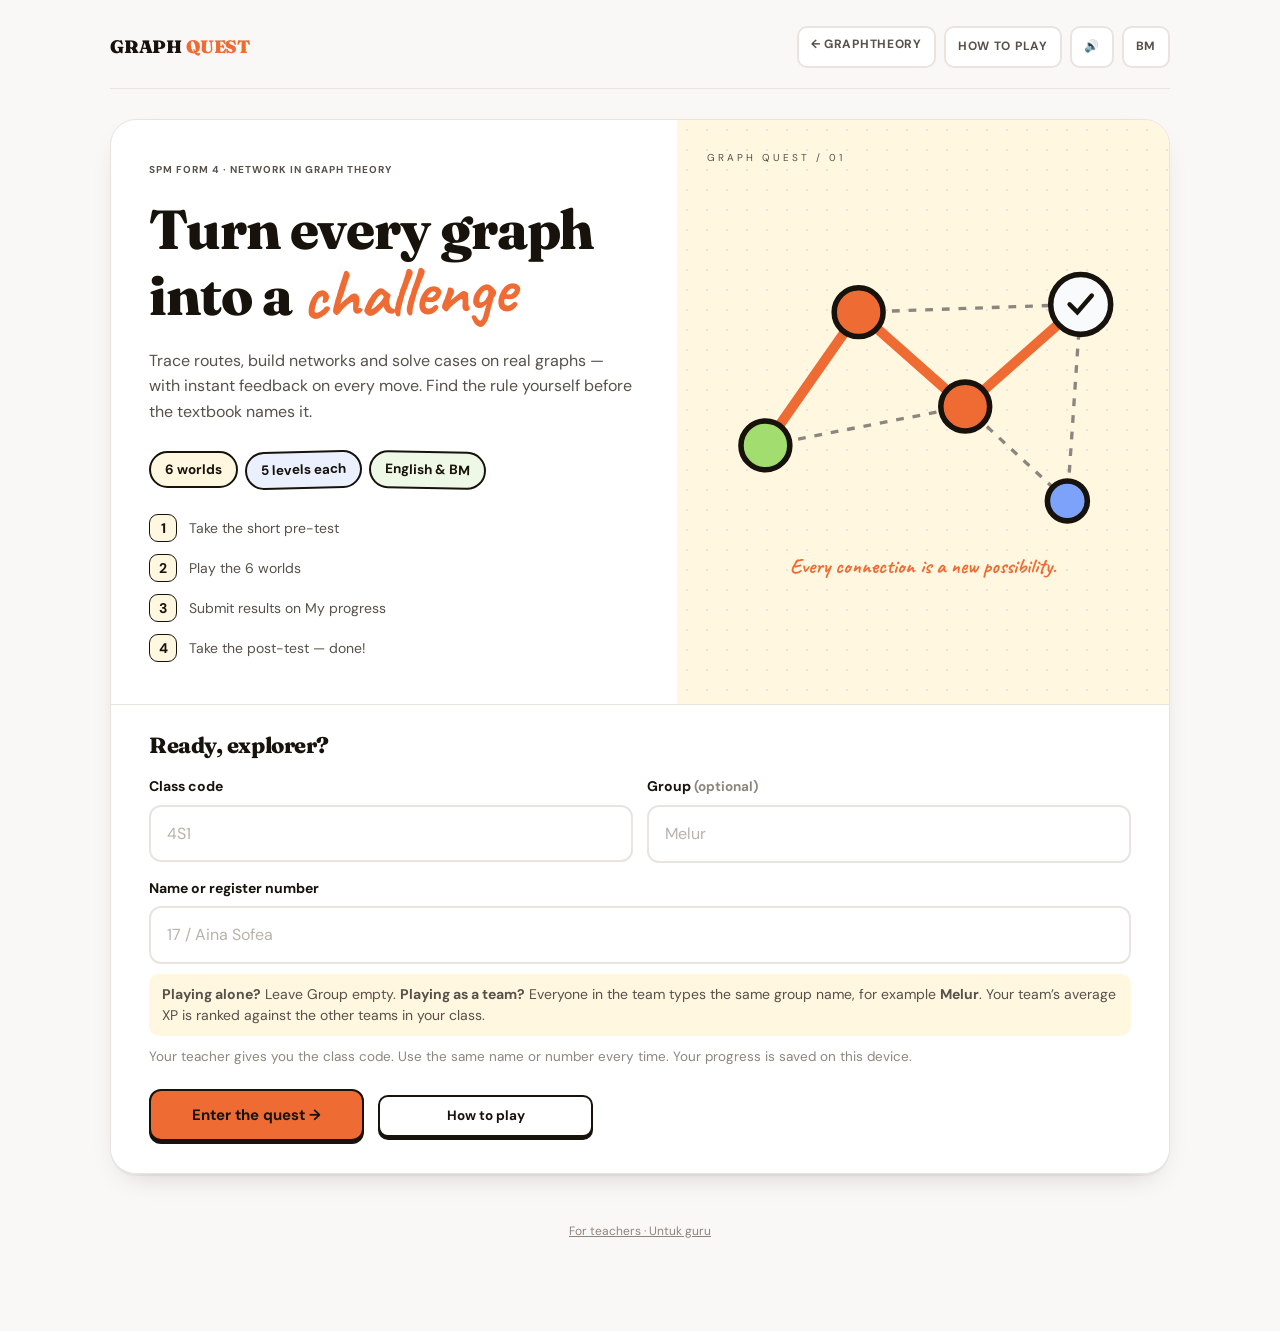
<file: graphquest/index.html>
<!DOCTYPE html>
<html lang="en">

<head>
  <meta charset="utf-8">
  <meta name="viewport" content="width=device-width, initial-scale=1">
  <meta name="copyright" content="© 2025–2026 GraphTheory. Licensed CC BY-NC-ND 4.0.">
  <title>GRAPH QUEST — Turn every graph into a challenge</title>
  <meta name="description"
    content="A graph theory game for SPM Form 4: Network in Graph Theory. Build routes, find shortest paths and discover the rules yourself. English and Bahasa Melayu.">
  <link rel="preconnect" href="https://fonts.googleapis.com">
  <link rel="preconnect" href="https://fonts.gstatic.com" crossorigin>
  <link
    href="https://fonts.googleapis.com/css2?family=Fraunces:opsz,wght@9..144,600..900&family=Caveat:wght@600;700&family=DM+Sans:opsz,wght@9..40,400..700&display=swap"
    rel="stylesheet">
  <style>
    :root {
      --bg: #faf7f7;
      --card: #ffffff;
      --ink: #17130c;
      --ink-soft: #57514a;
      --ink-faint: #8d867e;
      --line: #eae4e1;
      --orange: #ee6c34;
      --orange-soft: #fdeee7;
      --blue: #7ca3f9;
      --blue-soft: #eaf0fe;
      --green: #a2dd70;
      --green-soft: #eef8e6;
      --yellow: #ffd54a;
      --yellow-soft: #fff7e0;
      --terra: #df876e;
      --terra-soft: #fdeae5;
      --r-card: 24px;
      --r-btn: 12px;
      --maxw: 860px;
      --shadow: 0 2px 0 rgba(23, 19, 12, .04), 0 12px 32px -18px rgba(23, 19, 12, .28);
    }

    * {
      box-sizing: border-box;
    }

    html,
    body {
      margin: 0;
      padding: 0;
    }

    body {
      background: var(--bg);
      color: var(--ink);
      font: 16px/1.6 "DM Sans", -apple-system, BlinkMacSystemFont, "Segoe UI", sans-serif;
      -webkit-font-smoothing: antialiased;
    }

    .wrap {
      max-width: var(--maxw);
      margin: 0 auto;
      padding: 18px 20px 90px;
    }

    .card {
      background: var(--card);
      border: 1px solid var(--line);
      border-radius: var(--r-card);
      padding: 30px;
      box-shadow: var(--shadow);
    }

    h1,
    h2,
    h3 {
      font-family: "Fraunces", Georgia, serif;
      font-weight: 800;
      letter-spacing: -0.02em;
      line-height: 1.1;
      margin: 0 0 12px;
    }

    h1 {
      font-size: 38px;
    }

    h2 {
      font-size: 25px;
    }

    h3 {
      font-size: 18px;
      font-weight: 700;
    }

    .script {
      font-family: "Caveat", cursive;
      font-weight: 700;
      color: var(--orange);
      font-size: 1.28em;
      line-height: .9;
      display: inline-block;
      transform: rotate(-2deg);
    }

    p {
      margin: 0 0 14px;
      color: var(--ink-soft);
    }

    .muted {
      color: var(--ink-faint);
      font-size: 13.5px;
    }

    .kicker {
      font-size: 11.5px;
      font-weight: 700;
      letter-spacing: .1em;
      text-transform: uppercase;
      color: var(--ink-faint);
      margin-bottom: 8px;
    }

    b.ink {
      color: var(--ink);
    }

    /* ---- top bar ---- */
    .topbar {
      display: flex;
      justify-content: space-between;
      align-items: center;
      gap: 10px;
      margin-bottom: 18px;
    }

    .brand {
      font-family: "Fraunces", serif;
      font-weight: 900;
      font-size: 18px;
      letter-spacing: -.01em;
      text-decoration: none;
      color: var(--ink);
    }

    .brand i {
      font-style: normal;
      color: var(--orange);
    }

    .toplinks {
      display: flex;
      gap: 8px;
      align-items: center;
    }

    .tlink {
      font: inherit;
      font-size: 12px;
      font-weight: 700;
      letter-spacing: .06em;
      text-transform: uppercase;
      padding: 7px 12px;
      border: 2px solid var(--line);
      border-radius: 10px;
      background: #fff;
      color: var(--ink-soft);
      cursor: pointer;
      text-decoration: none;
    }

    .tlink:hover {
      border-color: var(--orange);
      color: var(--orange);
    }

    /* ---- buttons ---- */
    .btn {
      appearance: none;
      border: 2px solid var(--ink);
      border-radius: var(--r-btn);
      padding: 12px 22px;
      font: inherit;
      font-size: 15px;
      font-weight: 700;
      cursor: pointer;
      background: var(--orange);
      color: var(--ink);
      box-shadow: 0 3px 0 var(--ink);
      transition: transform .08s, box-shadow .08s, background .15s;
    }

    .btn:hover {
      background: #f4854f;
    }

    .btn:active {
      transform: translateY(3px);
      box-shadow: 0 0 0 var(--ink);
    }

    .btn[disabled] {
      background: #e8e3df;
      color: #7a736c;
      border-color: #cfc8c3;
      box-shadow: 0 3px 0 #cfc8c3;
      cursor: not-allowed;
      transform: none;
    }

    .btn.ghost {
      background: #fff;
    }

    .btn.ghost:hover {
      background: #fdf6f2;
    }

    .btn.sm {
      padding: 8px 14px;
      font-size: 13.5px;
      border-radius: 10px;
    }

    .btn.pulse {
      animation: pulse 1.2s ease-in-out infinite;
    }

    @keyframes pulse {
      50% {
        transform: translateY(-2px);
        box-shadow: 0 5px 0 var(--ink);
      }
    }

    .row {
      display: flex;
      gap: 10px;
      align-items: center;
      flex-wrap: wrap;
    }

    .spread {
      justify-content: space-between;
    }

    .hidden {
      display: none !important;
    }

    input[type=text] {
      width: 100%;
      padding: 14px 16px;
      border: 2px solid var(--line);
      border-radius: var(--r-btn);
      font: inherit;
      font-size: 16px;
      background: #fff;
      color: var(--ink);
    }

    input[type=text]:focus {
      outline: none;
      border-color: var(--orange);
    }

    input[type=text]::placeholder {
      color: #b9b2ab;
    }

    input.bad {
      border-color: var(--terra);
    }

    .fld-wide {
      grid-column: 1 / -1;
    }

    .team-note {
      font-size: 14px;
      line-height: 1.5;
      margin: 4px 0 10px;
      padding: 10px 13px;
      border-radius: 10px;
      background: var(--yellow-soft);
    }

    label.fld {
      display: block;
      font-size: 14px;
      font-weight: 700;
      margin: 0 0 7px;
    }

    .fields {
      display: grid;
      grid-template-columns: 1fr 1fr;
      gap: 14px;
      margin: 24px 0 8px;
    }

    /* ---- sticker chips ---- */
    .chips {
      display: flex;
      flex-wrap: wrap;
      gap: 9px;
      margin: 18px 0 4px;
    }

    .chip {
      font-size: 13.5px;
      font-weight: 700;
      padding: 6px 14px;
      border-radius: 99px;
      border: 2px solid var(--ink);
      background: var(--yellow-soft);
    }

    .chip:nth-child(2) {
      background: var(--blue-soft);
      transform: rotate(-1.5deg);
    }

    .chip:nth-child(3) {
      background: var(--green-soft);
      transform: rotate(1.2deg);
    }

    .pill {
      font-size: 11px;
      font-weight: 700;
      padding: 2px 10px;
      border-radius: 99px;
      border: 1.5px solid var(--ink);
      white-space: nowrap;
      display: inline-block;
    }

    .pill.done {
      background: var(--green);
    }

    .pill.part {
      background: var(--yellow);
    }

    .pill.new {
      background: #fff;
    }

    .pill.lock {
      background: #efeae7;
      color: var(--ink-faint);
      border-color: #d8d2ce;
    }

    .pill.alert {
      background: var(--terra);
      color: #fff;
    }

    .doodle {
      position: absolute;
      pointer-events: none;
    }

    /* ---- player strip ---- */
    .player {
      display: flex;
      flex-wrap: wrap;
      gap: 10px;
      align-items: stretch;
      margin: 6px 0 22px;
    }

    .kpi {
      flex: 1;
      min-width: 120px;
      border: 2px solid var(--ink);
      border-radius: 14px;
      padding: 10px 13px;
      background: var(--blue-soft);
      box-shadow: 0 3px 0 var(--ink);
    }

    .kpi b {
      display: block;
      font-family: "Fraunces", serif;
      font-size: 22px;
      font-weight: 800;
      letter-spacing: -0.02em;
      line-height: 1.15;
    }

    .kpi span {
      font-size: 11.5px;
      color: var(--ink-faint);
    }

    .kpi:nth-child(2) {
      background: var(--yellow-soft);
    }

    .kpi:nth-child(3) {
      background: var(--green-soft);
    }

    /* ---- world map ---- */
    .worlds {
      display: grid;
      grid-template-columns: repeat(auto-fit, minmax(245px, 1fr));
      gap: 16px;
    }

    .world {
      position: relative;
      border: 2px solid var(--ink);
      border-radius: 18px;
      padding: 18px 18px 16px;
      background: #fff;
      box-shadow: 0 4px 0 var(--ink);
    }

    .world.locked {
      border-color: #d8d2ce;
      box-shadow: 0 4px 0 #d8d2ce;
      background: #fcfaf9;
    }

    .world.locked h3,
    .world.locked .topic {
      color: var(--ink-faint);
    }

    .world .n {
      width: 32px;
      height: 32px;
      border-radius: 10px;
      border: 2px solid var(--ink);
      display: grid;
      place-items: center;
      font-weight: 700;
      font-size: 14px;
      margin-bottom: 10px;
      transform: rotate(-3deg);
    }

    .world.locked .n {
      border-color: #d8d2ce;
      background: #efeae7 !important;
      color: var(--ink-faint);
    }

    .world h3 {
      margin: 0 0 3px;
    }

    .world .topic {
      font-size: 13.5px;
      color: var(--ink-soft);
      margin-bottom: 12px;
    }

    .world .corner {
      position: absolute;
      top: 16px;
      right: 16px;
    }

    .world.open {
      background: var(--orange-soft);
    }

    .steps {
      display: flex;
      gap: 6px;
    }

    .step {
      flex: 1;
      text-align: center;
      font: inherit;
      font-size: 11px;
      font-weight: 700;
      padding: 7px 2px;
      border-radius: 10px;
      border: 2px solid var(--line);
      background: #fff;
      color: var(--ink-faint);
      line-height: 1.2;
      cursor: pointer;
    }

    .step b {
      display: block;
      font-size: 14px;
    }

    .step.done {
      background: var(--green);
      border-color: var(--ink);
      color: var(--ink);
    }

    .step.now {
      background: var(--orange);
      border-color: var(--ink);
      color: var(--ink);
      box-shadow: 0 3px 0 var(--ink);
    }

    .step[disabled] {
      cursor: not-allowed;
      opacity: .6;
    }

    /* ---- level ---- */
    .lvl-head {
      position: sticky;
      top: 0;
      z-index: 20;
      background: var(--bg);
      padding: 10px 0 12px;
      margin-bottom: 12px;
    }

    .lvl-meta {
      display: flex;
      justify-content: space-between;
      align-items: center;
      gap: 10px;
      margin-bottom: 10px;
      font-size: 13px;
      font-weight: 700;
      color: var(--ink-soft);
    }

    .lvl-meta .clock {
      font-variant-numeric: tabular-nums;
      color: var(--ink-faint);
      white-space: nowrap;
    }

    .lvl-meta .btn {
      white-space: nowrap;
    }

    .mission {
      margin-bottom: 14px;
    }

    .term {
      display: inline-block;
      font-size: 12.5px;
      font-weight: 700;
      padding: 3px 11px;
      border-radius: 99px;
      border: 2px solid var(--ink);
      background: var(--yellow-soft);
      margin: 2px 4px 2px 0;
    }

    .term i {
      font-style: normal;
      color: var(--ink-faint);
      font-weight: 500;
    }

    .banner {
      border: 2px solid var(--ink);
      border-radius: 14px;
      padding: 11px 14px;
      margin: 0 0 12px;
      background: var(--terra-soft);
      font-size: 14.5px;
      font-weight: 600;
      animation: drop .35s cubic-bezier(.2, .7, .3, 1.4);
    }

    @keyframes drop {
      from {
        transform: translateY(-8px);
        opacity: 0;
      }
    }

    .board {
      border: 2px solid var(--ink);
      border-radius: 18px;
      overflow: hidden;
      box-shadow: 0 4px 0 var(--ink);
      background: #fffdfb radial-gradient(#e9e2de 1.2px, transparent 1.3px) 0 0/22px 22px;
    }

    .board svg {
      display: block;
      width: 100%;
      height: auto;
      touch-action: manipulation;
      user-select: none;
      -webkit-user-select: none;
    }

    /* svg parts */
    .edge .hit {
      stroke: transparent;
      stroke-width: 40;
      stroke-linecap: round;
      cursor: pointer;
    }

    .edge .road {
      stroke: var(--ink);
      stroke-width: 3.5;
      stroke-linecap: round;
      transition: stroke .12s;
    }

    .edge:hover .road {
      stroke: var(--orange);
    }

    .edge .route-o {
      stroke: var(--ink);
      stroke-width: 13;
      stroke-linecap: round;
    }

    .edge .route {
      stroke: var(--orange);
      stroke-width: 8;
      stroke-linecap: round;
    }

    .edge.closed .road {
      stroke: var(--terra);
      stroke-dasharray: 9 9;
    }

    .edge.closed .hit {
      cursor: not-allowed;
    }

    .overlay {
      stroke: var(--blue);
      stroke-width: 7;
      stroke-linecap: round;
      stroke-dasharray: 1 14;
      fill: none;
      pointer-events: none;
    }

    .lbl rect {
      fill: #fff;
      stroke: var(--ink);
      stroke-width: 2;
    }

    .lbl.on rect {
      fill: var(--yellow);
    }

    .lbl.closed rect {
      fill: var(--terra-soft);
      stroke: var(--terra);
    }

    .lbl text {
      font: 700 13px "DM Sans", sans-serif;
      fill: var(--ink);
    }

    .lbl text .dim {
      fill: var(--ink-faint);
      font-weight: 500;
    }

    .lbl {
      cursor: pointer;
    }

    .town {
      cursor: pointer;
      outline: none;
    }

    .town .shadow {
      fill: var(--ink);
    }

    .town .dot {
      fill: #fff;
      stroke: var(--ink);
      stroke-width: 2.5;
      transition: fill .15s;
    }

    .town.visited .dot {
      fill: var(--yellow);
    }

    .town.start .dot {
      fill: var(--green);
    }

    .town.end .dot {
      fill: var(--terra);
    }

    .town:focus-visible .dot {
      stroke: var(--orange);
      stroke-width: 4;
    }

    .town .name {
      font: 700 13px "DM Sans", sans-serif;
      fill: var(--ink);
      paint-order: stroke;
      stroke: #fffdfb;
      stroke-width: 5px;
      stroke-linejoin: round;
    }

    .town .tag {
      font: 700 9.5px "DM Sans", sans-serif;
      fill: var(--ink);
      letter-spacing: .06em;
    }

    .ring {
      fill: none;
      stroke: var(--orange);
      stroke-width: 3;
      animation: ring 1.4s ease-out infinite;
      transform-box: fill-box;
      transform-origin: center;
    }

    @keyframes ring {
      from {
        transform: scale(1);
        opacity: .9;
      }

      to {
        transform: scale(1.7);
        opacity: 0;
      }
    }

    .star {
      fill: none;
      stroke: var(--yellow);
      stroke-width: 5;
      stroke-dasharray: 4 5;
    }

    .lorry {
      font-size: 24px;
      pointer-events: none;
    }

    .shake {
      animation: shake .38s;
      transform-box: fill-box;
      transform-origin: center;
    }

    @keyframes shake {

      20%,
      60% {
        transform: translateX(-5px);
      }

      40%,
      80% {
        transform: translateX(5px);
      }
    }

    .readout {
      display: flex;
      justify-content: space-between;
      align-items: center;
      gap: 14px;
      margin: 16px 2px 4px;
    }

    .readout .trail {
      font-size: 14px;
      color: var(--ink-soft);
      line-height: 1.45;
    }

    .readout .total {
      font-family: "Fraunces", serif;
      font-size: 30px;
      font-weight: 800;
      letter-spacing: -0.03em;
      white-space: nowrap;
      font-variant-numeric: tabular-nums;
    }

    .readout .total small {
      font-family: "DM Sans", sans-serif;
      font-size: 13px;
      font-weight: 600;
      color: var(--ink-faint);
    }

    .say {
      min-height: 24px;
      font-size: 14px;
      color: var(--ink-soft);
      margin: 2px 2px 12px;
    }

    .say.warn {
      color: #a4462a;
      font-weight: 600;
    }

    .controls {
      display: flex;
      gap: 9px;
      flex-wrap: wrap;
      align-items: center;
    }

    .controls .grow {
      flex: 1;
    }

    .note {
      border: 2px solid var(--ink);
      border-radius: 16px;
      padding: 17px 19px;
      margin: 16px 0 0;
      background: var(--blue-soft);
    }

    .note.ok {
      background: var(--green-soft);
    }

    .note.warn {
      background: var(--yellow-soft);
    }

    .note.hot {
      background: var(--terra-soft);
    }

    .note h3 {
      margin-bottom: 6px;
      font-size: 17px;
    }

    .note p:last-child {
      margin-bottom: 0;
    }

    .opts {
      display: grid;
      gap: 9px;
      margin-top: 12px;
    }

    .opt {
      appearance: none;
      text-align: left;
      font: inherit;
      font-size: 15px;
      font-weight: 600;
      padding: 12px 15px;
      border: 2px solid var(--ink);
      border-radius: 12px;
      background: #fff;
      color: var(--ink);
      cursor: pointer;
      box-shadow: 0 3px 0 var(--ink);
      transition: transform .08s, box-shadow .08s;
    }

    .opt:hover:not([disabled]) {
      background: var(--orange-soft);
    }

    .opt:active:not([disabled]) {
      transform: translateY(3px);
      box-shadow: 0 0 0 var(--ink);
    }

    .opt[disabled] {
      cursor: default;
      opacity: .55;
    }

    .opt.right {
      background: var(--green);
      opacity: 1;
    }

    .opt.wrong {
      background: var(--terra-soft);
      opacity: 1;
    }

    table {
      width: 100%;
      border-collapse: collapse;
      margin: 10px 0 4px;
      font-size: 14px;
    }

    th,
    td {
      text-align: left;
      padding: 8px 10px;
      border-bottom: 1px solid var(--line);
      vertical-align: top;
    }

    th {
      font-size: 11px;
      letter-spacing: .06em;
      text-transform: uppercase;
      color: var(--ink-faint);
      font-weight: 700;
    }

    td.num,
    th.num {
      text-align: right;
      font-variant-numeric: tabular-nums;
    }

    tr.best td {
      background: var(--green-soft);
      font-weight: 700;
    }

    .xp-row {
      display: flex;
      justify-content: space-between;
      gap: 10px;
      padding: 8px 0;
      border-bottom: 1px solid var(--line);
      font-size: 14.5px;
    }

    .xp-row:last-child {
      border-bottom: 0;
    }

    .xp-row b {
      font-variant-numeric: tabular-nums;
    }

    .xp-row.zero {
      color: var(--ink-faint);
    }

    .xp-total {
      display: flex;
      justify-content: space-between;
      align-items: baseline;
      margin-top: 10px;
      padding-top: 12px;
      border-top: 2px dashed var(--line);
    }

    .xp-total b {
      font-family: "Fraunces", serif;
      font-size: 30px;
      font-weight: 800;
    }

    /* ---- discover ---- */
    .badge {
      display: inline-block;
      background: var(--green);
      border: 2px solid var(--ink);
      font-size: 12.5px;
      font-weight: 700;
      padding: 5px 14px;
      border-radius: 99px;
      margin-bottom: 14px;
      transform: rotate(-2deg);
    }

    .terms {
      display: grid;
      grid-template-columns: repeat(auto-fit, minmax(220px, 1fr));
      gap: 12px;
      margin-top: 14px;
    }

    .tcard {
      border: 2px solid var(--ink);
      border-radius: 14px;
      padding: 13px 15px;
      background: #fff;
      box-shadow: 0 3px 0 var(--ink);
    }

    .tcard b {
      display: block;
      font-family: "Fraunces", serif;
      font-size: 19px;
      font-weight: 800;
      letter-spacing: -.01em;
    }

    .tcard i {
      display: block;
      font-style: normal;
      font-size: 12.5px;
      color: var(--ink-faint);
      font-weight: 700;
      margin-bottom: 6px;
    }

    .tcard span {
      font-size: 14px;
      color: var(--ink-soft);
    }

    .tcard:nth-child(2) {
      background: var(--yellow-soft);
    }

    .tcard:nth-child(3) {
      background: var(--green-soft);
    }

    /* ---- progress ---- */
    .m-bar {
      height: 16px;
      border: 2px solid var(--ink);
      border-radius: 99px;
      background: #fff;
      overflow: hidden;
      margin: 6px 0 3px;
    }

    .m-bar i {
      display: block;
      height: 100%;
      background: var(--orange);
    }

    .m-bar i.warn {
      background: var(--terra);
    }

    .lrow {
      display: flex;
      justify-content: space-between;
      align-items: center;
      gap: 10px;
      padding: 10px 0;
      border-bottom: 1px solid var(--line);
      font-size: 14px;
    }

    .lrow:last-child {
      border-bottom: 0;
    }

    .lrow .trail {
      font-variant-numeric: tabular-nums;
      color: var(--ink-soft);
      letter-spacing: .04em;
    }

    .badges {
      display: grid;
      grid-template-columns: repeat(auto-fill, minmax(170px, 1fr));
      gap: 10px;
      margin-top: 10px;
    }

    .bdg {
      border: 2px solid var(--ink);
      border-radius: 14px;
      padding: 11px 13px;
      background: var(--yellow-soft);
      font-size: 13px;
    }

    .bdg b {
      display: block;
      font-size: 14px;
    }

    .bdg span {
      color: var(--ink-soft);
    }

    .bdg.off {
      border-color: #d8d2ce;
      background: #fcfaf9;
      color: var(--ink-faint);
    }

    .bdg.off b,
    .bdg.off span {
      color: var(--ink-faint);
    }

    .sec-title {
      font-family: "Fraunces", serif;
      font-size: 21px;
      font-weight: 800;
      letter-spacing: -0.02em;
      margin: 32px 0 6px;
      padding-bottom: 10px;
      border-bottom: 2px dashed var(--line);
    }

    .toast {
      position: fixed;
      left: 50%;
      bottom: 22px;
      transform: translateX(-50%) rotate(-1.5deg);
      z-index: 50;
      background: var(--yellow);
      border: 2px solid var(--ink);
      border-radius: 14px;
      padding: 11px 18px;
      font-weight: 700;
      box-shadow: 0 4px 0 var(--ink);
      max-width: calc(100% - 32px);
      animation: drop .35s cubic-bezier(.2, .7, .3, 1.4);
    }

    /* ---- World 1, World 4, Boss (play.js) ---- */
    .edge.off .road {
      stroke: #cdc5c0;
      stroke-dasharray: 7 7;
    }

    .edge.off:hover .road {
      stroke: var(--orange);
    }

    .lbl.off rect {
      fill: #faf7f5;
      stroke: #cdc5c0;
    }

    .lbl.off text {
      fill: var(--ink-soft);
    }

    .lbl.on rect {
      fill: var(--yellow);
    }

    .edge.bad .route {
      stroke: var(--terra);
    }

    .lbl.bad rect {
      fill: var(--terra-soft);
      stroke: var(--terra);
    }

    .edge.ovl .road {
      stroke: var(--blue);
      stroke-width: 7;
      stroke-dasharray: 1 13;
    }

    .arrow {
      fill: var(--ink);
      pointer-events: none;
    }

    .edge.on .arrow {
      fill: var(--ink);
    }

    .town.flag .dot {
      fill: var(--yellow);
    }

    .town.picked .dot {
      fill: var(--orange);
    }

    .town.hintn .dot {
      stroke: var(--yellow);
      stroke-width: 6;
    }

    .town .tag {
      font-size: 12px;
    }

    .tools {
      display: grid;
      grid-template-columns: repeat(auto-fit, minmax(180px, 1fr));
      gap: 10px;
      margin-top: 10px;
    }

    .tool {
      appearance: none;
      text-align: left;
      font: inherit;
      border: 2px solid var(--ink);
      border-radius: 14px;
      background: #fff;
      padding: 11px 13px;
      box-shadow: 0 3px 0 var(--ink);
      cursor: pointer;
      display: grid;
      grid-template-columns: auto 1fr;
      column-gap: 10px;
      align-items: center;
    }

    .tool:hover {
      background: var(--orange-soft);
    }

    .tool:active {
      transform: translateY(3px);
      box-shadow: 0 0 0 var(--ink);
    }

    .tool .ti {
      font-size: 24px;
      grid-row: span 2;
    }

    .tool b {
      font-size: 14.5px;
      color: var(--ink);
    }

    .tool span:last-child {
      font-size: 12.5px;
      color: var(--ink-soft);
    }

    .bosscard.open {
      background: var(--yellow-soft);
    }

    .bosscard .steps {
      grid-template-columns: repeat(4, 1fr);
    }

    /* ---- World 5, World 6, class board ---- */
    .edge.used .road {
      stroke: var(--orange);
      stroke-width: 6;
      stroke-dasharray: 11 7;
    }

    .lbl.used rect {
      fill: var(--orange-soft);
    }

    .edge.clash .road {
      stroke: var(--terra);
      stroke-width: 6;
    }

    .town.s1 .dot {
      fill: #ee6c34;
    }

    .town.s2 .dot {
      fill: #7ca3f9;
    }

    .town.s3 .dot {
      fill: #a2dd70;
    }

    .town.s4 .dot {
      fill: #ffd54a;
    }

    .palette {
      display: flex;
      gap: 8px;
      flex-wrap: wrap;
    }

    .slot {
      appearance: none;
      font: inherit;
      border: 2px solid var(--ink);
      border-radius: 12px;
      padding: 6px 12px;
      cursor: pointer;
      display: grid;
      text-align: left;
      line-height: 1.2;
    }

    .slot b {
      font-size: 16px;
    }

    .slot span {
      font-size: 11.5px;
    }

    .slot.s1 {
      background: #ee6c34;
    }

    .slot.s2 {
      background: #7ca3f9;
    }

    .slot.s3 {
      background: #a2dd70;
    }

    .slot.s4 {
      background: #ffd54a;
    }

    .slot.on {
      box-shadow: 0 4px 0 var(--ink);
      transform: translateY(-3px);
      outline: 3px solid var(--ink);
      outline-offset: 2px;
    }

    .grid2b {
      display: grid;
      grid-template-columns: 1fr 1fr;
      gap: 14px;
    }

    .lrow.me {
      background: var(--yellow-soft);
      border-radius: 8px;
      padding-left: 6px;
      padding-right: 6px;
    }

    @media (max-width: 600px) {
      .grid2b {
        grid-template-columns: 1fr;
      }
    }

    /* ---- Pre-test / post-test / survey ---- */
    .testcard {
      background: var(--green-soft);
      grid-column: 1 / -1;
    }

    .trow {
      display: flex;
      justify-content: space-between;
      align-items: center;
      gap: 10px;
      padding: 9px 0;
      border-top: 1px solid var(--line);
      font-weight: 700;
      font-size: 14.5px;
    }

    .tprog {
      position: sticky;
      top: 0;
      z-index: 20;
      background: var(--bg);
      padding: 12px 0 14px;
      font-size: 13.5px;
      color: var(--ink-soft);
    }

    .tprog .progress {
      height: 12px;
      background: #fff;
      border: 2px solid var(--ink);
      border-radius: 99px;
      overflow: hidden;
      margin-top: 6px;
    }

    .tprog .progress>i {
      display: block;
      height: 100%;
      background: var(--orange);
      transition: width .35s;
    }

    .qn {
      flex: 0 0 auto;
      width: 32px;
      height: 32px;
      border-radius: 9px;
      border: 2px solid var(--ink);
      background: var(--yellow);
      font-weight: 700;
      display: grid;
      place-items: center;
      transform: rotate(-3deg);
    }

    .tdiag {
      margin: 14px 0 4px;
      border: 2px solid var(--line);
      border-radius: 14px;
      background: #fffdfb;
    }

    .tdiag svg {
      display: block;
      width: 100%;
      max-width: 460px;
      height: auto;
      margin: 0 auto;
    }

    input.tnum {
      width: 110px;
      padding: 12px 14px;
      border: 2px solid var(--line);
      border-radius: 12px;
      font: inherit;
      font-size: 22px;
      font-weight: 700;
      text-align: center;
    }

    input.tnum:focus {
      outline: none;
      border-color: var(--orange);
    }

    .opt.chosen {
      background: var(--orange);
    }

    .lk {
      padding: 12px 0;
      border-bottom: 1px solid var(--line);
    }

    .lk p {
      margin: 0 0 8px;
      color: var(--ink);
      font-weight: 500;
    }

    .lk-key {
      display: flex;
      justify-content: space-between;
      font-family: "Caveat", cursive;
      font-size: 18px;
      color: var(--ink-faint);
      border-bottom: 2px dashed var(--line);
      padding-bottom: 8px;
    }

    .scale {
      display: flex;
      gap: 7px;
    }

    .scale button {
      flex: 1;
      height: 46px;
      border: 2px solid var(--line);
      background: #fff;
      border-radius: 11px;
      font: inherit;
      font-size: 15px;
      font-weight: 700;
      color: var(--ink-faint);
      cursor: pointer;
    }

    .scale button:hover {
      border-color: var(--orange);
      color: var(--orange);
    }

    .scale button.on {
      background: var(--orange);
      border-color: var(--ink);
      color: var(--ink);
      box-shadow: 0 3px 0 var(--ink);
    }

    textarea {
      width: 100%;
      padding: 12px 14px;
      border: 2px solid var(--line);
      border-radius: 12px;
      font: inherit;
      font-size: 15px;
      resize: vertical;
    }

    textarea:focus {
      outline: none;
      border-color: var(--orange);
    }

    /* ---- World 2: Graph Detective ---- */
    .ask {
      background: var(--yellow-soft);
      margin: 16px 0 6px;
    }

    .tpad {
      display: grid;
      grid-template-columns: repeat(3, 1fr);
      gap: 8px;
      max-width: 260px;
      margin-top: 12px;
    }

    .tpad button {
      height: 46px;
      border: 2px solid var(--ink);
      background: #fff;
      border-radius: 12px;
      font: inherit;
      font-size: 20px;
      font-weight: 700;
      color: var(--ink);
      cursor: pointer;
      touch-action: manipulation;
    }

    .tpad button:active {
      background: var(--orange);
    }

    .got-badge {
      display: inline-block;
      padding: 8px 14px;
      border: 2px solid var(--ink);
      border-radius: 99px;
      background: var(--yellow);
    }

    .pad {
      display: flex;
      gap: 8px;
      flex-wrap: wrap;
      margin-top: 12px;
    }

    .pad button {
      width: 50px;
      height: 50px;
      border: 2px solid var(--line);
      background: #fff;
      border-radius: 12px;
      font: inherit;
      font-size: 18px;
      font-weight: 700;
      color: var(--ink-soft);
      cursor: pointer;
      transition: all .12s;
    }

    .pad button:hover {
      border-color: var(--orange);
      color: var(--orange);
      transform: translateY(-2px);
    }

    .pad button:active {
      background: var(--orange);
      border-color: var(--ink);
      color: var(--ink);
    }

    ol.clues {
      margin: 10px 0 0;
      padding-left: 22px;
      color: var(--ink);
      font-size: 15.5px;
    }

    ol.clues li {
      margin-bottom: 4px;
    }

    svg path {
      fill: none;
    }

    .edge.hl .road {
      stroke: var(--orange);
      stroke-width: 7;
    }

    .edge.found .road {
      stroke: #3f7a1f;
      stroke-width: 6;
    }

    .town.dim {
      opacity: .28;
    }

    .town.found .dot {
      fill: var(--green);
    }

    .town.ask .dot {
      fill: var(--yellow);
    }

    .deg rect {
      fill: var(--yellow);
      stroke: var(--ink);
      stroke-width: 1.5;
    }

    .deg text {
      font: 700 11.5px "DM Sans", sans-serif;
      fill: var(--ink);
    }

    /* World 2: the clue that ruled out the last place tapped */
    ol.clues li.fail {
      color: var(--orange);
      font-weight: 700;
    }

    /* World 2, Level 3: small loop / twin-corridor explainer */
    .intro2 {
      border-bottom: 1px dashed var(--line, #ccc);
      padding-bottom: 10px;
      margin-bottom: 10px;
      font-size: 14.5px;
    }

    svg.mini {
      width: 100%;
      max-width: 360px;
      display: block;
      margin: 6px 0 0;
    }

    .mini-road {
      stroke: var(--ink);
      stroke-width: 3;
      fill: none;
    }

    .mini-dot {
      fill: var(--yellow);
      stroke: var(--ink);
      stroke-width: 2;
    }

    .mini-lab {
      font: 600 12px "DM Sans", sans-serif;
      fill: var(--ink);
    }

    .mini-plus {
      font: 800 15px "DM Sans", sans-serif;
      fill: var(--orange);
    }

    .disc-grid {
      display: grid;
      grid-template-columns: 1.4fr 1fr;
      gap: 18px;
      align-items: start;
      margin-top: 8px;
    }

    .degtab td,
    .degtab th {
      padding: 7px 10px;
    }

    .degtab tr.sum td {
      font-weight: 700;
      border-top: 2px dashed var(--line);
    }

    input.cell {
      width: 52px;
      padding: 7px 8px;
      text-align: center;
      border: 2px solid var(--line);
      border-radius: 10px;
      font: inherit;
      font-size: 16px;
      font-weight: 700;
      color: var(--ink);
      background: #fff;
    }

    input.cell:focus {
      outline: none;
      border-color: var(--orange);
    }

    input.cell.ok {
      background: var(--green-soft);
      border-color: #3f7a1f;
    }

    input.cell.bad {
      border-color: var(--terra);
      background: var(--terra-soft);
    }

    @media (max-width:600px) {
      .disc-grid {
        grid-template-columns: 1fr;
      }

      .wrap {
        padding: 12px 14px 64px;
      }

      .card {
        padding: 22px 17px;
        border-radius: 20px;
      }

      h1 {
        font-size: 30px;
      }

      h2 {
        font-size: 21px;
      }

      .fields {
        grid-template-columns: 1fr;
      }

      .readout .total {
        font-size: 25px;
      }

      .controls .btn.sm {
        padding: 8px 11px;
      }
    }

    @media (prefers-reduced-motion:reduce) {
      * {
        animation-duration: .01ms !important;
        animation-iteration-count: 1 !important;
        transition-duration: .01ms !important;
      }
    }
  </style>
  <link rel="stylesheet" href="interface.css">
</head>

<body>
  <div class="wrap">

    <div class="topbar">
      <a class="brand" href="./">GRAPH <i>QUEST</i></a>
      <div class="toplinks">
        <a class="tlink" href="../" id="lnk-tool">← GraphTheory</a>
        <button class="tlink hidden" id="nav-map"></button>
        <button class="tlink hidden" id="nav-progress"></button>
        <button class="tlink" id="nav-help"></button>
        <button class="tlink" id="btn-sound"></button>
        <button class="tlink" id="btn-lang">BM</button>
      </div>
    </div>

    <!-- ============ ENTRY ============ -->
    <section id="screen-entry" class="card hidden" style="position:relative;overflow:hidden;">
      <div class="entry-copy">
      <div class="kicker" id="entry-kicker"></div>
      <h1 id="entry-title"></h1>
      <p id="entry-lede" style="font-size:17px;"></p>
      <div class="chips">
        <span class="chip" id="chip-1"></span><span class="chip" id="chip-2"></span><span class="chip"
          id="chip-3"></span>
      </div>
      <ol class="entry-guide" id="entry-guide"></ol>
      </div>
      <div class="quest-art" aria-hidden="true">
        <span class="art-label">GRAPH QUEST / 01</span>
        <svg viewBox="0 0 400 270" fill="none">
          <path d="M58 185L142 65L238 150L342 58M58 185L238 150L330 235M142 65L342 58L330 235" stroke="#8d867e" stroke-width="3" stroke-dasharray="7 8"/>
          <path d="M58 185L142 65L238 150L342 58" stroke="#ee6c34" stroke-width="9" stroke-linejoin="round"/>
          <g stroke="#17130c" stroke-width="5">
            <circle cx="58" cy="185" r="22" fill="#a2dd70"/><circle cx="142" cy="65" r="22" fill="#ee6c34"/>
            <circle cx="238" cy="150" r="22" fill="#ee6c34"/><circle cx="342" cy="58" r="27" fill="#f8fafc"/>
            <circle cx="330" cy="235" r="18" fill="#7ca3f9"/>
          </g>
          <path d="M332 58l7 7 13-15" stroke="#17130c" stroke-width="4" stroke-linecap="round"/>
        </svg>
        <div class="art-caption" id="art-caption"></div>
      </div>
      <div class="entry-join">
      <h2 id="join-title"></h2>
      <div class="fields">
        <div>
          <label class="fld" for="in-class" id="lbl-class"></label>
          <input type="text" id="in-class" placeholder="4S1" autocomplete="off" spellcheck="false" maxlength="20">
        </div>
        <div>
          <label class="fld" for="in-group" id="lbl-group"></label>
          <input type="text" id="in-group" placeholder="Melur" autocomplete="off" spellcheck="false" maxlength="20">
        </div>
        <div class="fld-wide">
          <label class="fld" for="in-reg" id="lbl-reg"></label>
          <input type="text" id="in-reg" placeholder="17 / Aina Sofea" autocomplete="off" spellcheck="false" maxlength="40">
        </div>
      </div>
      <p class="team-note" id="entry-team"></p>
      <p class="muted" id="entry-privacy" style="margin-bottom:22px;"></p>
      <p id="entry-error" class="entry-error" role="alert"></p>
      <button class="btn" id="btn-enter"></button>
      <button class="btn ghost sm" id="btn-entry-help" style="margin-left:10px;"></button>
      </div>
    </section>

    <!-- ============ MAP ============ -->
    <section id="screen-map" class="hidden">
      <div class="kicker" id="map-kicker"></div>
      <h1 id="map-title"></h1>
      <div class="player" id="player"></div>
      <div id="test-banner"></div>
      <div id="next-mission" class="next-mission"></div>
      <div class="map-section"><h2 id="worlds-title"></h2><span id="worlds-caption"></span></div>
      <p id="map-guide" class="map-guide"></p>
      <div id="map-reward" role="status" aria-live="polite"></div>
      <div class="worlds" id="worlds"></div>
      <div class="row" style="margin-top:24px;">
        <button class="btn ghost sm" id="btn-progress"></button>
        <button class="btn ghost sm" id="btn-switch"></button>
      </div>
    </section>

    <!-- ============ HOW TO PLAY ============ -->
    <section id="screen-guide" class="hidden"></section>

    <!-- ============ LEVEL ============ -->
    <section id="screen-level" class="hidden">
      <div class="lvl-head">
        <div class="lvl-meta">
          <button class="btn ghost sm" id="btn-map"></button>
          <span id="lvl-where"></span>
          <span class="clock" id="lvl-clock"></span>
        </div>
        <div class="steps" id="lvl-steps"></div>
      </div>

      <div class="mission">
        <h2 id="lvl-title"></h2>
        <p id="lvl-story" style="margin-bottom:8px;"></p>
        <div id="lvl-terms"></div>
      </div>

      <div id="lvl-banner"></div>
      <div class="board"><svg id="svg" viewBox="0 0 640 400" role="group"></svg></div>

      <div class="dock">
      <div class="readout">
        <div class="trail" id="lvl-trail"></div>
        <div class="total" id="lvl-total"></div>
      </div>
      <div class="say" id="say" role="status" aria-live="polite"></div>

      <div class="controls" id="controls">
        <button class="btn ghost sm" id="btn-undo"></button>
        <button class="btn ghost sm" id="btn-reset"></button>
        <button class="btn ghost sm" id="btn-hint"></button>
        <button class="btn ghost sm" id="btn-learn"></button>
        <span class="grow"></span>
        <button class="btn" id="btn-send" disabled></button>
      </div>
      </div>

      <div id="aid"></div>
      <div id="panel"></div>
    </section>

    <!-- ============ DISCOVER ============ -->
    <!-- ============ CASE (World 2) ============ -->
    <section id="screen-case" class="hidden">
      <div class="lvl-head">
        <div class="lvl-meta">
          <button class="btn ghost sm" id="c-map"></button>
          <span id="c-where"></span>
          <span class="clock" id="c-clock"></span>
        </div>
        <div class="steps" id="c-steps"></div>
      </div>
      <div class="mission">
        <h2 id="c-title"></h2>
        <p id="c-story" style="margin-bottom:8px;"></p>
        <div id="c-terms"></div>
      </div>
      <div class="note ask" id="c-ask"></div>
      <div class="board"><svg id="svg2" viewBox="0 0 640 400" role="group"></svg></div>
      <div class="dock">
      <div class="say" id="c-say" role="status" aria-live="polite"></div>
      <div class="controls">
        <button class="btn ghost sm" id="c-hint"></button>
        <button class="btn ghost sm" id="c-learn"></button>
      </div>
      </div>
      <div id="c-aid"></div>
      <div id="c-panel"></div>
    </section>

    <section id="screen-discover" class="card hidden"></section>

    <!-- ============ PLAY (World 1, World 4, Boss — play.js) ============ -->
    <section id="screen-play" class="hidden"></section>

    <!-- ============ PRE / POST TEST (tests.js) ============ -->
    <section id="screen-test" class="hidden"></section>

    <!-- ============ PROGRESS ============ -->
    <section id="screen-progress" class="hidden"></section>

    <footer style="text-align:center;font-size:12px;color:var(--ink-faint);margin-top:48px;">
      <span class="page-counter" data-page-counter hidden></span>
      <div style="margin-top:8px;"><a href="teacher.html" style="color:inherit;">For teachers · Untuk guru</a></div>
    </footer>
  </div>

  <script src="../counter.js" defer></script>
  <script src="graph.js"></script>
  <script src="adventure.js"></script>
  <script src="sound.js"></script>
  <script src="play.js"></script>
  <script src="lives.js"></script>
  <script src="world1.js"></script>
  <script src="world2.js"></script>
  <script src="world4.js"></script>
  <script src="world5.js"></script>
  <script src="world6.js"></script>
  <script src="boss.js"></script>
  <script src="tests.js"></script>
  <script>
    /* ============================================================
       1. CONFIG  —  paste your Apps Script Web App URL here
       ============================================================ */
    const ENDPOINT = 'https://script.google.com/macros/s/AKfycbzfqG4lKu-Q8FJ5xT8I46_xaXgT-WDPqHfpdvq5FzxpoC17XGZtQ18ToXBkObBTwayX/exec';

    const E = GraphEngine;
    const STORE = 'graphquest.v1';
    const LANG_KEY = 'graphtheory-lang';          // shared with the GraphTheory tool

    /* ============================================================
       2. LANGUAGE
       Every string exists in both. Graph terms follow the
       GraphTheory tool: bucu, sisi, darjah, pemberat, laluan terpendek.
       ============================================================ */
    let LANG = 'en';
    try { const s = localStorage.getItem(LANG_KEY); if (s === 'bm' || s === 'en') LANG = s; } catch (e) { }
    const T = (en, bm) => LANG === 'bm' ? bm : en;

    /* ============================================================
       3. CONTENT — World 3, Shortest Path Race
       Every level was run through the solver: one best route each.
       ============================================================ */
    const n = (id, name, x, y) => ({ id, name, x, y });
    const ed = (a, b, w, m) => m == null ? { a, b, w } : { a, b, w, m };

    const LEVELS = [
      {
        title: ['4 towns', '4 pekan'], target: 45,
        story: ['Flood in Temerloh! A relief lorry must carry supplies to the relief centre (PPS) at Chenor. Every road shows its distance — its <b class="ink">weight</b>. Tap roads to build the shortest route.',
          'Banjir di Temerloh! Sebuah lori bantuan mesti membawa bekalan ke Pusat Pemindahan Sementara (PPS) di Chenor. Setiap jalan menunjukkan jaraknya, iaitu <b class="ink">pemberat</b>nya. Ketik jalan untuk membina laluan terpendek.'],
        terms: true,
        g: {
          nodes: [n('S', 'Temerloh', 80, 200), n('A', 'Mentakab', 300, 90), n('B', 'Kuala Krau', 300, 310), n('T', 'PPS Chenor', 550, 200)],
          edges: [ed('S', 'A', 8), ed('S', 'B', 14), ed('A', 'T', 22), ed('B', 'T', 9), ed('A', 'B', 7)]
        }
      },

      {
        title: ['6 towns', '6 pekan'], target: 75,
        story: ['The water is rising towards Jerantut. Six towns, many roads. Find the shortest road distance to the PPS.',
          'Air semakin naik ke arah Jerantut. Terdapat enam pekan dan banyak jalan. Cari jarak jalan terpendek ke PPS.'],
        g: {
          nodes: [n('S', 'Temerloh', 70, 210), n('M', 'Mentakab', 220, 90), n('K', 'Kuala Krau', 220, 330),
          n('L', 'Lanchang', 390, 110), n('D', 'Kerdau', 390, 300), n('T', 'PPS Jerantut', 560, 200)],
          edges: [ed('S', 'M', 6), ed('S', 'K', 12), ed('M', 'L', 10), ed('K', 'D', 7), ed('L', 'T', 15),
          ed('D', 'T', 11), ed('L', 'D', 5), ed('S', 'L', 29)]
        }
      },

      {
        title: ['Road closed!', 'Jalan ditutup!'], target: 90, close: 6,
        story: ['Heading for the PPS at Maran. Listen for the news — roads can flood while the lorry is on its way.',
          'Lori sedang menuju ke PPS di Maran. Dengar berita kerana jalan boleh dinaiki air semasa lori dalam perjalanan.'],
        g: {
          nodes: [n('S', 'Temerloh', 70, 200), n('A', 'Sanggang', 210, 70), n('B', 'Kuala Krau', 210, 330),
          n('C', 'Chenor', 360, 200), n('D', 'Kerdau', 480, 80), n('T', 'PPS Maran', 590, 270)],
          edges: [ed('S', 'A', 9), ed('S', 'B', 11), ed('A', 'C', 8), ed('B', 'C', 7), ed('A', 'D', 20),
          ed('C', 'D', 9), ed('C', 'T', 14), ed('D', 'T', 12), ed('B', 'T', 26)]
        }
      },

      {
        title: ['Fastest, not shortest', 'Paling pantas, bukan terpendek'], target: 90, key: 'm',
        story: ['The PPS at Triang needs medicine urgently. Each road now shows <b class="ink">km and minutes</b>. The highway is longer but faster. This time find the <b class="ink">fastest</b> route — add up the minutes.',
          'PPS di Triang memerlukan ubat dengan segera. Setiap jalan kini menunjukkan <b class="ink">km dan minit</b>. Lebuh raya lebih jauh tetapi lebih laju. Kali ini, cari laluan <b class="ink">paling pantas</b> dengan menjumlahkan minit.'],
        g: {
          nodes: [n('S', 'Temerloh', 70, 200), n('A', 'Mentakab', 220, 80), n('B', 'Lanchang', 220, 320),
          n('C', 'Kerdau', 400, 80), n('D', 'Bera', 400, 320), n('T', 'PPS Triang', 570, 200)],
          edges: [ed('S', 'A', 10, 15), ed('A', 'C', 18, 30), ed('C', 'T', 14, 22), ed('S', 'B', 16, 14),
          ed('B', 'D', 22, 16), ed('D', 'T', 15, 13), ed('A', 'B', 12, 14), ed('C', 'D', 10, 12)]
        }
      },

      {
        title: ['Random challenge', 'Cabaran rawak'], target: 120, random: true,
        story: ['A new map every time you play. Shortest route to the PPS — no two games the same.',
          'Anda akan mendapat peta baharu setiap kali bermain. Cari laluan terpendek ke PPS. Tiada dua permainan yang sama.']
      }
    ];

    const TOWN_POOL = ['Mentakab', 'Lanchang', 'Kerdau', 'Kuala Krau', 'Sanggang', 'Chenor', 'Bera', 'Triang', 'Jengka', 'Kemayan', 'Karak', 'Mengkarak', 'Jenderak', 'Paya Pulai'];
    const DEST_POOL = ['Maran', 'Jerantut', 'Chenor', 'Triang', 'Bera'];

    const WORLDS = [
      { n: 1, c: '--blue', name: ['Graph Maze', 'Labirin Graf'], topic: ['Paths and connectivity', 'Lorong dan keterkaitan'] },
      { n: 2, c: '--yellow', name: ['Graph Detective', 'Detektif Graf'], topic: ['Degree and types of graph', 'Darjah dan jenis graf'] },
      { n: 3, c: '--orange', name: ['Shortest Path Race', 'Perlumbaan Laluan Terpendek'], topic: ['Weighted graphs', 'Graf berpemberat'], open: true },
      { n: 4, c: '--green', name: ['Build the Network', 'Bina Rangkaian'], topic: ['Trees and minimum total weight', 'Pokok dan jumlah pemberat minimum'] },
      { n: 5, c: '--terra', name: ['Euler Escape', 'Lolos Euler'], topic: ['Bonus · Euler trails', 'Bonus · Surih Euler'], bonus: true },
      { n: 6, c: '--blue', name: ['Colour Master', 'Pakar Warna'], topic: ['Bonus · Graph colouring', 'Bonus · Pewarnaan graf'], bonus: true }
    ];

    const RANKS = [['Novice', 'Pemula'], ['Graph Explorer', 'Penjelajah Graf'], ['Path Finder', 'Pencari Laluan'],
    ['Network Builder', 'Pembina Rangkaian'], ['Graph Master', 'Pakar Graf'], ['Graph Legend', 'Lagenda Graf']];

    const BADGES = [
      { k: 'test_ready', name: ['Ready to Explore', 'Sedia Meneroka'], how: ['Finish the pre-test', 'Selesaikan ujian pra'] },
      { k: 'first_connection', name: ['First Connection', 'Sambungan Pertama'], how: ['Finish your first level', 'Tamatkan tahap pertama anda'] },
      { k: 'sharp_detective', name: ['Sharp Detective', 'Detektif Tajam'], how: ['5 cases without hints · World 2', '5 kes tanpa petunjuk · Dunia 2'] },
      { k: 'road_master', name: ['Road Master', 'Raja Jalan'], how: ['5 best routes in a row', '5 laluan terbaik berturut-turut'] },
      { k: 'budget_engineer', name: ['Budget Engineer', 'Jurutera Bajet'], how: ['3 networks at minimum cost · World 4', '3 rangkaian kos minimum · Dunia 4'] },
      { k: 'euler_explorer', name: ['Euler Explorer', 'Penjelajah Euler'], how: ['Predict 5 escapes · World 5', 'Ramal 5 lolos · Dunia 5'] },
      { k: 'exam_planner', name: ['Exam Planner', 'Perancang Peperiksaan'], how: ['3 timetables, fewest slots · World 6', '3 jadual, slot paling sedikit · Dunia 6'] },
      { k: 'graph_legend', name: ['Graph Legend', 'Lagenda Graf'], how: ['Clear the Boss Level', 'Tamatkan Tahap Bos'] },
      { k: 'team_player', name: ['Team Player', 'Pemain Pasukan'], how: ['Finish a class team challenge', 'Tamatkan cabaran pasukan kelas'] },
      { k: 'test_done', name: ['Quest Complete', 'Pengembaraan Tamat'], how: ['Finish the post-test', 'Selesaikan ujian pasca'] }
    ];
    const tt = pair => T(pair[0], pair[1]);

    /* ============================================================
       4. SAVED PROGRESS  (this device only)
       ============================================================ */
    function blank() { return { classCode: '', group: '', reg: '', best: {}, done: {}, streak: 0, badges: [], discovered: {}, attempts: [], sent: 0, tests: [], testsSent: 0 }; }
    let st = blank();
    try { const raw = localStorage.getItem(STORE); if (raw) st = Object.assign(blank(), JSON.parse(raw)); } catch (e) { }
    function save() { try { localStorage.setItem(STORE, JSON.stringify(st)); } catch (e) { } }

    /* A student is class code + name or register number (e.g. 4S1-17, 4S1-AINA SOFEA).
       Only the part of the class code before a dash is used, as before, so
       students who joined earlier keep the same code. The group (kumpulan) is
       sent alongside and decides the team; it can change without a new code. */
    const studentCode = () => st.classCode.split('-')[0] + '-' + st.reg;
    const whoOf = code => code.slice(code.indexOf('-') + 1);
    const esc = v => String(v).replace(/[&<>"']/g, c => ({ '&': '&amp;', '<': '&lt;', '>': '&gt;', '"': '&quot;', "'": '&#39;' })[c]);
    const tidy = v => String(v || '').trim().replace(/\s+/g, ' ').toUpperCase();
    const NAME_OK = /^[\p{L}\p{N}][\p{L}\p{N} .'@\/-]{0,39}$/u;
    /* The playable worlds. Each has its levels and a start(i). World 3 lives in
       this file; World 2 comes from world2.js. A world missing here shows as
       "Coming soon" on the map. */
    const WORLD = { 3: { levels: LEVELS, start: i => startLevel(i) } };
    if (window.W1) WORLD[1] = W1;
    if (window.W2) WORLD[2] = W2;
    if (window.W4) WORLD[4] = W4;
    if (window.W5) WORLD[5] = W5;
    if (window.W6) WORLD[6] = W6;
    const BONUS_AFTER = 10;                          // bonus worlds open after this many core levels
    const coreCleared = () => [1, 2, 3, 4].reduce((a, w) => a + [1, 2, 3, 4, 5].filter(l => st.done[w + '-' + l]).length, 0);
    if (window.BOSS) WORLD[7] = BOSS;               // the Boss Level is stored as world 7
    /* Hearts refill when a level is opened (lives.js; does nothing unless lives are on). */
    if (window.LIVES) Object.keys(WORLD).forEach(w => {
      const start = WORLD[w].start;
      WORLD[w] = Object.assign({}, WORLD[w], { start: i => { LIVES.begin(+w, i + 1); start(i); } });
    });
    const levelsOf = w => WORLD[w].levels;

    const lvKey = (w, i) => w + '-' + (i + 1);
    function totalXP() {
      let x = Object.values(st.best).reduce((a, b) => a + b, 0);
      x += 20 * Object.keys(st.discovered).filter(k => st.discovered[k]).length;
      return x;
    }
    const rankOf = xp => Math.min(Math.floor(xp / 500), RANKS.length - 1);
    if (st.rankSeen == null) st.rankSeen = rankOf(totalXP());
    const mastery = w => levelsOf(w).reduce((a, _, i) => a + (st.best[lvKey(w, i)] || 0), 0) / levelsOf(w).length;
    const unlocked = (w, i) => i === 0 || !!st.done[lvKey(w, i - 1)];

    /* ============================================================
       5. SCREENS
       ============================================================ */
    const $ = id => document.getElementById(id);
    const SCREENS = ['entry', 'map', 'guide', 'level', 'case', 'play', 'discover', 'progress', 'test'];
    let current = 'entry';
    function show(name) {
      if (name !== 'guide' && typeof stopTour === 'function') stopTour();
      current = name;
      SCREENS.forEach(s => $('screen-' + s).classList.toggle('hidden', s !== name));
      updateNavigation();
      if (window.LIVES) LIVES.render();
      window.scrollTo({ top: 0, behavior: 'instant' });
      requestAnimationFrame(() => {
        const heading = $('screen-' + name).querySelector('h1, h2');
        if (current === name && heading) { heading.tabIndex = -1; heading.focus({ preventScroll: true }); }
      });
    }

    function updateNavigation() {
      const visible = st.classCode && !['entry', 'test'].includes(current);
      $('nav-map').classList.toggle('hidden', !visible);
      $('nav-progress').classList.toggle('hidden', !visible);
      $('nav-map').textContent = T('Map', 'Peta');
      $('nav-progress').textContent = T('My progress', 'Kemajuan saya');
      $('nav-help').classList.toggle('hidden', current === 'test');
      $('nav-help').textContent = T('How to play', 'Cara bermain');
      $('nav-help').setAttribute('aria-label', T('How to play', 'Cara bermain'));
      $('nav-help').setAttribute('aria-current', current === 'guide' ? 'page' : 'false');
      $('nav-map').setAttribute('aria-current', current === 'map' ? 'page' : 'false');
      $('nav-progress').setAttribute('aria-current', current === 'progress' ? 'page' : 'false');
    }
    $('nav-map').addEventListener('click', () => { renderMap(); show('map'); });
    $('nav-progress').addEventListener('click', () => { renderProgress(); show('progress'); });
    $('nav-help').addEventListener('click', () => openGuide(false));

    function toast(msg) {
      const t = document.createElement('div');
      t.className = 'toast'; t.textContent = msg;
      document.body.appendChild(t);
      setTimeout(() => t.remove(), 2800);
    }

    /* ---------- language toggle ---------- */
    function applyLang() {
      document.documentElement.lang = LANG === 'bm' ? 'ms' : 'en';
      $('btn-lang').textContent = LANG === 'bm' ? 'EN' : 'BM';
      $('btn-lang').setAttribute('aria-label', T('Tukar ke Bahasa Melayu', 'Switch to English'));
      $('lnk-tool').textContent = '← GraphTheory';
      soundButton();
      updateNavigation();
      ({ entry: renderEntry, map: renderMap, level: renderLevelAll, case: () => W2.render(), play: () => PLAY.rerender(), discover: renderDiscover, progress: renderProgress, test: () => GQT.render(), guide: renderGuide })[current]();
    }
    function soundButton() {
      $('btn-sound').textContent = SFX.on ? '🔊' : '🔇';
      $('btn-sound').setAttribute('aria-pressed', String(SFX.on));
      $('btn-sound').setAttribute('aria-label', SFX.on ? T('Sound on — tap to mute', 'Bunyi hidup — ketik untuk senyap') : T('Sound off — tap to turn on', 'Bunyi mati — ketik untuk hidupkan'));
      $('btn-sound').title = $('btn-sound').getAttribute('aria-label');
    }
    $('btn-sound').addEventListener('click', () => { SFX.toggle(); soundButton(); if (!SFX.on && window.speechSynthesis) speechSynthesis.cancel(); });

    $('btn-lang').addEventListener('click', () => {
      const entryValues = current === 'entry' ? [$('in-class').value, $('in-group').value, $('in-reg').value] : null;
      LANG = LANG === 'bm' ? 'en' : 'bm';
      try { localStorage.setItem(LANG_KEY, LANG); } catch (e) { }
      applyLang();
      if (entryValues) { $('in-class').value = entryValues[0]; $('in-group').value = entryValues[1]; $('in-reg').value = entryValues[2]; }
    });

    /* ============================================================
       6. ENTRY
       ============================================================ */
    function renderEntry() {
      $('entry-kicker').textContent = T('SPM Form 4 · Network in Graph Theory', 'SPM Tingkatan 4 · Rangkaian dalam Teori Graf');
      $('entry-title').innerHTML = T('Turn every graph into a <span class="script">challenge</span>',
        'Jadikan setiap graf satu <span class="script">cabaran</span>');
      $('entry-lede').textContent = T('Trace routes, build networks and solve cases on real graphs — with instant feedback on every move. Find the rule yourself before the textbook names it.',
        'Jejak laluan, bina rangkaian dan selesaikan kes pada graf sebenar — dengan maklum balas segera bagi setiap langkah. Temui sendiri peraturannya sebelum buku teks menamakannya.');
      $('chip-1').textContent = T('6 worlds', '6 dunia');
      $('chip-2').textContent = T('5 levels each', '5 tahap setiap satu');
      $('chip-3').textContent = T('English & BM', 'BM & English');
      $('lbl-class').textContent = T('Class code', 'Kod kelas');
      $('lbl-group').innerHTML = T('Group <span class="muted">(optional)</span>', 'Kumpulan <span class="muted">(pilihan)</span>');
      $('entry-team').innerHTML = T('<b>Playing alone?</b> Leave Group empty. <b>Playing as a team?</b> Everyone in the team types the same group name, for example <b>Melur</b>. Your team’s average XP is ranked against the other teams in your class.',
        '<b>Bermain seorang?</b> Biarkan Kumpulan kosong. <b>Bermain secara berpasukan?</b> Setiap ahli pasukan menaip nama kumpulan yang sama, contohnya <b>Melur</b>. Purata XP pasukan anda akan disusun dengan pasukan lain dalam kelas anda.');
      $('lbl-reg').textContent = T('Name or register number', 'Nama atau nombor giliran');
      $('entry-privacy').textContent = T('Your teacher gives you the class code. Use the same name or number every time. Your progress is saved on this device.',
        'Guru anda akan memberi kod kelas. Gunakan nama atau nombor yang sama setiap kali. Kemajuan anda disimpan pada peranti ini.');
      $('btn-enter').textContent = T('Enter the quest →', 'Mulakan pengembaraan →');
      $('btn-entry-help').textContent = T('How to play', 'Cara bermain');
      $('entry-guide').innerHTML = [
        T('Take the short pre-test', 'Jawab ujian pra yang ringkas'), T('Play the 6 worlds', 'Main 6 dunia'),
        T('Submit results on My progress', 'Hantar keputusan di Kemajuan saya'), T('Take the post-test — done!', 'Jawab ujian pasca — selesai!')
      ].map((text, i) => '<li><b>' + (i + 1) + '</b><span>' + text + '</span></li>').join('');
      $('join-title').textContent = T('Ready, explorer?', 'Sedia, penjelajah?');
      $('art-caption').textContent = T('Every connection is a new possibility.', 'Setiap sambungan membuka peluang baharu.');
      $('entry-error').textContent = '';

      $('in-class').value = st.classCode; $('in-group').value = st.group || ''; $('in-reg').value = st.reg;
    }
    $('btn-enter').addEventListener('click', () => {
      const cc = $('in-class').value.trim().toUpperCase().replace(/\s+/g, '');
      const gp = tidy($('in-group').value);
      const raw = tidy($('in-reg').value);
      const rg = /^\d{1,3}$/.test(raw) ? String(+raw) : raw;           // 017 → 17; a name stays a name
      const okC = /^[A-Z0-9]+(-[A-Z0-9]+)*$/.test(cc);
      const okG = gp === '' || (NAME_OK.test(gp) && gp.length <= 20);    // empty = playing alone
      const okR = rg !== '0' && NAME_OK.test(rg);
      [['in-class', okC], ['in-group', okG], ['in-reg', okR]].forEach(([id, ok]) => {
        $(id).classList.toggle('bad', !ok); $(id).setAttribute('aria-invalid', String(!ok));
      });
      $('entry-error').textContent = !okC ? T('Enter your class code, for example 4S1.', 'Masukkan kod kelas, contohnya 4S1.')
        : !okG ? T('A group name uses letters and numbers, for example 1 or Melur. Leave it empty to play alone.', 'Nama kumpulan menggunakan huruf dan nombor, contohnya 1 atau Melur. Biarkan kosong jika bermain seorang.')
          : !okR ? T('Enter your name or register number.', 'Masukkan nama atau nombor giliran anda.') : '';
      if (!okC) return $('in-class').focus();
      if (!okG) return $('in-group').focus();
      if (!okR) return $('in-reg').focus();
      const next = cc.split('-')[0] + '-' + rg;
      // a new class or a new name is a new student; changing only the group keeps the progress
      if (st.classCode && studentCode() !== next) {
        if (!confirm(T('This device has progress for ' + studentCode() + '. Start fresh as ' + next + '?',
          'Peranti ini ada kemajuan untuk ' + studentCode() + '. Mula baharu sebagai ' + next + '?'))) return;
        st = blank(); mapMilestones = null;
      }
      st.classCode = cc; st.group = gp; st.groupAsked = true; st.reg = rg; save();
      enterQuest();
    });
    $('btn-entry-help').addEventListener('click', () => openGuide(false));

    /* A new player goes: join → pre-test (skippable) → How to play → map.
       The pre-test comes first so the guide can't give anything away.
       ?test=pre / ?test=post links still open the test straight away. */
    function enterQuest() {
      if (window.LIVES) LIVES.syncClass(ENDPOINT);     // does this class play with lives?
      if (GQT.fromUrl()) return;
      const toMap = () => { renderMap(); show('map'); };
      const afterPre = () => (st.guideSeen ? toMap() : openGuide(true));
      if (GQT.needPre()) return GQT.start('pre', afterPre);
      afterPre();
    }
    ['in-class', 'in-group', 'in-reg'].forEach(id => {
      $(id).setAttribute('aria-describedby', 'entry-error');
      $(id).addEventListener('input', e => { e.target.classList.remove('bad'); e.target.removeAttribute('aria-invalid'); $('entry-error').textContent = ''; });
      $(id).addEventListener('keydown', e => { if (e.key === 'Enter') $('btn-enter').click(); });
    });

    /* ============================================================
       6b. HOW TO PLAY — shown once after the pre-test, then from the top bar
       ============================================================ */
    let guideFirst = false, guideBack = 'map';
    function openGuide(first) {
      guideFirst = !!first;
      guideBack = current === 'guide' ? guideBack : current;
      st.guideSeen = true; save();
      renderGuide(); show('guide');
    }
    /* The quest path: the whole journey on one trail, with "you are here". */
    const GUIDE_ICON = { 1: '🧭', 2: '🔍', 3: '🏁', 4: '🌐', 5: '🚪', 6: '🎨' };
    const BADGE_ICON = { first_connection: '🔗', sharp_detective: '🕵️', road_master: '🛣️', budget_engineer: '💰', euler_explorer: '🗺️', exam_planner: '📅', graph_legend: '👑', team_player: '🤝', test_ready: '🚀', test_done: '🏁' };
    function questStops() {
      const tests = st.tests || [], cleared = Object.keys(st.done).filter(k => st.done[k]).length;
      const postDone = tests.some(r => r.test === 'post'), need = GQT.POST_AFTER_LEVELS;
      const stops = [
        { icon: '🚩', done: !!st.classCode, h: T('Start', 'Mula'),
          say: T('Type the class code from your teacher and your name or register number. Playing as a team? Add your group too.', 'Taip kod kelas daripada guru dan nama atau nombor giliran anda. Bermain secara berpasukan? Isi juga kumpulan anda.') },
        { icon: '📝', done: tests.some(r => r.test === 'pre') || cleared > 0, h: T('Pre-test', 'Ujian pra'),
          say: T('Answer 10 quick questions on your own. It is not for your grade — it shows what you know before playing.', 'Jawab 10 soalan pantas secara sendiri. Ujian ini tidak dikira untuk gred. Ia menunjukkan apa yang anda tahu sebelum bermain.') },
        { icon: '🎮', done: cleared >= need, h: T('Play the 6 worlds', 'Main 6 dunia'), worlds: true,
          say: T('Four core worlds with 5 levels each, then two bonus worlds and the Boss Level. Clear at least ' + need + ' levels. Earn XP and badges as you go.', 'Empat dunia teras dengan 5 tahap setiap satu, kemudian dua dunia bonus dan Tahap Bos. Selesaikan sekurang-kurangnya ' + need + ' tahap. Kumpul XP dan lencana sepanjang perjalanan.') },
        { icon: '📤', done: st.sent > 0, h: T('Submit at My progress', 'Hantar di Kemajuan saya'),
          say: T('Open My progress at the top and press Submit results. Your work goes to your teacher. This doesn’t end the game — you can keep playing and submit again.', 'Buka Kemajuan saya di atas dan tekan Hantar keputusan. Kerja anda dihantar kepada guru. Ini tidak menamatkan permainan. Anda boleh terus bermain dan menghantar keputusan lagi.') },
        { icon: '✏️', done: postDone, h: T('Post-test', 'Ujian pasca'),
          say: T('Take it only when you have finished playing — one try. It waits at the top of the map. Answer 10 questions again, on your own.', 'Jawab ujian ini hanya apabila anda sudah selesai bermain. Anda hanya ada satu cubaan. Ujian ini menunggu di bahagian atas peta. Jawab 10 soalan sekali lagi secara sendiri.') },
        { icon: '🏆', done: postDone, h: T('Finish!', 'Tamat!'),
          say: T('See your score before and after. You can keep playing to earn more badges.', 'Lihat markah anda sebelum dan selepas. Anda boleh terus bermain untuk mengumpul lebih banyak lencana.') }
      ];
      const here = stops.findIndex(x => !x.done);
      return { stops, here };
    }
    function questPathHtml() {
      const { stops, here } = questStops();
      const worlds = '<div class="qp-worlds">' + WORLDS.map(w => {
        const n = (WORLD[w.n] ? levelsOf(w.n) : []).filter((L, i) => st.done[lvKey(w.n, i)]).length;
        return '<span class="qp-world' + (w.bonus ? ' bonus' : '') + '" style="--world-color:var(' + w.c + ')" title="' + tt(w.topic) + '"><i aria-hidden="true">' + GUIDE_ICON[w.n] + '</i>' +
          '<b>' + w.n + '</b> ' + tt(w.name) + (st.classCode ? ' <small>' + n + '/5</small>' : '') + '</span>';
      }).join('') + '<span class="qp-world boss"><i aria-hidden="true">👾</i>' + T('Boss Level', 'Tahap Bos') + '</span></div>';
      return '<ol class="quest-path" id="quest-path">' + stops.map((x, i) =>
        '<li class="qp-stop' + (x.done ? ' done' : '') + (st.classCode && i === here ? ' here' : '') + '" data-i="' + i + '">' +
        '<span class="qp-dot" aria-hidden="true">' + (x.done ? '✓' : x.icon) + '</span>' +
        '<div class="qp-body"><div class="qp-step">' + T('Step ', 'Langkah ') + (i + 1) + (st.classCode && i === here ? ' · <b>' + T('You are here', 'Anda di sini') + '</b>' : '') + '</div>' +
        '<h3>' + x.icon + ' ' + x.h + '</h3><p>' + x.say + '</p>' + (x.worlds ? worlds : '') + '</div></li>').join('') + '</ol>';
    }
    let tourTimer = null;
    function stopTour() {
      clearTimeout(tourTimer); tourTimer = null;
      if (window.speechSynthesis) speechSynthesis.cancel();
      document.querySelectorAll('.qp-stop.lit').forEach(el => el.classList.remove('lit'));
      const b = $('guide-tour'); if (b) b.textContent = '▶ ' + T('Play the tour', 'Main lawatan');
    }
    function playTour() {
      if (tourTimer) return stopTour();
      const { stops } = questStops(), els = document.querySelectorAll('.qp-stop');
      $('guide-tour').textContent = '■ ' + T('Stop the tour', 'Henti lawatan');
      const step = i => {
        els.forEach(el => el.classList.remove('lit'));
        if (i >= els.length) return stopTour();
        const el = els[i]; el.classList.add('lit');
        el.scrollIntoView({ block: 'center', behavior: matchMedia('(prefers-reduced-motion: reduce)').matches ? 'auto' : 'smooth' });
        let wait = 3200;
        SFX.play('step', i);
        if (st.guideSpeak && SFX.on) {
          if (window.speechSynthesis && window.SpeechSynthesisUtterance) {
            speechSynthesis.cancel();
            const u = new SpeechSynthesisUtterance(stops[i].h + '. ' + stops[i].say);
            u.lang = LANG === 'bm' ? 'ms-MY' : 'en-GB'; u.rate = 0.95;
            wait = 1000 + stops[i].say.length * 65;
            speechSynthesis.speak(u);
          }
        }
        tourTimer = setTimeout(() => step(i + 1), wait);
      };
      tourTimer = setTimeout(() => step(0), 10);
    }
    const speakLabel = () => '🗣️ ' + (st.guideSpeak ? T('Read aloud: on', 'Baca kuat: hidup') : T('Read aloud: off', 'Baca kuat: mati'));
    function badgeGalleryHtml() {
      return '<div class="badge-gallery">' + BADGES.map(b => {
        const got = st.badges.includes(b.k);
        return '<div class="bg-item' + (got ? ' got' : '') + '"><span class="bg-icon" aria-hidden="true">' + BADGE_ICON[b.k] + '</span>' +
          '<div><b>' + tt(b.name) + '</b><small>' + tt(b.how) + '</small>' + (got ? '<em>' + T('Earned!', 'Diperoleh!') + '</em>' : '') + '</div></div>';
      }).join('') + '</div>';
    }

    function renderGuide() {
      stopTour();
      const card = (n, h, body) => '<div class="guide-card"><div class="qn">' + n + '</div><div><h3>' + h + '</h3>' + body + '</div></div>';
      const li = items => '<ul>' + items.map(x => '<li>' + x + '</li>').join('') + '</ul>';
      $('screen-guide').innerHTML =
        '<div class="kicker">' + T('Player guide', 'Panduan pemain') + '</div>' +
        '<h1>' + T('How to <span class="script">play</span>', 'Cara <span class="script">bermain</span>') + '</h1>' +
        '<p class="guide-lede">' + T('Graph Quest turns the SPM Form 4 chapter <i>Network in Graph Theory</i> into six worlds of puzzles. Here is everything you need.',
          'Graph Quest menjadikan bab SPM Tingkatan 4 <i>Rangkaian dalam Teori Graf</i> kepada enam dunia teka-teki. Ini semua yang anda perlu tahu.') + '</p>' +
        '<h2 class="guide-h2">' + T('Your quest, step by step', 'Pengembaraan anda, langkah demi langkah') + '</h2>' +
        '<div class="row guide-tools"><button class="btn sm" id="guide-tour">▶ ' + T('Play the tour', 'Main lawatan') + '</button>' +
        '<button class="btn sm ghost" id="guide-speak" aria-pressed="' + !!st.guideSpeak + '">' + speakLabel() + '</button></div>' +
        questPathHtml() +
        '<h2 class="guide-h2">' + T('Badges to collect', 'Lencana untuk dikumpul') + ' <small>' + st.badges.length + ' / ' + BADGES.length + '</small></h2>' +
        '<p class="muted">' + T('A badge pops up the moment you earn it. All of them stay on My progress.', 'Lencana muncul sebaik sahaja anda memperolehnya. Semuanya kekal di Kemajuan saya.') + '</p>' +
        badgeGalleryHtml() +
        '<h2 class="guide-h2">' + T('The details', 'Butiran') + '</h2>' +
        '<div class="guide-grid">' +
        card(1, T('The map', 'Peta'), li([
          T('Four <b>core worlds</b>, 5 levels each. Play them in any order.', 'Empat <b>dunia teras</b>, 5 tahap setiap satu. Main mengikut apa-apa susunan.'),
          T('<b>Your next mission</b> at the top always points to a good next level.', '<b>Misi seterusnya</b> di bahagian atas sentiasa menunjukkan tahap yang sesuai.'),
          T('Two <b>bonus worlds</b> open after 10 core levels; the <b>Boss Level</b> after all 20.', 'Dua <b>dunia bonus</b> dibuka selepas 10 tahap teras; <b>Tahap Bos</b> selepas kesemua 20.')
        ])) +
        card(2, T('Playing a level', 'Bermain satu tahap'), li([
          T('Read the mission, then <b>tap the places and lines</b> on the map.', 'Baca misi, kemudian <b>ketik tempat dan garisan</b> pada peta.'),
          T('Every wrong move is explained. <b>Mistakes cost nothing</b> — try again, your best score counts.', 'Setiap langkah salah diterangkan. <b>Kesilapan tidak merugikan</b> — cuba lagi, markah terbaik anda yang dikira.'),
          T('Stuck? <b>Hint</b> gives a nudge (you lose the no-hint bonus). <b>Learn</b> shows the working (−10 XP).', 'Tersekat? <b>Petunjuk</b> memberi bantuan (bonus tanpa petunjuk hilang). <b>Belajar</b> menunjukkan jalan kerja (−10 XP).'),
          T('After solving, a short <b>quick check</b> asks about the idea behind it.', 'Selepas selesai, <b>semakan pantas</b> bertanya tentang idea di sebaliknya.')
        ])) +
        card(3, T('XP, ranks and badges', 'XP, pangkat dan lencana'), li([
          T('Up to <b>100 XP</b> a level: 60 for solving, 20 for the quick check, 10 for no hints, 10 for speed.', 'Sehingga <b>100 XP</b> setiap tahap: 60 kerana selesai, 20 untuk semakan pantas, 10 tanpa petunjuk, 10 untuk kelajuan.'),
          T('A new <b>rank</b> every 500 XP, from Novice to Graph Legend.', '<b>Pangkat</b> baharu setiap 500 XP, dari Pemula hingga Lagenda Graf.'),
          T('Earn <b>' + BADGES.length + ' badges</b>. See them on My progress.', 'Kumpul <b>' + BADGES.length + ' lencana</b>. Lihat di Kemajuan saya.')
        ])) +
        card(4, T('Discover the rule', 'Temui peraturan'), li([
          T('Finish a world’s 5 levels and <b>Discover</b> opens.', 'Tamatkan 5 tahap sesuatu dunia dan <b>Temui</b> dibuka.'),
          T('Pick the rule you noticed while playing — only then do you see its textbook name (+20 XP).', 'Pilih peraturan yang anda perasan semasa bermain — barulah anda lihat nama dalam buku teks (+20 XP).')
        ])) +
        card(5, T('The two tests', 'Dua ujian'), li([
          T('<b>Pre-test</b>: 10 questions before your first level. It isn’t marked for your grade.', '<b>Ujian pra</b>: 10 soalan sebelum tahap pertama. Tidak dikira untuk gred anda.'),
          T('<b>Post-test</b>: opens after you clear 5 levels and press Submit results. Take it only when you have <b>finished playing</b> — it waits at the top of the map.', '<b>Ujian pasca</b>: dibuka selepas anda selesaikan 5 tahap dan tekan Hantar keputusan. Jawab hanya apabila anda sudah <b>selesai bermain</b> — ia menunggu di bahagian atas peta.'),
          T('Answer on your own — one try, no hints. At the end you see <i>before → after</i>.', 'Jawab sendiri — satu cubaan, tiada petunjuk. Di akhir anda lihat <i>sebelum → selepas</i>.')
        ])) +
        card(6, T('Send results, climb the board', 'Hantar keputusan, naik papan'), li([
          T('Progress is saved <b>on this device</b> — use the same phone or laptop each time.', 'Kemajuan disimpan <b>pada peranti ini</b> — guna telefon atau komputer riba yang sama setiap kali.'),
          T('On <b>My progress</b>, press <b>Submit results</b> to send your work to your teacher. Submit as often as you like — it never ends your game.', 'Di <b>Kemajuan saya</b>, tekan <b>Hantar keputusan</b> untuk menghantar kerja anda kepada guru. Hantar seberapa kerap yang anda mahu — ia tidak menamatkan permainan.'),
          T('The <b>class board</b> shows this week’s teams and players. Your team wins together — help each other.', '<b>Papan kelas</b> menunjukkan pasukan dan pemain minggu ini. Pasukan anda menang bersama — saling membantu.')
        ])) +
        '</div>' +
        '<p class="muted" style="margin-top:18px;">' + T('Tip: the BM / EN button at the top switches language at any time.', 'Tip: butang BM / EN di atas menukar bahasa pada bila-bila masa.') + '</p>' +
        '<div class="row" style="margin-top:14px;"><button class="btn" id="guide-go">' +
        (!st.classCode ? T('← Back', '← Kembali') : guideFirst ? T('Start playing →', 'Mula bermain →') : T('Back', 'Kembali')) + '</button></div>';
      $('guide-tour').addEventListener('click', playTour);
      $('guide-speak').addEventListener('click', () => {
        st.guideSpeak = !st.guideSpeak; save();
        if (!st.guideSpeak && window.speechSynthesis) speechSynthesis.cancel();
        const b = $('guide-speak'); b.setAttribute('aria-pressed', String(st.guideSpeak));
        b.textContent = speakLabel();
      });
      $('guide-go').addEventListener('click', () => {
        stopTour();
        if (!st.classCode) { renderEntry(); return show('entry'); }
        if (guideFirst || !['map', 'progress'].includes(guideBack)) { renderMap(); return show('map'); }
        if (guideBack === 'progress') { renderProgress(); return show('progress'); }
        renderMap(); show('map');
      });
    }

    /* ============================================================
       7. WORLD MAP
       ============================================================ */
    let mapMilestones = null;
    function renderMap() {
      const xp = totalXP(), r = rankOf(xp);
      $('map-kicker').textContent = T('Graph Quest · ', 'Graph Quest · ') + studentCode();
      $('map-title').innerHTML = T('Pick a <span class="script">world</span>', 'Pilih satu <span class="script">dunia</span>');
      $('player').innerHTML =
        '<div class="kpi"><b>' + xp + ' XP</b><span>' + T('total', 'jumlah') + '</span></div>' +
        '<div class="kpi"><b>' + tt(RANKS[r]) + '</b><span>' +
        (r < RANKS.length - 1 ? T((500 - xp % 500) + ' XP to next rank', (500 - xp % 500) + ' XP ke pangkat seterusnya') : T('top rank', 'pangkat tertinggi')) + '</span></div>' +
        '<div class="kpi"><b>' + st.badges.length + ' / ' + BADGES.length + '</b><span>' + T('badges', 'lencana') + '</span></div>';

      $('test-banner').innerHTML = GQT.banner() || submitBanner();
      $('worlds-title').textContent = T('Your adventure map', 'Peta pengembaraan anda');
      $('map-guide').textContent = T('Follow the trail, or choose any core world. Each location holds five challenges.', 'Ikuti jejak, atau pilih mana-mana dunia teras. Setiap lokasi mempunyai lima cabaran.');
      $('worlds-caption').textContent = T('Explore · Solve · Discover', 'Teroka · Selesaikan · Temui');
      const coreWorlds = WORLDS.filter(w => WORLD[w.n] && !w.bonus);
      const last = [...st.attempts].reverse().find(a => coreWorlds.some(w => w.n === a.world));
      const unfinished = w => levelsOf(w.n).some((_, i) => !st.done[lvKey(w.n, i)]);
      const nextWorld = coreWorlds.find(w => last && w.n === last.world && unfinished(w)) || coreWorlds.find(unfinished);
      const nextLevel = nextWorld ? levelsOf(nextWorld.n).findIndex((_, i) => !st.done[lvKey(nextWorld.n, i)]) : -1;
      $('next-mission').innerHTML = '<div><div class="kicker">' + T('YOUR NEXT MISSION', 'MISI SETERUSNYA') + '</div><h2>' +
        (nextWorld ? tt(nextWorld.name) : T('Core worlds complete!', 'Dunia teras selesai!')) + '</h2><p>' +
        (nextWorld ? T('Level ', 'Tahap ') + (nextLevel + 1) + ' · ' + tt(levelsOf(nextWorld.n)[nextLevel].title) : T('Explore the bonus worlds below or replay to improve your score.', 'Teroka dunia bonus di bawah atau main semula untuk menambah markah.')) +
        '</p></div>' + (nextWorld ? '<button class="btn" id="btn-next-mission">' + T(st.attempts.length ? 'Continue quest →' : 'Start playing →', st.attempts.length ? 'Teruskan →' : 'Mula bermain →') + '</button>' : '') +
        '<div class="quest-progress"><span>' + T('Core levels cleared', 'Tahap teras selesai') + ' <b>' + coreCleared() + '/20</b></span><progress max="20" value="' + coreCleared() + '" aria-label="' + T('Core levels cleared', 'Tahap teras selesai') + '"></progress></div>';
      if (nextWorld) $('btn-next-mission').addEventListener('click', () => {
        if (!GQT.gate(() => WORLD[nextWorld.n].start(nextLevel))) WORLD[nextWorld.n].start(nextLevel);
      });
      const milestones = WORLDS.filter(w => WORLD[w.n] && levelsOf(w.n).every((_, i) => st.done[lvKey(w.n, i)])).map(w => 'world-' + w.n);
      if (coreCleared() >= BONUS_AFTER) milestones.push('bonus');
      if (coreCleared() === 20) milestones.push('boss');
      const gained = mapMilestones && milestones.filter(m => !mapMilestones.includes(m));
      $('map-reward').innerHTML = gained && gained.length ? '<div class="map-celebration"><span aria-hidden="true">✦</span> ' +
        (gained.includes('boss') ? T('Boss destination unlocked! Your final challenge awaits.', 'Destinasi Bos dibuka! Cabaran terakhir menanti anda.') : gained.includes('bonus') ? T('New paths unlocked! Explore both bonus worlds.', 'Laluan baharu dibuka! Teroka kedua-dua dunia bonus.') : T('World cleared! Your adventure flag is up.', 'Dunia selesai! Bendera pengembaraan anda dikibarkan.')) + '</div>' : '';
      mapMilestones = milestones;
      const worldCards = WORLDS.map(w => {
        const head = worldLandmark(w.n) + '<div class="n" style="background:var(' + w.c + ')">' + w.n + '</div>' +
          '<h3>' + tt(w.name) + '</h3><div class="topic">' + tt(w.topic) + '</div>';
        if (!WORLD[w.n]) {
          return '<div class="world locked" style="--world-color:var(' + w.c + ')">' + head +
            '<span class="corner pill lock">' + T('Coming soon', 'Akan datang') + '</span></div>';
        }
        if (w.bonus && coreCleared() < BONUS_AFTER) {
          return '<div class="world locked" style="--world-color:var(' + w.c + ')">' + head +
            '<span class="corner pill lock">' + T('Clear ' + BONUS_AFTER + ' core levels · ', 'Selesaikan ' + BONUS_AFTER + ' tahap teras · ') + coreCleared() + ' / ' + BONUS_AFTER + '</span></div>';
        }
        const LV = levelsOf(w.n), k = i => lvKey(w.n, i);
        const doneN = LV.filter((_, i) => st.done[k(i)]).length;
        const next = LV.findIndex((_, i) => !st.done[k(i)]);
        const steps = LV.map((_, i) => {
          const cls = st.done[k(i)] ? 'done' : (i === next ? 'now' : '');
          const dis = unlocked(w.n, i) ? '' : ' disabled';
          return '<button class="step ' + cls + '" data-world="' + w.n + '" data-level="' + i + '"' + dis + ' aria-label="' + T('Level ', 'Tahap ') + (i + 1) + '">' +
            '<b>' + (st.done[k(i)] ? '✓' : i + 1) + '</b>' + (st.best[k(i)] ? st.best[k(i)] : '·') + '</button>';
        }).join('');
        const pill = doneN === LV.length ? '<span class="corner pill done">' + T('Cleared', 'Selesai') + '</span>'
          : '<span class="corner pill part">' + doneN + ' / ' + LV.length + '</span>';
        const disc = doneN === LV.length
          ? '<button class="btn sm' + (st.discovered[w.n] ? ' ghost' : ' pulse') + '" data-discover="' + w.n + '" style="margin-top:12px;">' +
          (st.discovered[w.n] ? T('Discover ✓', 'Temui ✓') : T('Discover the rule', 'Temui peraturannya')) + '</button>' : '';
        return '<div class="world open' + (nextWorld && nextWorld.n === w.n ? ' recommended' : '') + (doneN === LV.length ? ' cleared' : '') + '" style="--world-color:var(' + w.c + ')">' + head + (doneN === LV.length ? '<span class="world-flag" aria-hidden="true">⚑</span>' : '') + pill + '<div class="steps">' + steps + '</div>' + disc + '</div>';
      });
      $('worlds').innerHTML = '<div class="core-trail">' + worldCards.slice(0, 4).map((card, i) => '<div class="trail-stop"><span class="trail-marker" aria-hidden="true">' + (i + 1) + '</span>' + card + '</div>').join('') + '</div>' +
        '<section class="bonus-trail" aria-labelledby="bonus-heading"><h3 id="bonus-heading">' + T('The bonus trails', 'Jejak bonus') + '</h3><p>' + T('Two extra adventures · unlock after 10 core levels', 'Dua pengembaraan tambahan · dibuka selepas 10 tahap teras') + '</p><div class="bonus-worlds">' + worldCards.slice(4).join('') + '</div></section>' +
        (window.BOSS ? '<section class="boss-destination" aria-label="' + T('Final destination', 'Destinasi terakhir') + '"><div class="kicker">' + T('FINAL DESTINATION', 'DESTINASI TERAKHIR') + '</div>' + BOSS.card().replace('<div class="n"', worldLandmark(7) + '<div class="n"') + '</section>' : '') + GQT.card();

      $('btn-progress').textContent = T('My progress', 'Kemajuan saya');
      $('btn-switch').textContent = T('Not ' + studentCode() + '? Change', 'Bukan ' + studentCode() + '? Tukar');
    }
    $('test-banner').addEventListener('click', e => {
      const b = e.target.closest('[data-test]');
      if (b) GQT.start(b.dataset.test);
      if (e.target.closest('[data-submit]')) submitNow();
    });

    /* ---------- reminders to submit results ----------
       Students only send their work from My progress, so remind them at the
       moments that matter: the level that unlocks the post-test, the end of a
       world, and all 20 core levels. The map keeps a banner while anything
       from 5 cleared levels on is unsent. */
    const unsentCount = () => st.attempts.length - st.sent + unsentTests().length;
    const clearedCount = () => Object.keys(st.done).filter(k => st.done[k]).length;
    function submitWhy() {
      const post = (st.tests || []).some(r => r.test === 'post');
      if (!post && !st.sent) return T('Send your results to your teacher. It doesn’t end your game — keep playing and submit again any time.', 'Hantar keputusan anda kepada guru. Ia tidak menamatkan permainan — teruskan bermain dan hantar lagi bila-bila masa.');
      if (coreCleared() === 20) return T('You cleared all 20 core levels! Send your results so your teacher sees them.', 'Anda selesaikan kesemua 20 tahap teras! Hantar keputusan supaya guru anda melihatnya.');
      return T('You have new results. Send them so your teacher sees your latest work.', 'Anda ada keputusan baharu. Hantar supaya guru anda melihat kerja terkini anda.');
    }
    function submitBanner() {
      const n = unsentCount();
      if (!n || clearedCount() < GQT.POST_AFTER_LEVELS) return '';
      return '<div class="test-banner submit"><div><div class="kicker">' + T('DON’T FORGET', 'JANGAN LUPA') + '</div><h2>📤 ' +
        T('Submit your results', 'Hantar keputusan anda') + '</h2><p>' + submitWhy() + ' <b>' +
        T(n + (n === 1 ? ' result' : ' results') + ' waiting.', n + ' keputusan menunggu.') + '</b></p></div>' +
        '<button class="btn pulse" data-submit>' + T('Submit now →', 'Hantar sekarang →') + '</button></div>';
    }
    function submitNote(w, i) {
      if (!unsentCount()) return '';
      const c = clearedCount(), last = i === levelsOf(w).length - 1;
      if (!(c === GQT.POST_AFTER_LEVELS || last || coreCleared() === 20)) return '';
      return '<div class="submit-note"><p>📤 ' + submitWhy() + '</p><button class="btn sm" data-go="submit">' + T('Submit now', 'Hantar sekarang') + '</button></div>';
    }
    function submitNow() { renderProgress(); show('progress'); sendResults(); }
    $('worlds').addEventListener('click', e => {
      const b = e.target.closest('[data-level]');
      if (b && !b.disabled) {
        const w = +b.dataset.world, i = +b.dataset.level;
        if (GQT.gate(() => WORLD[w].start(i))) return;   // the pre-test comes first, once
        return WORLD[w].start(i);
      }
      const bb = e.target.closest('[data-boss]');
      if (bb && !bb.disabled) return BOSS.start(+bb.dataset.boss);
      const tb = e.target.closest('[data-test]');
      if (tb) return GQT.start(tb.dataset.test);
      const d = e.target.closest('[data-discover]');
      if (d) openDiscover(+d.dataset.discover);
    });
    $('btn-progress').addEventListener('click', () => { renderProgress(); show('progress'); });
    $('btn-switch').addEventListener('click', () => { renderEntry(); show('entry'); });

    /* ============================================================
       8. LEVEL — state
       ============================================================ */
    let run = null, clockTimer = null;

    function shuffled(arr, R) { const a = arr.slice(); for (let i = a.length - 1; i > 0; i--) { const j = Math.floor(R() * (i + 1));[a[i], a[j]] = [a[j], a[i]]; } return a; }

    function startLevel(i) {
      const L = LEVELS[i];
      let g;
      if (L.random) {
        const seed = (Date.now() ^ (Math.random() * 1e9)) >>> 0, R = E.rng(seed);
        const names = ['Temerloh'].concat(shuffled(TOWN_POOL, R).slice(0, 5), ['PPS ' + DEST_POOL[Math.floor(R() * DEST_POOL.length)]]);
        g = E.generate(seed, { n: 7, names });
      } else {
        g = JSON.parse(JSON.stringify(L.g));
      }
      run = {
        i, L, g, s: 'S', t: 'T', key: L.key || 'w', closed: new Set(), closeFired: false,
        route: { nodes: ['S'], edges: [] }, t0: Date.now(), hints: 0, learn: 0,
        locked: false, overlay: null, hintNode: null, phase: 'play', lastCheck: null
      };
      $('aid').innerHTML = ''; $('panel').innerHTML = '';
      show('level'); renderLevelAll();     // show first: the map measures its width
      clearInterval(clockTimer);
      clockTimer = setInterval(tickClock, 1000);
    }

    const node = id => run.g.nodes.find(v => v.id === id);
    const endOf = () => run.route.nodes[run.route.nodes.length - 1];
    const secs = () => Math.round((Date.now() - run.t0) / 1000);
    const unit = () => run.key === 'm' ? 'min' : 'km';
    function tickClock() {
      if (current !== 'level' || !run) return;
      if (run.phase === 'play') $('lvl-clock').textContent = '⏱ ' + secs() + ' / ' + run.L.target + ' s';
    }
    let resizeTimer = null;
    window.addEventListener('resize', () => {
      clearTimeout(resizeTimer);
      resizeTimer = setTimeout(() => {
        if (current === 'level' && run && ($('svg').parentElement.clientWidth < 560) !== portrait) drawGraph();
      }, 150);
    });

    /* ============================================================
       9. LEVEL — drawing
       ============================================================ */
    function renderLevelAll() {
      const i = run.i, L = run.L;
      $('btn-map').textContent = T('← Map', '← Peta');
      $('lvl-where').textContent = T('World 3 · Level ', 'Dunia 3 · Tahap ') + (i + 1) + T(' of ', ' daripada ') + LEVELS.length;
      $('lvl-steps').innerHTML = LEVELS.map((_, k) => {
        const cls = k === i ? 'now' : (st.done[lvKey(3, k)] ? 'done' : '');
        return '<div class="step ' + cls + '" style="cursor:default"><b>' + (st.done[lvKey(3, k)] && k !== i ? '✓' : k + 1) + '</b></div>';
      }).join('');
      $('lvl-title').innerHTML = T('Level ', 'Tahap ') + (i + 1) + ' · <span class="script">' + tt(L.title) + '</span>';
      $('lvl-story').innerHTML = tt(L.story);
      $('lvl-terms').innerHTML = L.terms
        ? '<span class="term">' + T('weight', 'pemberat') + ' <i>· ' + T('pemberat', 'weight') + '</i></span>' +
        '<span class="term">' + T('vertex', 'bucu') + ' <i>· ' + T('bucu', 'vertex') + '</i></span>' +
        '<span class="term">' + T('edge', 'sisi') + ' <i>· ' + T('sisi', 'edge') + '</i></span>'
        : '';
      $('btn-undo').textContent = T('Undo', 'Buat asal');
      $('btn-reset').textContent = T('Start again', 'Mula semula');
      $('btn-hint').textContent = T('Hint', 'Petunjuk');
      $('btn-learn').textContent = T('Learn', 'Belajar');
      $('btn-send').textContent = T('Send the lorry', 'Hantar lori');
      $('svg').setAttribute('aria-label', T('Map of towns and roads', 'Peta pekan dan jalan'));
      renderBanner(); drawGraph(); renderReadout(); renderAid(); renderPanel(); tickClock();
    }

    function labelFor(e) {
      if (run.key === 'm') return { w: 92, html: '<tspan class="dim">' + e.w + ' km · </tspan>' + e.m + ' min' };
      return { w: 50, html: e.w + ' km' };
    }

    /* On a phone the map turns on its side (start at the top, PPS at the bottom)
       so towns and roads stay big enough to tap. */
    let portrait = false;
    const P = v => portrait ? { id: v.id, name: v.name, x: v.y, y: v.x } : v;

    function drawGraph() {
      const g = run.g, r = run.route, on = new Set(r.edges), visited = new Set(r.nodes), end = endOf();
      const focused = document.activeElement && document.activeElement.dataset ? document.activeElement.dataset.node : null;
      portrait = $('svg').parentElement.clientWidth < 560;
      $('svg').setAttribute('viewBox', portrait ? '0 0 400 640' : '0 0 640 400');
      let roads = '', over = '', labels = '', towns = '';

      g.edges.forEach((e, i) => {
        const A = P(node(e.a)), B = P(node(e.b)), closed = run.closed.has(i);
        const xy = 'x1="' + A.x + '" y1="' + A.y + '" x2="' + B.x + '" y2="' + B.y + '"';
        roads += '<g class="edge' + (closed ? ' closed' : '') + '" data-edge="' + i + '" id="e' + i + '">' +
          '<line class="hit" ' + xy + '/><line class="road" ' + xy + '/>' +
          (on.has(i) ? '<line class="route-o" ' + xy + '/><line class="route" ' + xy + '/>' : '') + '</g>';
        const mx = (A.x + B.x) / 2, my = (A.y + B.y) / 2, lb = labelFor(e);
        const w = closed ? 70 : lb.w;
        labels += '<g class="lbl' + (on.has(i) ? ' on' : '') + (closed ? ' closed' : '') + '" data-edge="' + i + '" id="l' + i + '">' +
          '<rect x="' + (mx - w / 2) + '" y="' + (my - 13) + '" width="' + w + '" height="26" rx="9"/>' +
          '<text x="' + mx + '" y="' + (my + 4.5) + '" text-anchor="middle">' + (closed ? T('✗ closed', '✗ ditutup') : lb.html) + '</text></g>';
      });

      if (run.overlay) run.overlay.edges.forEach(i => {
        const A = P(node(g.edges[i].a)), B = P(node(g.edges[i].b));
        over += '<line class="overlay" x1="' + A.x + '" y1="' + A.y + '" x2="' + B.x + '" y2="' + B.y + '"/>';
      });

      g.nodes.map(P).forEach(v => {
        const cls = v.id === run.s ? 'start' : v.id === run.t ? 'end' : visited.has(v.id) ? 'visited' : '';
        const tag = v.id === run.s ? T('START', 'MULA') : v.id === run.t ? 'PPS' : '';
        towns += '<g class="town ' + cls + '" data-node="' + v.id + '" id="n' + v.id + '" tabindex="0" role="button" aria-label="' + v.name + '">' +
          (run.hintNode === v.id ? '<circle class="star" cx="' + v.x + '" cy="' + v.y + '" r="30"/>' : '') +
          (v.id === end && run.phase === 'play' ? '<circle class="ring" cx="' + v.x + '" cy="' + v.y + '" r="20"/>' : '') +
          '<circle class="hitn" cx="' + v.x + '" cy="' + v.y + '" r="34" fill="transparent"/>' +
          '<circle class="shadow" cx="' + v.x + '" cy="' + (v.y + 3) + '" r="19"/>' +
          '<circle class="dot" cx="' + v.x + '" cy="' + v.y + '" r="19"/>' +
          (tag ? '<text class="tag" x="' + v.x + '" y="' + (v.y + 3.5) + '" text-anchor="middle">' + (tag === 'PPS' ? 'PPS' : '▶') + '</text>' : '') +
          '<text class="name" x="' + v.x + '" y="' + (v.y + 39) + '" text-anchor="middle">' + v.name + '</text></g>';
      });

      const E0 = P(node(end));
      const lorry = '<text class="lorry" x="' + E0.x + '" y="' + (E0.y - 25) + '" text-anchor="middle">🚚</text>';
      $('svg').innerHTML = roads + over + labels + towns + lorry;
      if (focused && $('n' + focused)) $('n' + focused).focus();
    }

    function renderReadout() {
      const r = run.route;
      $('lvl-trail').textContent = r.nodes.map(id => node(id).name).join(' → ');
      const km = E.total(run.g, r.edges, 'w');
      $('lvl-total').innerHTML = run.key === 'm'
        ? E.total(run.g, r.edges, 'm') + '<small> min · ' + km + ' km</small>'
        : km + '<small> km</small>';
      const arrived = endOf() === run.t;
      $('btn-send').disabled = !arrived || run.phase !== 'play';
      $('btn-send').classList.toggle('pulse', arrived && run.phase === 'play');
      $('btn-undo').disabled = !r.edges.length || run.phase !== 'play';
      $('btn-reset').disabled = !r.edges.length || run.phase !== 'play';
      $('btn-hint').disabled = run.phase !== 'play';
      $('btn-learn').disabled = run.phase !== 'play';
    }

    function renderBanner() {
      if (!run.closeFired) { $('lvl-banner').innerHTML = ''; return; }
      const e = run.g.edges[run.L.close];
      $('lvl-banner').innerHTML = '<div class="banner">📻 ' + T(
        'News flash: the ' + node(e.a).name + ' – ' + node(e.b).name + ' road is flooded and closed! Find another way.',
        'Berita terkini: jalan ' + node(e.a).name + ' – ' + node(e.b).name + ' dinaiki air dan ditutup! Cari jalan lain.') + '</div>';
    }

    function say(msg, warn) { if (warn && msg) SFX.play('wrong'); $('say').textContent = msg || ''; $('say').classList.toggle('warn', !!warn); }
    function shake(id) {
      const el = $(id); if (!el) return;
      el.classList.remove('shake'); void el.getBBox(); el.classList.add('shake');
      el.addEventListener('animationend', () => el.classList.remove('shake'), { once: true });
    }

    /* ============================================================
       10. LEVEL — play
       ============================================================ */
    function fireClosure() {
      if (run.L.close == null || run.closeFired) return;
      run.closeFired = true;
      run.closed.add(run.L.close);
      const k = run.route.edges.indexOf(run.L.close);
      if (k >= 0) { run.route.edges.length = k; run.route.nodes.length = k + 1; }
      renderBanner();
    }

    function tapEdge(i) {
      if (run.phase !== 'play') return;
      const e = run.g.edges[i], r = run.route, end = endOf();
      if (r.edges.length && r.edges[r.edges.length - 1] === i) return undo();
      if (run.closed.has(i)) { shake('e' + i); return say(T('This road is closed — banjir. Find another way.', 'Jalan ini ditutup kerana banjir. Cari jalan lain.'), true); }
      if (end === run.t) return say(T('The lorry is at the PPS. Send it, or undo a road.', 'Lori sudah tiba di PPS. Hantar lori itu, atau buat asal satu jalan.'));
      if (e.a !== end && e.b !== end) {
        shake('e' + i); shake('l' + i);
        return say(T("That road doesn't start from " + node(end).name + ', where the lorry is now.',
          'Jalan itu tidak bermula dari ' + node(end).name + ', tempat lori berada sekarang.'), true);
      }
      const to = e.a === end ? e.b : e.a;
      if (r.nodes.includes(to)) {
        shake('n' + to);
        return say(T('The lorry has already been to ' + node(to).name + '. A route never needs to pass a town twice.',
          'Lori sudah melalui ' + node(to).name + '. Laluan tidak perlu melalui pekan yang sama dua kali.'), true);
      }
      r.nodes.push(to); r.edges.push(i);
      fireClosure();
      afterMove();
    }

    function tapNode(id) {
      if (run.phase !== 'play') return;
      const end = endOf();
      if (id === end) { if (run.route.edges.length) undo(); return; }
      const idx = run.g.edges.findIndex((e, i) => ((e.a === end && e.b === id) || (e.b === end && e.a === id)) && !run.closed.has(i));
      if (idx >= 0) return tapEdge(idx);
      const closedIdx = run.g.edges.findIndex((e, i) => ((e.a === end && e.b === id) || (e.b === end && e.a === id)));
      if (closedIdx >= 0) return tapEdge(closedIdx);
      shake('n' + id);
      say(T('No road joins ' + node(end).name + ' and ' + node(id).name + ' directly.',
        'Tiada jalan yang terus menghubungkan ' + node(end).name + ' dan ' + node(id).name + '.'), true);
    }

    function afterMove() {
      const end = endOf();
      drawGraph(); renderReadout();
      if (end === run.t) return say(T('Arrived! Happy with this route? Send the lorry.', 'Lori sudah tiba! Adakah anda berpuas hati dengan laluan ini? Jika ya, hantar lori itu.'));
      const open = E.neighbours(run.g, end, run.closed).filter(nb => !run.route.nodes.includes(nb.to));
      if (!open.length) { shake('n' + end); return say(T('Dead end — every road from here goes somewhere you have been. Undo a road.', 'Ini jalan mati. Setiap jalan dari sini menuju ke tempat yang sudah dilalui. Buat asal satu jalan.'), true); }
      say('');
    }

    function undo() {
      if (!run.route.edges.length) return;
      run.route.edges.pop(); run.route.nodes.pop();
      drawGraph(); renderReadout(); say('');
    }

    $('svg').addEventListener('click', e => {
      const t = e.target.closest('[data-edge],[data-node]');
      if (!t) return;
      if (t.dataset.node) tapNode(t.dataset.node); else tapEdge(+t.dataset.edge);
    });
    $('svg').addEventListener('keydown', e => {
      const t = e.target.closest('[data-node]');
      if (t && (e.key === 'Enter' || e.key === ' ')) { e.preventDefault(); tapNode(t.dataset.node); }
    });
    $('btn-undo').addEventListener('click', undo);
    $('btn-reset').addEventListener('click', () => {
      run.route = { nodes: [run.s], edges: [] };
      drawGraph(); renderReadout(); say('');
    });
    $('btn-map').addEventListener('click', () => { clearInterval(clockTimer); renderMap(); show('map'); });

    /* ---------- hint & learn ---------- */
    $('btn-hint').addEventListener('click', () => {
      fireClosure();
      if (!run.hints) run.hints = 1;
      const best = E.solve(run.g, run.s, run.t, run.key, run.closed).best;
      const mids = best.nodes.slice(1, -1);
      run.hintNode = mids[Math.floor((mids.length - 1) / 2)];
      run.aid = 'hint';
      drawGraph(); renderReadout(); renderAid();
    });
    $('btn-learn').addEventListener('click', () => {
      fireClosure();
      run.learn = 1;
      run.aid = 'learn';
      run.overlay = { edges: E.solve(run.g, run.s, run.t, run.key, run.closed).best.edges };
      drawGraph(); renderReadout(); renderAid();
    });

    function routeName(r) { return r.nodes.map(id => node(id).name.replace(/^PPS /, 'PPS ')).join(' → '); }

    function renderAid() {
      if (!run.aid) { $('aid').innerHTML = ''; return; }
      if (run.aid === 'hint') {
        const nm = node(run.hintNode).name;
        $('aid').innerHTML = '<div class="note warn"><h3>' + T('Hint', 'Petunjuk') + ' <span class="pill part">' + T('no-hint bonus lost', 'bonus tanpa petunjuk hilang') + '</span></h3><p>' +
          (run.key === 'm'
            ? T('Look at the minutes, not the km. The fastest route passes through <b class="ink">' + nm + '</b> (the dashed ring).',
              'Lihat minit, bukan km. Laluan paling pantas melalui <b class="ink">' + nm + '</b> (bulatan bertitik).')
            : T('The shortest route passes through <b class="ink">' + nm + '</b> (the dashed ring). Before you choose each road, ask: what is the total so far?',
              'Laluan terpendek melalui <b class="ink">' + nm + '</b> (bulatan bertitik). Sebelum memilih setiap jalan, tanya diri anda berapakah jumlah jarak setakat ini.')) +
          '</p></div>';
        return;
      }
      const sol = E.solve(run.g, run.s, run.t, run.key, run.closed);
      const rows = sol.routes.slice(0, 6).map((r, k) =>
        '<tr class="' + (k === 0 ? 'best' : '') + '"><td>' + routeName(r) + (k === 0 ? ' ✓' : '') + '</td><td class="num">' + r.edges.length + '</td>' +
        '<td class="num">' + r.km + ' km</td>' + (run.key === 'm' ? '<td class="num">' + r.min + ' min</td>' : '') + '</tr>').join('');
      $('aid').innerHTML = '<div class="note"><h3>' + T('Learn: add up every route', 'Belajar: jumlahkan setiap laluan') +
        ' <span class="pill alert">−10 XP</span></h3><p>' +
        (run.key === 'm'
          ? T('Each route’s time is the sum of the minutes on its roads. The smallest total is the fastest route — dotted in blue on the map.',
            'Masa setiap laluan ialah hasil tambah minit pada jalan-jalannya. Jumlah terkecil ialah laluan paling pantas. Laluan ini ditunjukkan dengan garis biru bertitik pada peta.')
          : T('Each route’s length is the sum of the weights on its roads. The smallest total is the <b class="ink">shortest path</b> — dotted in blue on the map.',
            'Panjang setiap laluan ialah hasil tambah pemberat pada jalan-jalannya. Jumlah terkecil ialah <b class="ink">laluan terpendek</b>. Laluan ini ditunjukkan dengan garis biru bertitik pada peta.')) +
        '</p><table><tr><th>' + T('Route', 'Laluan') + '</th><th class="num">' + T('Roads', 'Jalan') + '</th><th class="num">km</th>' +
        (run.key === 'm' ? '<th class="num">min</th>' : '') + '</tr>' + rows + '</table>' +
        (sol.routes.length > 6 ? '<p class="muted" style="margin:6px 0 0;">' + T('+ ' + (sol.routes.length - 6) + ' longer routes not shown', '+ ' + (sol.routes.length - 6) + ' laluan lebih panjang tidak ditunjukkan') + '</p>' : '') +
        '</div>';
    }

    /* ============================================================
       11. SUBMIT → feedback → quick check → XP
       ============================================================ */
    /* One row per attempt, for every world. The caller supplies world, level,
       correct, optimal, score_xp, mistake_tag, hints_used, learn_used, time_s. */
    function logAttempt(a) {
      const d = new Date(), p = x => String(x).padStart(2, '0');
      const row = Object.assign({
        attempt_id: Date.now().toString(36) + '-' + Math.random().toString(36).slice(2, 7),
        timestamp: d.getFullYear() + '-' + p(d.getMonth() + 1) + '-' + p(d.getDate()) + ' ' + p(d.getHours()) + ':' + p(d.getMinutes()),
        class_code: st.classCode, student_code: studentCode(), group: st.group || '', boss_tool_choice: ''
      }, a);
      if (window.LIVES) LIVES.onAttempt(row);              // hearts: adds hearts_left, fell, lives_on, game_version
      st.attempts.push(row);
    }
    const logW3 = a => logAttempt(Object.assign({ world: 3, level: run.i + 1, hints_used: run.hints, learn_used: run.learn, time_s: secs() }, a));

    /* Shared end of a level: keep the best score, mark it done, log it. */
    function finishLevel(w, i, parts, time, hints, learn, extra) {
      if (window.LIVES) parts = LIVES.adjustParts(w, i, parts);   // a rest stop on this level: 70% of the XP
      const key = lvKey(w, i), score = parts.reduce((a, p) => a + p[2], 0), prev = st.best[key] || 0;
      st.best[key] = Math.max(prev, score);
      st.done[key] = true;
      logAttempt(Object.assign({ world: w, level: i + 1, correct: true, optimal: true, score_xp: score, mistake_tag: '', hints_used: hints, learn_used: learn, time_s: time }, extra || {}));
      return { parts, score, prev };
    }
    function giveBadges(keys) {
      const fresh = keys.filter(k => !st.badges.includes(k));
      fresh.forEach(k => st.badges.push(k));
      save();
      fresh.forEach((k, j) => setTimeout(() => { SFX.play('badge'); toast('🏅 ' + T('Badge: ', 'Lencana: ') + tt(BADGES.find(b => b.k === k).name)); }, 1000 + j * 900));
    }

    $('btn-send').addEventListener('click', () => {
      const res = E.checkRoute(run.g, run.s, run.t, run.key, run.closed, run.route.edges);
      if (!res.valid) return;
      run.aid = null; renderAid();
      const best = res.sol.best, u = unit();

      if (!res.optimal) {
        st.streak = 0;
        st.best[lvKey(3, run.i)] = Math.max(st.best[lvKey(3, run.i)] || 0, 30);
        logW3({ correct: true, optimal: false, score_xp: 30, mistake_tag: res.tag });
        save();
        const extra = {
          fewest_edges_not_shortest: T('You picked a route with the fewest roads. Fewer roads doesn’t always mean fewer km.',
            'Anda memilih laluan dengan jalan paling sedikit. Bilangan jalan yang sedikit tidak semestinya bermaksud jarak yang pendek.'),
          chose_distance_not_time: T('This is the shortest route in km — but the mission is about time. Check the minutes.',
            'Ini laluan terpendek dalam km, tetapi misi ini tentang masa. Semak minit.'),
          valid_not_optimal: T('Somewhere a road that looked short led to a long total. Compare the totals, not single roads.',
            'Ada jalan yang nampak pendek, tetapi jumlah jaraknya panjang. Bandingkan jumlah, bukan satu-satu jalan.')
        }[res.tag];
        $('panel').innerHTML = '<div class="note warn"><h3>' +
          T('Valid route, but not the ' + (u === 'min' ? 'fastest' : 'shortest'), 'Laluan sah, tetapi bukan yang ' + (u === 'min' ? 'paling pantas' : 'terpendek')) +
          '</h3><p>' + T('Your route: <b class="ink">' + res.cost + ' ' + u + '</b> — best possible: <b class="ink">' + best.cost + ' ' + u + '</b>. ',
            'Laluan anda ialah <b class="ink">' + res.cost + ' ' + u + '</b>, tetapi laluan terbaik ialah <b class="ink">' + best.cost + ' ' + u + '</b>. ') + extra + '</p>' +
          '<div class="row"><button class="btn sm" id="btn-again">' + T('Try again', 'Cuba lagi') + '</button>' +
          '<span class="muted">' + T('+30 XP banked. Mistakes cost nothing — your best score counts.', '+30 XP disimpan. Kesilapan tidak merugikan anda kerana markah terbaik anda yang dikira.') + '</span></div></div>';
        $('btn-again').addEventListener('click', () => {
          $('panel').innerHTML = '';
          run.route = { nodes: [run.s], edges: [] };
          drawGraph(); renderReadout(); say('');
        });
        $('panel').scrollIntoView({ behavior: 'smooth', block: 'nearest' });
        return;
      }

      run.phase = 'check'; run.solveTime = secs(); run.lastCheck = res;
      drawGraph(); renderReadout(); say('');
      renderPanel();
      $('panel').scrollIntoView({ behavior: 'smooth', block: 'nearest' });
    });

    /* The quick check asks about the idea, not the answer — it earns the reasoning XP. */
    function quickCheck() {
      const sol = E.solve(run.g, run.s, run.t, run.key, run.closed), best = sol.best;
      if (run.key === 'm') {
        const km = E.solve(run.g, run.s, run.t, 'w', run.closed).best;
        return {
          cmp: km, answer: E.sameRoute(km.edges, best.edges) ? 'same' : 'longer',
          q: T('The route with the shortest <b class="ink">distance</b> is ' + km.km + ' km. Compared with your route, how long does it take?',
            'Laluan dengan <b class="ink">jarak</b> terpendek ialah ' + km.km + ' km. Berbanding laluan anda, berapa lamakah masa yang diambil oleh laluan itu?'),
          opts: [['longer', T('It takes longer', 'Ia mengambil masa lebih lama')], ['same', T('It is my route', 'Itulah laluan saya')], ['shorter', T('It is faster', 'Ia lebih pantas')]],
          explain: ok => T((ok ? 'Right — ' : 'Look at the blue dots: ') + 'the shortest route takes ' + km.min + ' min, your route ' + best.min + ' min. Shortest in km is not always fastest.',
            (ok ? 'Betul. ' : 'Lihat titik biru. ') + 'Laluan terpendek mengambil masa ' + km.min + ' minit, manakala laluan anda mengambil masa ' + best.min + ' minit. Terpendek dalam km tidak semestinya paling pantas.')
        };
      }
      const f = sol.fewest, same = E.sameRoute(f.edges, best.edges);
      return {
        cmp: f, answer: same ? 'same' : 'longer',
        q: T('Now think about the route with the <b class="ink">fewest roads</b> (' + sol.minHops + ' roads). Compared with your route, its distance is…',
          'Sekarang fikirkan laluan dengan <b class="ink">jalan paling sedikit</b> (' + sol.minHops + ' jalan). Berbanding laluan anda, jarak laluan itu…'),
        opts: [['longer', T('Longer than mine', 'Lebih jauh daripada laluan saya')], ['same', T('Exactly my route', 'Sama dengan laluan saya')], ['shorter', T('Shorter than mine', 'Lebih dekat daripada laluan saya')]],
        explain: ok => same
          ? T((ok ? 'Right — ' : 'Not quite — ') + 'here the route with the fewest roads is also the shortest. That won’t always happen. Watch for it in the next levels.',
            (ok ? 'Betul. ' : 'Belum tepat. ') + 'Di sini, laluan dengan jalan paling sedikit juga merupakan laluan terpendek. Ini tidak selalu berlaku. Perhatikan pada tahap seterusnya.')
          : T((ok ? 'Right — ' : 'Look at the blue dots: ') + 'the ' + f.edges.length + '-road route is ' + f.km + ' km, but yours is ' + best.km + ' km. Fewer roads, more km.',
            (ok ? 'Betul. ' : 'Lihat titik biru. ') + 'Laluan ' + f.edges.length + ' jalan ialah ' + f.km + ' km, tetapi laluan anda hanya ' + best.km + ' km. Walaupun jalannya lebih sedikit, jaraknya lebih jauh.')
      };
    }

    function renderPanel() {
      if (run.phase === 'play') { $('panel').innerHTML = ''; return; }
      const res = run.lastCheck, u = unit();
      const head = '<div class="note ok"><h3>' + T('Best possible route! ', 'Laluan terbaik! ') + res.cost + ' ' + u + '</h3><p>' +
        T('No route is ' + (u === 'min' ? 'faster' : 'shorter') + '. The engine checked all ' + res.sol.routes.length + ' routes.',
          'Tiada laluan yang lebih ' + (u === 'min' ? 'pantas' : 'pendek') + '. Enjin telah menyemak kesemua ' + res.sol.routes.length + ' laluan.') + '</p></div>';

      if (run.phase === 'check') {
        const qc = quickCheck();
        $('panel').innerHTML = head + '<div class="note"><h3>' + T('Quick check', 'Semakan pantas') + ' <span class="pill new">+20 XP</span></h3><p>' + qc.q + '</p>' +
          '<div class="opts">' + qc.opts.map(o => '<button class="opt" data-opt="' + o[0] + '">' + o[1] + '</button>').join('') + '</div><div id="qc-out"></div></div>';
        $('panel').querySelectorAll('[data-opt]').forEach(b => b.addEventListener('click', () => answerCheck(b.dataset.opt)));
        return;
      }
      // phase 'xp'
      $('panel').innerHTML = head + xpCardHtml(3, run.i, run.xp);
      wireXp($('panel'), 3, run.i);
    }

    function answerCheck(pick) {
      const qc = quickCheck(), ok = pick === qc.answer;
      SFX.play(ok ? 'right' : 'wrong');
      run.reasoning = ok;
      run.overlay = { edges: qc.cmp.edges };
      drawGraph();
      $('panel').querySelectorAll('[data-opt]').forEach(b => {
        b.disabled = true;
        if (b.dataset.opt === qc.answer) b.classList.add('right');
        else if (b.dataset.opt === pick) b.classList.add('wrong');
      });
      $('qc-out').innerHTML = '<p style="margin:12px 0 12px;">' + qc.explain(ok) + '</p>' +
        '<button class="btn sm" id="btn-score">' + T('See my XP', 'Lihat XP saya') + '</button>';
      $('btn-score').addEventListener('click', award);
    }

    function award() {
      const L = run.L;
      const parts = [
        ['correct', T('Best route', 'Laluan terbaik'), 60],
        ['reasoning', T('Quick check', 'Semakan pantas'), run.reasoning ? 20 : 0],
        ['nohint', T('No hint or Learn', 'Tanpa petunjuk atau Belajar'), (run.hints || run.learn) ? 0 : 10],
        ['speed', T('Speed · under ', 'Kelajuan · bawah ') + L.target + ' s (' + run.solveTime + ' s)', run.solveTime <= L.target ? 10 : 0]
      ];
      if (run.learn) parts.push(['learn', T('Used Learn', 'Guna Belajar'), -10]);
      run.xp = finishLevel(3, run.i, parts, run.solveTime, run.hints, run.learn);
      st.streak = (st.streak || 0) + 1;
      giveBadges(st.streak >= 5 ? ['first_connection', 'road_master'] : ['first_connection']);

      run.phase = 'xp';
      clearInterval(clockTimer);
      $('lvl-clock').textContent = run.solveTime + ' s';
      renderPanel();
    }

    /* The XP card and its buttons, shared by every world. */
    /* A level's fanfare plays once, when its XP card first appears — plus a
       bigger one and a toast when the new XP reaches the next rank. */
    const celebrated = new WeakSet();
    function celebrate(x) {
      if (celebrated.has(x)) return;
      celebrated.add(x);
      const r = rankOf(totalXP());
      if (r > (st.rankSeen || 0)) {
        st.rankSeen = r; save();
        SFX.play('rank'); toast('⭐ ' + T('New rank: ', 'Pangkat baharu: ') + tt(RANKS[r]));
      } else SFX.play('win');
    }
    function xpCardHtml(w, i, x) {
      celebrate(x);
      const last = i === levelsOf(w).length - 1;
      const rows = x.parts.map(p => '<div class="xp-row' + (p[2] === 0 ? ' zero' : '') + '"><span>' + p[1] + '</span><b>' + (p[2] > 0 ? '+' : '') + p[2] + '</b></div>').join('');
      let next;
      if (last && w === 7) next = '<button class="btn" data-go="map">' + T('Back to map', 'Kembali ke peta') + '</button>';
      else if (last && w !== 7 && !st.discovered[w]) next = '<button class="btn" data-go="discover">' + T('Discover the rule →', 'Temui peraturannya →') + '</button>';
      else if (last) next = '<button class="btn" data-go="map">' + T('Back to map', 'Kembali ke peta') + '</button>';
      else next = '<button class="btn" data-go="next">' + (w === 7 ? T('Next mission →', 'Misi seterusnya →') : T('Next level →', 'Tahap seterusnya →')) + '</button>';
      return '<div class="note xp-reward" style="background:#fff;"><h3>' + (w === 7 ? T('Mission ', 'Misi ') : T('Level ', 'Tahap ')) + (i + 1) + T(' cleared', ' selesai') + '</h3>' + rows +
        '<div class="xp-total"><span class="muted">' +
        (x.score > x.prev ? T('New best for this level', 'Markah terbaik baharu untuk tahap ini') : T('Your best stays ', 'Markah terbaik kekal ') + x.prev) +
        '</span><b>' + x.score + ' XP</b></div>' +
        submitNote(w, i) +
        '<div class="row" style="margin-top:14px;">' + next +
        '<button class="btn ghost sm" data-go="replay">' + T('Replay', 'Main semula') + '</button></div></div>';
    }
    function wireXp(el, w, i) {
      el.querySelectorAll('[data-go]').forEach(b => b.addEventListener('click', () => {
        const go = b.dataset.go;
        if (go === 'next') WORLD[w].start(i + 1);
        else if (go === 'replay') WORLD[w].start(i);
        else if (go === 'discover') openDiscover(w);
        else if (go === 'submit') submitNow();
        else { renderMap(); show('map'); }
      }));
    }

    /* ============================================================
       12. DISCOVER — the student states the rule, then gets the term
       ============================================================ */
    let discoverPick = null, discoverWorld = 3;
    function openDiscover(w) { discoverWorld = w; renderDiscover(); show('discover'); }
    function renderDiscover() {
      if (WORLD[discoverWorld] && WORLD[discoverWorld].renderDiscover) return WORLD[discoverWorld].renderDiscover();
      const opts = [
        ['a', T('The route with the fewest roads is always the shortest.', 'Laluan dengan jalan paling sedikit sentiasa merupakan laluan terpendek.')],
        ['b', T('Fewest roads is not always shortest distance — you have to add up the weights.', 'Laluan dengan jalan paling sedikit tidak semestinya mempunyai jarak terpendek. Anda perlu menjumlahkan pemberat.')],
        ['c', T('The shortest road leaving the start is always on the best route.', 'Jalan terpendek yang keluar dari titik mula sentiasa berada pada laluan terbaik.')]
      ];
      const answered = discoverPick !== null || st.discovered[3];
      const pick = discoverPick || (st.discovered[3] ? 'b' : null);
      let html = '<div class="badge">' + T('World 3 · Discover', 'Dunia 3 · Temui') + '</div>' +
        '<h1>' + T('What did you <span class="script">notice?</span>', 'Apa yang anda <span class="script">perasan?</span>') + '</h1>' +
        '<p>' + T('Think back over the five levels. Which statement is always true?', 'Fikirkan semula lima tahap tadi. Pernyataan manakah yang sentiasa benar?') + '</p>' +
        '<div class="opts">' + opts.map(o => '<button class="opt' + (answered ? (o[0] === 'b' ? ' right' : o[0] === pick ? ' wrong' : '') : '') + '" data-pick="' + o[0] + '"' + (answered ? ' disabled' : '') + '>' + o[1] + '</button>').join('') + '</div>';

      if (answered) {
        const why = pick === 'b' ? T('Exactly. You found it before anyone told you.', 'Tepat sekali. Anda menemuinya sebelum sesiapa memberitahu.')
          : pick === 'a' ? T('Remember Level 2: the 2-road route was 44 km, but the best was 30 km with 3 roads.', 'Ingat Tahap 2. Laluan 2 jalan ialah 44 km, tetapi laluan terbaik ialah 30 km dengan 3 jalan.')
            : T('Remember Level 1: the shortest road out of Temerloh (8 km) was not on the best route.', 'Ingat Tahap 1. Jalan terpendek keluar dari Temerloh (8 km) tidak berada pada laluan terbaik.');
        const term = (a, b, d1, d2) => '<div class="tcard"><b>' + T(a, b) + '</b><i>' + T(b, a) + '</i><span>' + T(d1, d2) + '</span></div>';
        html += '<p style="margin-top:16px;"><b class="ink">' + why + '</b></p>' +
          '<div class="sec-title" style="margin-top:22px;">' + T('Now it has a name', 'Kini ia ada nama') + '</div>' +
          '<div class="terms">' +
          term('Weight', 'Pemberat', 'The value on an edge — a distance, a time or a cost.', 'Pemberat ialah nilai pada sisi, seperti jarak, masa atau kos.') +
          term('Weighted graph', 'Graf berpemberat', 'A graph whose edges carry weights, like your road map.', 'Graf berpemberat ialah graf yang sisinya mempunyai pemberat, seperti peta jalan anda.') +
          term('Shortest path', 'Laluan terpendek', 'The path between two vertices with the smallest total weight.', 'Laluan terpendek ialah lorong antara dua bucu dengan jumlah pemberat yang paling kecil.') +
          '</div>' +
          '<div class="row" style="margin-top:24px;"><button class="btn" id="btn-disc-map">' + T('Back to map', 'Kembali ke peta') + '</button>' +
          '<span class="muted">' + (st.discovered[3] ? T('+20 XP for discovering', '+20 XP kerana menemui') : '') + '</span></div>';
      }
      $('screen-discover').innerHTML = html;
      $('screen-discover').querySelectorAll('[data-pick]').forEach(b => b.addEventListener('click', () => {
        discoverPick = b.dataset.pick;
        if (discoverPick === 'b' && !st.discovered[3]) { st.discovered[3] = true; save(); }
        SFX.play(discoverPick === 'b' ? 'discover' : 'wrong');
        renderDiscover();
        if (discoverPick !== 'b') setTimeout(() => { discoverPick = null; renderDiscover(); }, 4200);
      }));
      const back = $('btn-disc-map');
      if (back) back.addEventListener('click', () => { discoverPick = null; renderMap(); show('map'); });
    }

    /* ============================================================
       13. MY PROGRESS  +  submit results to the teacher's Sheet
       ============================================================ */
    function renderProgress() {
      const xp = totalXP(), r = rankOf(xp);
      const trail = (w, i) => {
        const a = st.attempts.filter(x => x.world === w && x.level === i + 1).slice(-8);
        return a.length ? a.map(x => x.optimal ? '✓' : '✗').join(' → ') : '—';
      };
      const worldCard = w => {
        const m = Math.round(mastery(w.n));
        const attempted = st.attempts.some(a => a.world === w.n) || levelsOf(w.n).some((_, i) => st.done[lvKey(w.n, i)] || st.best[lvKey(w.n, i)] > 0);
        const locked = w.bonus && coreCleared() < BONUS_AFTER;
        const cleared = levelsOf(w.n).filter((_, i) => st.done[lvKey(w.n, i)]).length;
        return '<details class="progress-world"' + (attempted ? ' open' : '') + '><summary><span><b>' +
          (w.n === 7 ? '' : T('World ', 'Dunia ') + w.n + ' · ') + tt(w.name) + '</b><small>' + cleared + ' / ' + levelsOf(w.n).length + T(' levels cleared', ' tahap selesai') + '</small></span>' +
          '<span class="pill ' + (!attempted ? 'new' : m >= 70 ? 'done' : 'part') + '">' + (locked ? T('Locked', 'Terkunci') : !attempted ? T('Not started', 'Belum mula') : m + '%') + '</span></summary>' +
          '<div class="progress-detail"><progress max="100" value="' + m + '" aria-label="' + tt(w.name) + ' ' + T('mastery', 'penguasaan') + '"></progress>' +
          levelsOf(w.n).map((L, i) => '<div class="progress-level"><span><b>' + (i + 1) + '</b> · ' + tt(L.title) + '<small>' + trail(w.n, i) + '</small></span><b>' + (st.best[lvKey(w.n, i)] || 0) + ' XP</b>' +
            '<button class="btn ghost sm" data-revisit-world="' + w.n + '" data-revisit-level="' + i + '"' + (locked || !unlocked(w.n, i) ? ' disabled' : '') + '>' + T(st.done[lvKey(w.n, i)] ? 'Replay' : 'Play', st.done[lvKey(w.n, i)] ? 'Main semula' : 'Mula') + '</button></div>').join('') +
          '</div></details>';
      };
      const unsent = st.attempts.length - st.sent + unsentTests().length;
      $('screen-progress').innerHTML =
        '<div class="kicker">' + whoOf(studentCode()) + ' · ' + st.classCode + (st.group ? ' · ' + T('Group ', 'Kumpulan ') + st.group : '') + '</div>' +
        '<h1>' + T('My <span class="script">progress</span>', 'Kemajuan <span class="script">saya</span>') + '</h1>' +
        '<p>' + T('Every attempt helps you learn. Replaying keeps your best score.', 'Setiap cubaan membantu anda belajar. Markah terbaik dikekalkan apabila bermain semula.') + '</p>' +
        '<div class="player"><div class="kpi"><b>' + xp + ' XP</b><span>' + tt(RANKS[r]) + '</span></div>' +
        '<div class="kpi"><b>' + coreCleared() + ' / 20</b><span>' + T('core levels cleared', 'tahap teras selesai') + '</span></div>' +
        '<div class="kpi"><b>' + st.badges.length + ' / ' + BADGES.length + '</b><span>' + T('badges earned', 'lencana diperoleh') + '</span></div></div>' +
        '<div class="rank-track"><div class="row spread"><b>' + tt(RANKS[r]) + '</b><span>' + (r < RANKS.length - 1 ? T((500 - xp % 500) + ' XP to ', (500 - xp % 500) + ' XP lagi ke ') + tt(RANKS[r + 1]) : T('Highest rank reached!', 'Pangkat tertinggi dicapai!')) + '</span></div><progress max="500" value="' + (r < RANKS.length - 1 ? xp % 500 : 500) + '" aria-label="' + T('Progress to next rank', 'Kemajuan ke pangkat seterusnya') + '"></progress></div>' +
        '<section class="sync-card"><div><h2>' + T('Your results', 'Keputusan anda') + '</h2><p>' + (unsent ? T(unsent + (unsent === 1 ? ' result ready to send to your teacher.' : ' results ready to send to your teacher.'), unsent + ' keputusan sedia dihantar kepada guru.') : st.attempts.length || st.tests.length ? T('All saved results have been sent.', 'Semua keputusan tersimpan telah dihantar.') : T('Play your first level to start your journey.', 'Main tahap pertama untuk memulakan pengembaraan anda.')) + '</p><small>' + T('Progress is saved on this device.', 'Kemajuan disimpan pada peranti ini.') + '</small></div><button class="btn" id="btn-submit"' + (unsent ? '' : ' disabled') + '>' + T('Submit results', 'Hantar keputusan') + '</button><div id="submit-msg" role="status" aria-live="polite"></div></section>' +
        '<div class="sec-title">' + T('Your learning journey', 'Perjalanan pembelajaran anda') + '</div>' +
        '<p class="muted">' + T('Open a world to view levels or play again. Mastery is your average best score across its levels.', 'Buka dunia untuk melihat tahap atau bermain semula. Penguasaan ialah purata markah terbaik bagi semua tahapnya.') + '</p>' +
        WORLDS.filter(w => WORLD[w.n]).map(worldCard).join('') +
        (WORLD[7] && Object.keys(st.best).some(k => k.indexOf('7-') === 0) ? worldCard({ n: 7, name: ['Boss Level', 'Tahap Bos'] }) : '') +
        '<div class="sec-title">' + T('Your badge collection', 'Koleksi lencana anda') + '</div>' +
        '<div class="badges">' + BADGES.map(b => '<div class="bdg' + (st.badges.includes(b.k) ? '' : ' off') + '"><b>' + (st.badges.includes(b.k) ? '🏅 ' : '') + tt(b.name) + '</b><span>' + tt(b.how) + '</span><small>' + T(st.badges.includes(b.k) ? 'Earned' : 'To unlock', st.badges.includes(b.k) ? 'Diperoleh' : 'Untuk dibuka') + '</small></div>').join('') + '</div>' +
        '<details class="class-board" id="class-board"><summary>' + T('Class board · this week', 'Papan kelas · minggu ini') + '</summary><div id="board"><p class="muted">' + T('Loading…', 'Memuatkan…') + '</p></div></details>' +
        '<div class="row"><button class="btn" id="btn-prog-map">' + T('Continue exploring →', 'Teruskan pengembaraan →') + '</button><span class="muted">' + st.attempts.length + T(' attempts · ', ' cubaan · ') + st.attempts.reduce((a, x) => a + x.hints_used + x.learn_used, 0) + T(' hints & Learn used', ' petunjuk & Belajar digunakan') + '</span></div>';
      $('btn-submit').addEventListener('click', sendResults);
      $('btn-prog-map').addEventListener('click', () => { renderMap(); show('map'); });
      $('class-board').addEventListener('toggle', () => { if ($('class-board').open) loadBoard(); });
      $('screen-progress').querySelectorAll('[data-revisit-world]').forEach(b => b.addEventListener('click', () => {
        if (b.disabled) return;
        const w = +b.dataset.revisitWorld, i = +b.dataset.revisitLevel;
        if (!GQT.gate(() => WORLD[w].start(i))) WORLD[w].start(i);
      }));
    }

    /* ---------- class board: teams first, then students (this week) ---------- */
    let boardCache = null;
    async function loadBoard() {
      const el = $('board'); if (!el) return;
      if (ENDPOINT.indexOf('PASTE_') === 0) { el.innerHTML = '<p class="muted">' + T('The class board appears once your teacher connects results.', 'Papan kelas dipaparkan setelah guru anda menyambungkan keputusan.') + '</p>'; return; }
      if (boardCache && boardCache.cls === st.classCode && Date.now() - boardCache.at < 60000) return drawBoard(boardCache.data);
      try {
        const res = await fetch(ENDPOINT + '?action=board&class=' + encodeURIComponent(st.classCode), { redirect: 'follow' });
        const data = await res.json();
        if (!data.ok || !data.teams) throw new Error('old');
        boardCache = { cls: st.classCode, at: Date.now(), data };
        drawBoard(data);
      } catch (e) {
        if ($('board')) $('board').innerHTML = '<p class="muted">' + T('The class board isn’t available right now — it needs a connection and the latest results script.', 'Papan kelas tidak tersedia sekarang — ia memerlukan sambungan dan skrip keputusan terkini.') + '</p>';
      }
    }
    function drawBoard(d) {
      const el = $('board'); if (!el) return;
      const me = studentCode(), mine = d.students.find(x => x.code === me), myTeam = mine ? mine.team : null;
      const team = d.teams.find(t => t.team === myTeam);
      if (team && team.members.length > 1 && team.members.every(m => m.xp > 0)) giveBadges(['team_player']);
      const tRows = d.teams.slice(0, 8).map((t, k) => '<div class="lrow' + (t.team === myTeam ? ' me' : '') + '"><span><b>' + (k + 1) + '</b> · ' + esc(t.team) +
        ' <span class="muted">(' + t.members.map(m => m.code === me ? '<b class="ink">' + esc(whoOf(m.code)) + '</b>' : esc(whoOf(m.code))).join(', ') + ')</span></span><b>' + t.xp + '</b></div>').join('');
      const rank = d.students.findIndex(x => x.code === me);
      const sRows = d.students.slice(0, 10).map((x, k) => '<div class="lrow' + (x.code === me ? ' me' : '') + '"><span><b>' + (k + 1) + '</b> · ' + esc(whoOf(x.code)) + '</span><b>' + x.xp + '</b></div>').join('') +
        (rank >= 10 ? '<div class="lrow me"><span><b>' + (rank + 1) + '</b> · ' + esc(whoOf(me)) + '</span><b>' + d.students[rank].xp + '</b></div>' : '');
      el.innerHTML = '<div class="grid2b"><div class="card"><h3 style="margin:0 0 4px;">' + T('Teams', 'Pasukan') + '</h3><p class="muted" style="margin:0 0 6px;">' +
        T('Average XP per member — help your teammates.', 'Purata XP setiap ahli — bantu rakan sepasukan anda.') + '</p>' + (tRows || '<p class="muted">—</p>') + '</div>' +
        '<div class="card"><h3 style="margin:0 0 6px;">' + T('Players', 'Pemain') + '</h3>' + (sRows || '<p class="muted">—</p>') + '</div></div>' +
        '<p class="muted" style="margin-top:10px;">' + T('Counts results sent this week (from Monday). Use Submit results above to update yours. Team Player badge: every member of your team clears a level this week.',
          'Mengira keputusan yang dihantar minggu ini (dari Isnin). Tekan Hantar keputusan di atas untuk mengemas kini markah anda. Lencana Pemain Pasukan: setiap ahli pasukan anda menyelesaikan satu tahap minggu ini.') + '</p>';
    }

    /* One POST carries attempt rows and test rows. Tests are only marked
       sent when the Apps Script confirms them (testsReceived) — an older
       script ignores tests, so they wait on the device instead of vanishing. */
    const unsentTests = () => (st.tests || []).slice(st.testsSent || 0);
    async function post(rows, tests) {
      const res = await fetch(ENDPOINT, {
        // text/plain avoids a CORS preflight that Apps Script cannot answer
        method: 'POST', headers: { 'Content-Type': 'text/plain;charset=utf-8' },
        body: JSON.stringify({ rows, tests }), redirect: 'follow'
      });
      const data = await res.json();
      if (!data.ok) throw new Error(data.error || 'rejected');
      return data;
    }

    async function sendResults() {
      const rows = st.attempts.slice(st.sent), tests = unsentTests(), msg = $('submit-msg');
      if (!rows.length && !tests.length) return;
      if (ENDPOINT.indexOf('PASTE_') === 0) {
        msg.textContent = T('Results aren’t connected yet — your teacher needs to add the results link. Your progress is safe on this device.',
          'Keputusan belum disambungkan — guru anda perlu menambah pautan keputusan. Kemajuan anda selamat pada peranti ini.');
        return;
      }
      $('btn-submit').disabled = true;
      msg.textContent = T('Sending…', 'Menghantar…');
      try {
        const data = await post(rows, tests);
        st.sent = st.attempts.length;
        if (data.testsReceived != null) st.testsSent = st.tests.length;
        save();
        boardCache = null;
        renderProgress();
        $('submit-msg').textContent = GQT.postOpen()
          ? T('Sent! Your results are with your teacher. Keep playing if you like — when you have finished, take the post-test on the map.', 'Berjaya! Keputusan anda telah sampai kepada guru. Teruskan bermain jika mahu — apabila sudah selesai, jawab ujian pasca di peta.')
          : T('Sent! Your results are with your teacher. Keep playing — you can submit again any time.', 'Berjaya! Keputusan anda telah sampai kepada guru. Teruskan bermain — anda boleh hantar lagi bila-bila masa.');
      } catch (err) {
        $('btn-submit').disabled = false;
        msg.textContent = T('That didn’t go through — check your connection and try again. Nothing is lost.',
          'Tidak berjaya — semak sambungan anda dan cuba lagi. Tiada apa yang hilang.');
      }
    }

    /** Called by tests.js right after a test: send it now, quietly. */
    async function sendTests() {
      const tests = unsentTests();
      if (!tests.length || ENDPOINT.indexOf('PASTE_') === 0) return;
      try {
        const data = await post([], tests);
        if (data.testsReceived != null) { st.testsSent = st.tests.length; save(); }
      } catch (e) { /* stays queued; Submit results tries again */ }
    }

    /* ---------- go ---------- */
    if (window.W2) W2.wire();
    // students who joined before the Group box land on the join screen once; they may leave it empty
    const askGroup = st.classCode && !st.groupAsked && !st.group;
    if (st.classCode && !askGroup) { current = 'map'; }
    applyLang();
    show(current);
    if (window.LIVES) LIVES.syncClass(ENDPOINT);
    if (st.classCode && !askGroup) GQT.fromUrl();
    else if (askGroup) { $('entry-error').textContent = T('New: playing as a team? Type your group. Playing alone? Leave it empty. Then press the button. Your progress is kept.', 'Baharu: bermain secara berpasukan? Taip kumpulan anda. Bermain seorang? Biarkan kosong. Kemudian tekan butang. Kemajuan anda tetap disimpan.'); $('in-group').focus(); }
  </script>
  <!-- Cloudflare Web Analytics -->
  <script type='module' src='https://static.cloudflareinsights.com/beacon.min.js'
    data-cf-beacon='{"token": "64111b69c3f540099828ebc636708e31"}'></script><!-- End Cloudflare Web Analytics -->
</body>

</html>
</file>
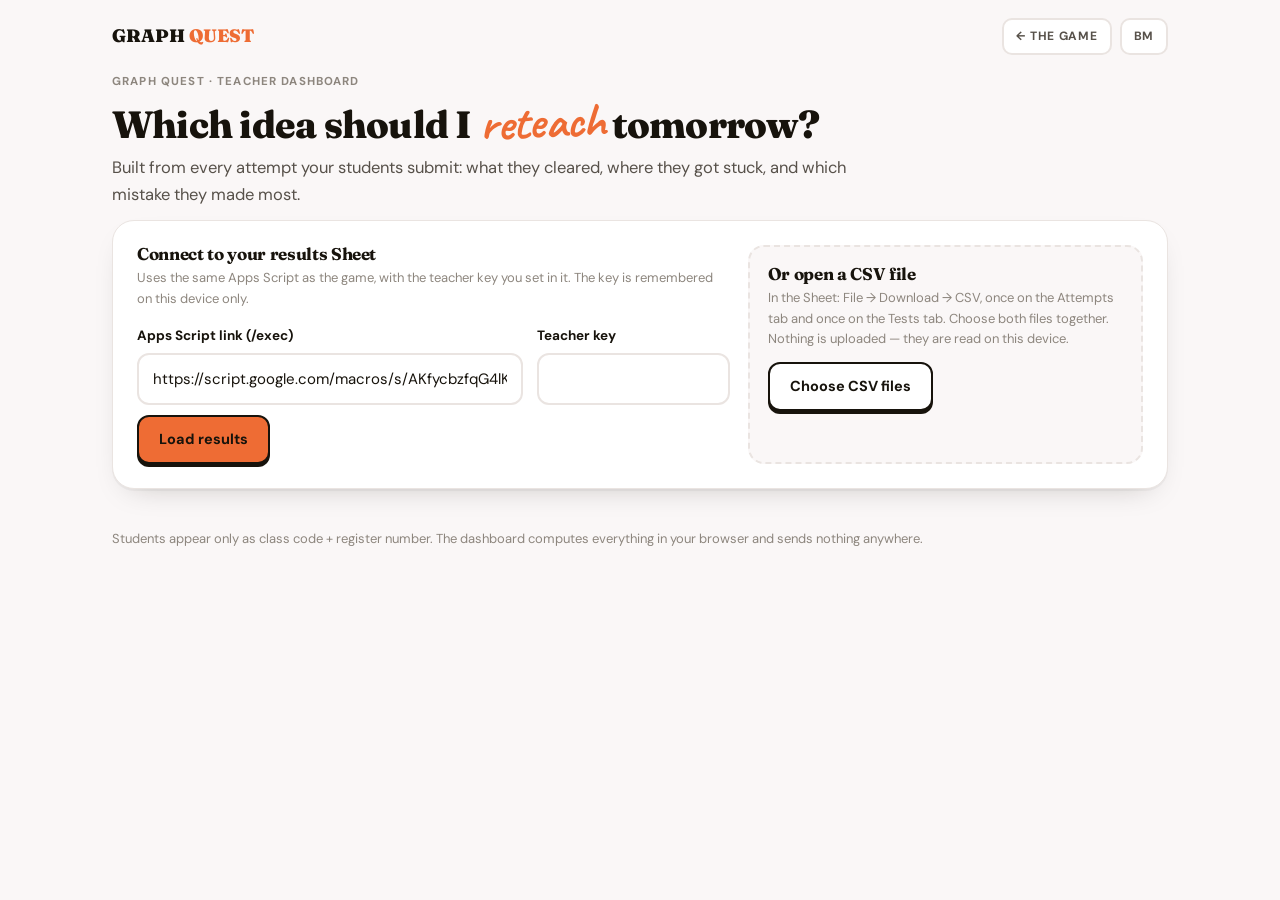
<file: graphquest/teacher.html>
<!DOCTYPE html>
<html lang="en">
<head>
<meta charset="utf-8">
<meta name="viewport" content="width=device-width, initial-scale=1">
<meta name="robots" content="noindex">
<meta name="copyright" content="© 2025–2026 GraphTheory. Licensed CC BY-NC-ND 4.0.">
<title>GRAPH QUEST — Teacher dashboard</title>
<link rel="preconnect" href="https://fonts.googleapis.com">
<link rel="preconnect" href="https://fonts.gstatic.com" crossorigin>
<link href="https://fonts.googleapis.com/css2?family=Fraunces:opsz,wght@9..144,600..900&family=Caveat:wght@600;700&family=DM+Sans:opsz,wght@9..40,400..700&display=swap" rel="stylesheet">
<style>
  :root{
    --bg:#faf7f7; --card:#fff; --ink:#17130c; --ink-soft:#57514a; --ink-faint:#8d867e; --line:#eae4e1;
    --orange:#ee6c34; --orange-soft:#fdeee7; --blue:#7ca3f9; --blue-soft:#eaf0fe;
    --green:#a2dd70; --green-soft:#eef8e6; --yellow:#ffd54a; --yellow-soft:#fff7e0;
    --terra:#df876e; --terra-soft:#fdeae5;
  }
  *{box-sizing:border-box;}
  html,body{margin:0;padding:0;}
  body{background:var(--bg);color:var(--ink);font:15px/1.6 "DM Sans",-apple-system,BlinkMacSystemFont,sans-serif;-webkit-font-smoothing:antialiased;}
  .wrap{max-width:1100px;margin:0 auto;padding:18px 22px 90px;}
  h1,h2,h3{font-family:"Fraunces",Georgia,serif;letter-spacing:-0.02em;line-height:1.1;margin:0;}
  h1{font-size:38px;font-weight:800;margin-bottom:10px;}
  h2{font-size:25px;font-weight:800;margin:0 0 6px;}
  h3{font-size:17px;font-weight:700;}
  .script{font-family:"Caveat",cursive;font-weight:700;color:var(--orange);font-size:1.3em;display:inline-block;transform:rotate(-2deg);line-height:.9;}
  p{margin:0 0 12px;color:var(--ink-soft);}
  .muted{color:var(--ink-faint);font-size:13px;}
  b.ink{color:var(--ink);}
  .kicker{font-size:11.5px;font-weight:700;letter-spacing:.1em;text-transform:uppercase;color:var(--ink-faint);margin-bottom:8px;}
  .hidden{display:none !important;}

  .topbar{display:flex;justify-content:space-between;align-items:center;gap:10px;margin-bottom:18px;}
  .brand{font-family:"Fraunces",serif;font-weight:900;font-size:18px;text-decoration:none;color:var(--ink);}
  .brand i{font-style:normal;color:var(--orange);}
  .toplinks{display:flex;gap:8px;align-items:center;}
  .tlink{font:inherit;font-size:12px;font-weight:700;letter-spacing:.06em;text-transform:uppercase;padding:7px 12px;border:2px solid var(--line);
    border-radius:10px;background:#fff;color:var(--ink-soft);cursor:pointer;text-decoration:none;white-space:nowrap;}
  .tlink:hover{border-color:var(--orange);color:var(--orange);}

  .band{margin:40px 0 16px;padding-bottom:10px;border-bottom:2px dashed var(--line);}
  .card{background:var(--card);border:1px solid var(--line);border-radius:22px;padding:24px;box-shadow:0 2px 0 rgba(23,19,12,.04),0 12px 32px -18px rgba(23,19,12,.28);}

  .btn{appearance:none;border:2px solid var(--ink);border-radius:12px;padding:11px 20px;font:inherit;font-size:14.5px;font-weight:700;cursor:pointer;
    background:var(--orange);color:var(--ink);box-shadow:0 3px 0 var(--ink);transition:transform .08s,box-shadow .08s,background .15s;}
  .btn:hover{background:#f4854f;}
  .btn:active{transform:translateY(3px);box-shadow:0 0 0 var(--ink);}
  .btn.ghost{background:#fff;} .btn.ghost:hover{background:#fdf6f2;}
  .btn.sm{padding:7px 13px;font-size:13px;border-radius:10px;}
  .btn[disabled]{background:#e8e3df;color:#7a736c;border-color:#cfc8c3;box-shadow:0 3px 0 #cfc8c3;cursor:not-allowed;}
  .row{display:flex;gap:10px;align-items:center;flex-wrap:wrap;}
  .spread{justify-content:space-between;}

  label.fld{display:block;font-size:13.5px;font-weight:700;margin:0 0 6px;}
  input[type=text],input[type=password],select{width:100%;padding:12px 14px;border:2px solid var(--line);border-radius:12px;font:inherit;font-size:15px;background:#fff;color:var(--ink);}
  input:focus,select:focus{outline:none;border-color:var(--orange);}
  .fields{display:grid;grid-template-columns:2fr 1fr;gap:14px;margin:16px 0 10px;}
  .file{display:inline-block;position:relative;overflow:hidden;}
  .file input{position:absolute;inset:0;opacity:0;cursor:pointer;}
  .connect{display:grid;grid-template-columns:1.5fr 1fr;gap:18px;}
  .or{border:2px dashed var(--line);border-radius:16px;padding:18px;background:var(--bg);}
  .err{background:var(--terra-soft);border:2px solid var(--terra);padding:12px 15px;border-radius:12px;font-size:14px;color:var(--ink);margin-top:12px;}

  .kpis{display:flex;gap:12px;flex-wrap:wrap;margin:14px 0 6px;}
  .kpi{flex:1;min-width:150px;border:2px solid var(--ink);border-radius:14px;padding:11px 14px;background:var(--blue-soft);box-shadow:0 3px 0 var(--ink);}
  .kpi b{display:block;font-family:"Fraunces",serif;font-size:26px;font-weight:800;letter-spacing:-0.02em;line-height:1.15;}
  .kpi span{font-size:12px;color:var(--ink-faint);}
  .kpi:nth-child(2){background:var(--green-soft);} .kpi:nth-child(3){background:var(--yellow-soft);} .kpi:nth-child(4){background:var(--orange-soft);}

  .reteach{border:2px solid var(--ink);border-radius:18px;padding:18px 20px;background:var(--terra-soft);box-shadow:0 4px 0 var(--ink);margin-top:10px;}
  .reteach h2{margin-bottom:8px;}
  .reteach .tip{background:#fff;border:2px dashed var(--ink);border-radius:12px;padding:11px 14px;font-size:14px;color:var(--ink);margin:10px 0;}
  .also{display:grid;grid-template-columns:repeat(auto-fit,minmax(260px,1fr));gap:12px;margin-top:12px;}
  .flag{border:2px solid var(--ink);border-radius:12px;padding:11px 13px;background:var(--yellow-soft);}
  .flag.hot{background:var(--terra-soft);}
  .flag b{display:block;font-size:14px;margin-bottom:2px;}
  .flag span{font-size:12.5px;color:var(--ink-soft);line-height:1.45;}

  .pill{font-size:11px;font-weight:700;padding:2px 9px;border-radius:99px;border:1.5px solid var(--ink);white-space:nowrap;display:inline-block;}
  .pill.done{background:var(--green);} .pill.part{background:var(--yellow);} .pill.alert{background:var(--terra);color:#fff;} .pill.new{background:#fff;}

  .grid2{display:grid;grid-template-columns:1fr 1fr;gap:16px;}
  .m-row{padding:9px 0;border-bottom:1px solid var(--line);}
  .m-row:last-child{border-bottom:0;}
  .m-top{display:flex;justify-content:space-between;gap:10px;font-size:14px;}
  .m-bar{height:15px;border:2px solid var(--ink);border-radius:99px;background:#fff;overflow:hidden;margin:5px 0 2px;}
  .m-bar i{display:block;height:100%;background:var(--orange);}
  .m-bar i.warn{background:var(--terra);} .m-bar i.b{background:var(--blue);}

  table{width:100%;border-collapse:collapse;font-size:14px;}
  th,td{text-align:left;padding:8px 10px;border-bottom:1px solid var(--line);vertical-align:top;}
  th{font-size:11px;letter-spacing:.06em;text-transform:uppercase;color:var(--ink-faint);font-weight:700;white-space:nowrap;}
  td.num,th.num{text-align:right;font-variant-numeric:tabular-nums;}
  tr.pick{cursor:pointer;} tr.pick:hover td{background:var(--orange-soft);}
  .low{color:#a4462a;font-weight:700;}
  .scroll{overflow-x:auto;}

  .student{border:2px solid var(--ink);border-radius:18px;padding:18px 20px;background:#fff;box-shadow:0 4px 0 var(--ink);margin-top:14px;}
  .trail{font-variant-numeric:tabular-nums;letter-spacing:.04em;color:var(--ink-soft);}

  @media (max-width:760px){
    .wrap{padding:12px 14px 60px;} h1{font-size:29px;}
    .fields,.connect,.grid2{grid-template-columns:1fr;}
    .card{padding:18px 15px;}
    .kpi{min-width:0;flex:1 1 calc(50% - 12px);}
    .kpi b{font-size:22px;}
  }
  :where(button,a,input,select,summary):focus-visible{outline:3px solid var(--orange);outline-offset:4px;}
  .fold>summary{list-style:none;cursor:pointer;position:relative;padding-right:120px;}
  .fold>summary::-webkit-details-marker{display:none;}
  .fold-hint{position:absolute;right:0;bottom:12px;font-size:13px;font-weight:700;color:var(--ink-faint);}
  .fold-hint::after{content:'▾';display:inline-block;margin-left:5px;transition:transform .15s;}
  .fold[open] .fold-hint::after{transform:rotate(180deg);}
  .teacher-nav{display:flex;gap:8px;flex-wrap:wrap;margin:20px 0;}
  .teacher-nav a{color:var(--ink);background:var(--yellow-soft);border:1px solid var(--line);border-radius:10px;padding:8px 12px;font-size:13px;text-decoration:none;}
  [id^="h-"]{scroll-margin-top:24px;}
  .scroll{overscroll-behavior-x:contain;}
  input,select,.btn{min-height:44px;}
  @media(prefers-reduced-motion:reduce){*,*::before,*::after{animation:none!important;scroll-behavior:auto!important;transition:none!important;}}
</style>
</head>
<body>
<div class="wrap">

  <div class="topbar">
    <a class="brand" href="./">GRAPH <i>QUEST</i></a>
    <div class="toplinks">
      <a class="tlink" href="./" id="lnk-game"></a>
      <button class="tlink" id="btn-lang">BM</button>
    </div>
  </div>

  <div class="kicker" id="kicker"></div>
  <h1 id="title"></h1>
  <p id="lede" style="font-size:16.5px;max-width:70ch;"></p>

  <!-- ============ CONNECT ============ -->
  <section id="connect" class="card">
    <div class="connect">
      <div>
        <h3 id="c-h1"></h3>
        <p class="muted" id="c-p1" style="margin-top:4px;"></p>
        <div class="fields">
          <div><label class="fld" for="in-url" id="lbl-url"></label><input type="text" id="in-url" spellcheck="false" autocomplete="off"></div>
          <div><label class="fld" for="in-key" id="lbl-key"></label><input type="password" id="in-key" autocomplete="off"></div>
        </div>
        <button class="btn" id="btn-load"></button>
      </div>
      <div class="or">
        <h3 id="c-h2"></h3>
        <p class="muted" id="c-p2" style="margin-top:4px;"></p>
        <span class="btn ghost file"><span id="lbl-csv"></span><input type="file" id="in-csv" accept=".csv,text/csv" multiple></span>
      </div>
    </div>
    <div id="c-err" role="alert" aria-live="polite"></div>
  </section>

  <!-- ============ DASHBOARD ============ -->
  <section id="dash" class="hidden">
    <nav class="teacher-nav" id="teacher-nav"></nav>
    <div class="row spread" style="margin-top:6px;">
      <div class="row" style="flex:1;min-width:260px;">
        <label class="fld" for="sel-class" id="lbl-class" style="margin:0;"></label>
        <select id="sel-class" style="max-width:260px;"></select>
      </div>
      <div class="row">
        <span class="muted" id="loaded-at"></span>
        <button class="btn ghost sm" id="btn-reload"></button>
        <button class="btn ghost sm" id="btn-disconnect"></button>
      </div>
    </div>
    <div class="kpis" id="kpis"></div>
    <div id="reteach"></div>

    <details class="fold" id="fold-mastery">
      <summary class="band"><div class="kicker" id="k-mastery"></div><h2 id="h-mastery"></h2><span class="fold-hint"></span></summary>
      <div class="grid2">
        <div class="card" id="mastery"></div>
        <div class="card" id="mistakes"></div>
      </div>
    </details>

    <details class="fold" id="fold-levels">
      <summary class="band"><div class="kicker" id="k-levels"></div><h2 id="h-levels"></h2><span class="fold-hint"></span></summary>
      <div class="card scroll" id="levels"></div>
    </details>

    <details class="fold" id="fold-support">
      <summary class="band"><div class="kicker" id="k-support"></div><h2 id="h-support"></h2><span class="fold-hint"></span></summary>
      <div class="grid2" id="support"></div>
    </details>

    <div class="band"><div class="kicker" id="k-students"></div><h2 id="h-students"></h2></div>
    <p class="muted" id="p-students"></p>
    <div class="card scroll" id="students"></div>
    <div id="student"></div>

    <details class="fold" id="fold-boss">
      <summary class="band"><div class="kicker" id="k-boss"></div><h2 id="h-boss"></h2><span class="fold-hint"></span></summary>
      <div class="card" id="boss"></div>
    </details>

    <details class="fold" id="fold-prepost">
      <summary class="band"><div class="kicker" id="k-prepost"></div><h2 id="h-prepost"></h2><span class="fold-hint"></span></summary>
      <div class="card" id="prepost"></div>
    </details>
  </section>

  <p class="muted" id="privacy" style="margin-top:40px;"></p>
</div>

<script src="tests.js"></script>
<script>
/* ============================================================
   GRAPH QUEST — teacher dashboard
   Reads the Attempts sheet (one row per attempt) either through the Apps
   Script with the teacher key, or from a CSV downloaded from the Sheet.
   Everything is computed here, in the browser; nothing is sent anywhere.
   ============================================================ */
const DEFAULT_ENDPOINT = 'https://script.google.com/macros/s/AKfycbzfqG4lKu-Q8FJ5xT8I46_xaXgT-WDPqHfpdvq5FzxpoC17XGZtQ18ToXBkObBTwayX/exec';
const LANG_KEY = 'graphtheory-lang', CONN_KEY = 'graphquest.teacher';

let LANG = 'en';
try { const s = localStorage.getItem(LANG_KEY); if (s === 'bm' || s === 'en') LANG = s; } catch (e) {}
const T = (en, bm) => LANG === 'bm' ? bm : en;
const tt = p => T(p[0], p[1]);
const $ = id => document.getElementById(id);
const esc = s => String(s).replace(/[&<>"']/g, c => ({ '&': '&amp;', '<': '&lt;', '>': '&gt;', '"': '&quot;', "'": '&#39;' }[c]));

/* ---------- what the game contains ---------- */
const WORLDS = {
  1: { name: ['Graph Maze', 'Labirin Graf'], levels: [['Find a way out', 'Cari jalan keluar'], ['Never twice', 'Jangan dua kali'], ['Checkpoints', 'Pusat pemeriksaan'], ['One-way trails', 'Denai sehala'], ['Any way out?', 'Ada jalan keluar?']] },
  2: { name: ['Graph Detective', 'Detektif Graf'], levels: [['Count the corridors', 'Kira koridor'], ['Follow the suspect', 'Jejak suspek'], ['Loops and twin corridors', 'Gelung dan koridor berkembar'], ['Three witnesses', 'Tiga saksi'], ['Timed case', 'Kes berpemasa']] },
  3: { name: ['Shortest Path Race', 'Perlumbaan Laluan Terpendek'], levels: [['4 towns', '4 pekan'], ['6 towns', '6 pekan'], ['Road closed!', 'Jalan ditutup!'], ['Fastest, not shortest', 'Paling pantas, bukan terpendek'], ['Random challenge', 'Cabaran rawak']] },
  4: { name: ['Build the Network', 'Bina Rangkaian'], levels: [['Connect every kampung', 'Sambung setiap kampung'], ['No wasted cable', 'Tiada kabel membazir'], ['On a budget', 'Dalam bajet'], ['Cheapest possible', 'Paling murah'], ['Random challenge', 'Cabaran rawak']] },
  5: { name: ['Euler Escape (bonus)', 'Lolos Euler (bonus)'], levels: [['Easy escape', 'Lolos mudah'], ['Start at the Tower', 'Mula di Menara'], ['The impossible city', 'Bandar mustahil'], ['Return home', 'Pulang ke rumah'], ['Random city', 'Bandar rawak']] },
  6: { name: ['Colour Master (bonus)', 'Pakar Warna (bonus)'], levels: [['A valid timetable', 'Jadual yang sah'], ['Three slots only', 'Tiga slot sahaja'], ['Fewest slots', 'Slot paling sedikit'], ['The science stream', 'Aliran sains'], ['Random timetable', 'Jadual rawak']] }
};
const WKEYS = Object.keys(WORLDS);
const BOSS_MISSIONS = [
  { name: ['Water for everyone', 'Air untuk semua'], tool: 'network' }, { name: ['Ambulance!', 'Ambulans!'], tool: 'shortest' },
  { name: ['Traffic lights', 'Lampu isyarat'], tool: 'degree' }, { name: ['The bridge is down', 'Jambatan runtuh'], tool: 'maze' }
];
const TOOL_NAMES = { maze: ['Graph Maze', 'Labirin Graf'], degree: ['Graph Detective', 'Detektif Graf'], shortest: ['Shortest Path Race', 'Perlumbaan Laluan Terpendek'], network: ['Build the Network', 'Bina Rangkaian'] };
const RANKS = [['Novice', 'Pemula'], ['Graph Explorer', 'Penjelajah Graf'], ['Path Finder', 'Pencari Laluan'], ['Network Builder', 'Pembina Rangkaian'], ['Graph Master', 'Pakar Graf'], ['Graph Legend', 'Lagenda Graf']];

/* Each mistake tag: what it means, and a one-line idea for tomorrow's lesson. */
const TAGS = {
  fewest_edges_not_shortest: { l: ['Chose fewest roads, not shortest distance', 'Pilih jalan paling sedikit, bukan jarak terpendek'],
    tip: ['Put two routes side by side on the board — one with fewer roads, one with a smaller total. Add both up aloud.', 'Letak dua laluan bersebelahan di papan — satu dengan jalan lebih sedikit, satu dengan jumlah lebih kecil. Jumlahkan kedua-duanya dengan kuat.'] },
  chose_distance_not_time: { l: ['Used km when the mission was time', 'Guna km sedangkan misinya masa'],
    tip: ['Same map, two questions: "shortest?" then "fastest?". Show that the weight you add depends on the question.', 'Peta yang sama, dua soalan: "terpendek?" kemudian "paling pantas?". Tunjukkan pemberat yang dijumlahkan bergantung pada soalan.'] },
  valid_not_optimal: { l: ['Valid route, not the shortest', 'Laluan sah, bukan terpendek'],
    tip: ['Ask students to list every route and its total before choosing — then compare totals, not single roads.', 'Minta murid senaraikan setiap laluan dan jumlahnya sebelum memilih — bandingkan jumlah, bukan satu-satu jalan.'] },
  miscounted_degree: { l: ['Miscounted a degree', 'Salah kira darjah'],
    tip: ['Have students tick each edge as they count it at a vertex, so no edge is missed or counted twice.', 'Minta murid tandakan setiap sisi semasa mengira di sesuatu bucu, supaya tiada sisi tertinggal atau dikira dua kali.'] },
  trace_wrong_corridor: { l: ['Counted a corridor that does not touch the place', 'Kira koridor yang tidak menyentuh tempat itu'],
    tip: ['Put a finger on the vertex and follow only the edges that leave it. Edges elsewhere on the map do not count.', 'Letakkan jari pada bucu dan ikut hanya sisi yang keluar daripadanya. Sisi di bahagian lain peta tidak dikira.'] },
  loop_counted_once: { l: ['Counted a loop as 1, not 2', 'Kira gelung sebagai 1, bukan 2'],
    tip: ['Draw a loop and mark both of its ends touching the vertex. Two ends, so it adds 2 to the degree.', 'Lukis gelung dan tandakan kedua-dua hujungnya yang menyentuh bucu. Dua hujung, jadi ia menambah 2 pada darjah.'] },
  multiple_edge_counted_once: { l: ['Counted multiple edges as one', 'Kira sisi berbilang sebagai satu'],
    tip: ['Show two separate corridors between the same two rooms: each is its own edge and each adds 1.', 'Tunjukkan dua koridor berasingan antara dua bilik yang sama: setiap satu ialah sisi tersendiri dan menambah 1.'] },
  wrong_vertex_for_degree: { l: ['Picked a place with the wrong degree', 'Pilih tempat dengan darjah yang salah'],
    tip: ['Before searching, write the degree next to every vertex. Then the question becomes a lookup.', 'Sebelum mencari, tulis darjah di sebelah setiap bucu. Kemudian soalan menjadi semakan mudah.'] },
  missed_loop: { l: ['Could not find the loop', 'Tidak jumpa gelung'],
    tip: ['Contrast a loop (one vertex) with an ordinary edge (two different vertices) on the same diagram.', 'Bandingkan gelung (satu bucu) dengan sisi biasa (dua bucu berbeza) dalam gambar rajah yang sama.'] },
  missed_multiple_edge: { l: ['Could not find the multiple edges', 'Tidak jumpa sisi berbilang'],
    tip: ['Ask: which pair of vertices is joined more than once? Then define a simple graph as one where the answer is "none".', 'Tanya: pasangan bucu manakah yang dihubungkan lebih daripada sekali? Kemudian takrifkan graf mudah sebagai graf yang jawapannya "tiada".'] },
  repeated_vertex: { l: ['Passed the same place twice in a path', 'Melalui tempat yang sama dua kali dalam lorong'],
    tip: ['Contrast a walk (repeats allowed) with a path (no vertex twice): trace both on one map.', 'Bandingkan jalan (boleh berulang) dengan lorong (tiada bucu berulang): lukis kedua-duanya pada satu peta.'] },
  missed_checkpoint: { l: ['Reached the end but missed a checkpoint', 'Sampai ke hujung tetapi terlepas pusat pemeriksaan'],
    tip: ['Plan backwards from the checkpoints: which order lets one path visit them all?', 'Rancang dari pusat pemeriksaan: susunan mana yang membolehkan satu lorong melawat semuanya?'] },
  against_direction: { l: ['Went against a one-way edge', 'Melawan arah sisi sehala'],
    tip: ['In a directed graph, read each arrow aloud as "from … to …" before moving.', 'Dalam graf terarah, baca setiap anak panah sebagai "dari … ke …" sebelum bergerak.'] },
  said_no_way_but_connected: { l: ['Said "no way" when a path existed', 'Kata "tiada jalan" sedangkan lorong wujud'],
    tip: ['Before deciding a graph isn’t connected, colour everything reachable from the start.', 'Sebelum memutuskan graf tidak tersambung, warnakan semua yang boleh dicapai dari titik mula.'] },
  cycle_created: { l: ['Left a cycle in the network', 'Meninggalkan kitaran dalam rangkaian'],
    tip: ['Every cable in a cycle can be removed without cutting anyone off. A tree has none.', 'Setiap kabel dalam kitaran boleh dibuang tanpa memutuskan sesiapa. Pokok tiada kitaran.'] },
  over_budget: { l: ['Went over the budget', 'Melebihi bajet'],
    tip: ['Compare two trees on the same map: same number of edges, different totals.', 'Bandingkan dua pokok pada peta yang sama: bilangan sisi sama, jumlah berbeza.'] },
  not_minimum: { l: ['A tree, but not the cheapest', 'Pokok, tetapi bukan paling murah'],
    tip: ['Model Kruskal’s method: list edges cheapest first, take each unless it closes a cycle.', 'Tunjukkan kaedah Kruskal: senaraikan sisi paling murah dahulu, ambil setiap satu kecuali ia menutup kitaran.'] },
  not_fastest: { l: ['A route, but not the fastest', 'Laluan, tetapi bukan paling pantas'],
    tip: ['Total each route before choosing; the most direct-looking one is often not the fastest.', 'Jumlahkan setiap laluan sebelum memilih; yang nampak paling terus selalunya bukan paling pantas.'] },
  wrong_prediction: { l: ['Predicted wrongly whether an Euler trail exists', 'Salah meramal sama ada surih Euler wujud'],
    tip: ['Before trying, count the odd vertices: 0 or 2 means yes, more means no.', 'Sebelum mencuba, kira bucu ganjil: 0 atau 2 bermakna ya, lebih bermakna tidak.'] },
  stuck_trail: { l: ['Got stuck with bridges left', 'Tersekat dengan jambatan berbaki'],
    tip: ['When exactly two vertices are odd, the trail must start at one and end at the other.', 'Apabila tepat dua bucu ganjil, surih mesti bermula di satu dan berakhir di satu lagi.'] },
  wrong_odd_tap: { l: ['Called an even vertex odd', 'Menyebut bucu genap sebagai ganjil'],
    tip: ['Tick each edge at a vertex as you count; write the degree beside it before judging odd or even.', 'Tanda setiap sisi di bucu semasa mengira; tulis darjah di sebelahnya sebelum menilai ganjil atau genap.'] },
  said_impossible_but_possible: { l: ['Said "impossible" when an Euler trail existed', 'Kata "mustahil" sedangkan surih Euler wujud'],
    tip: ['Show that a failed attempt proves nothing — the start vertex matters. Count odd vertices instead.', 'Tunjukkan cubaan gagal tidak membuktikan apa-apa — bucu mula penting. Kira bucu ganjil.'] },
  clash: { l: ['Put two clashing subjects in one slot', 'Letak dua subjek bertembung dalam satu slot'],
    tip: ['An edge means "different colours". Check each edge once the colouring is done.', 'Sisi bermaksud "warna berbeza". Semak setiap sisi selepas mewarna.'] },
  too_many_slots: { l: ['Used more slots than allowed', 'Guna lebih slot daripada dibenarkan'],
    tip: ['Colour the vertex with the highest degree first, then reuse the lowest colour that fits.', 'Warnakan bucu berdarjah tertinggi dahulu, kemudian guna semula warna terendah yang sesuai.'] },
  not_fewest: { l: ['Valid colouring, but not the fewest colours', 'Pewarnaan sah, tetapi bukan warna paling sedikit'],
    tip: ['Find the largest group that all clash: that is the lower bound. Then try to meet it.', 'Cari kumpulan terbesar yang semuanya bertembung: itulah batas bawah. Kemudian cuba capainya.'] },
  clue_ignored: { l: ['Ignored one of the clues', 'Abaikan salah satu petunjuk'],
    tip: ['Model it as elimination: cross out places that fail clue 1, then clue 2, then clue 3.', 'Tunjukkan sebagai penyingkiran: potong tempat yang gagal petunjuk 1, kemudian 2, kemudian 3.'] }
};
const tagLabel = t => TAGS[t] ? tt(TAGS[t].l) : t;

/* ============================================================
   Loading
   ============================================================ */
let ALL = [], TESTS = [], TEAMS = {}, PRE = null, source = null, loadedAt = null, current = null, openStudent = null;

function conn() { try { return JSON.parse(localStorage.getItem(CONN_KEY)) || {}; } catch (e) { return {}; } }
function saveConn(o) { try { localStorage.setItem(CONN_KEY, JSON.stringify(o)); } catch (e) {} }

function showErr(msg) { $('c-err').innerHTML = msg ? '<div class="err">' + esc(msg) + '</div>' : ''; }

async function loadFromScript() {
  const url = $('in-url').value.trim(), key = $('in-key').value;
  if (!/^https:\/\/script\.google\.com\/.+\/exec$/.test(url)) return showErr(T('That doesn’t look like an Apps Script /exec link.', 'Itu bukan pautan /exec Apps Script.'));
  if (!key) { $('in-key').focus(); return showErr(T('Enter the teacher key you set in the Apps Script.', 'Masukkan kunci guru yang anda tetapkan dalam Apps Script.')); }
  showErr('');
  $('btn-load').disabled = true; $('btn-load').textContent = T('Loading…', 'Memuatkan…');
  try {
    const res = await fetch(url + '?action=rows&key=' + encodeURIComponent(key), { redirect: 'follow' });
    const data = await res.json();
    if (!data.ok) {
      const m = data.code === 'NO_KEY' ? T('The Apps Script has no teacher key yet. Set TEACHER_KEY in the script and deploy a new version (see SETUP.md).', 'Apps Script belum ada kunci guru. Tetapkan TEACHER_KEY dalam skrip dan terbitkan versi baharu (lihat SETUP.md).')
        : data.code === 'BAD_KEY' ? T('That teacher key is not right.', 'Kunci guru itu tidak betul.') : (data.error || 'Error');
      throw new Error(m);
    }
    saveConn({ url, key });
    TESTS = (data.tests || []).map(cleanTest);
    TEAMS = data.teams || {};
    useRows(data.rows, 'script');
  } catch (err) {
    showErr(err.message && err.message !== 'Failed to fetch' ? err.message
      : T('Couldn’t reach the Apps Script. If you just added the teacher key, deploy a new version — the old one doesn’t know about the dashboard yet.', 'Tidak dapat menghubungi Apps Script. Jika anda baru menambah kunci guru, terbitkan versi baharu — versi lama belum mengenali papan pemuka.'));
  } finally {
    $('btn-load').disabled = false; $('btn-load').textContent = T('Load results', 'Muatkan keputusan');
  }
}

/* A small CSV reader that copes with quoted fields and commas inside quotes. */
function parseCSV(text) {
  const rows = []; let row = [], f = '', q = false;
  for (let i = 0; i < text.length; i++) {
    const ch = text[i];
    if (q) {
      if (ch === '"') { if (text[i + 1] === '"') { f += '"'; i++; } else q = false; }
      else f += ch;
    } else if (ch === '"') q = true;
    else if (ch === ',') { row.push(f); f = ''; }
    else if (ch === '\n' || ch === '\r') { if (ch === '\r' && text[i + 1] === '\n') i++; row.push(f); rows.push(row); row = []; f = ''; }
    else f += ch;
  }
  if (f !== '' || row.length) { row.push(f); rows.push(row); }
  const head = (rows.shift() || []).map(h => h.trim().toLowerCase());
  return rows.filter(r => r.some(x => x !== '')).map(r => { const o = {}; head.forEach((h, i) => { o[h] = r[i]; }); return o; });
}

function readFile(file, then) {
  const fr = new FileReader();
  fr.onload = () => then(String(fr.result));
  fr.readAsText(file);
}

/* Normalise one sheet row, whatever route it came by. */
const bool = v => v === true || /^(true|yes|1)$/i.test(String(v).trim());
function clean(r) {
  return {
    id: String(r.attempt_id || ''), ts: String(r.timestamp || ''), cls: String(r.class_code || '').trim(), stu: String(r.student_code || '').trim(), grp: String(r.group || '').trim(),
    w: +r.world, lv: +r.level, correct: bool(r.correct), ok: bool(r.optimal), xp: +r.score_xp || 0,
    hints: +r.hints_used || 0, learn: +r.learn_used || 0, t: +r.time_s || 0, tag: String(r.mistake_tag || '').trim(),
    tool: String(r.boss_tool_choice || '').trim()
  };
}

function cleanTest(r) {
  let answers = null;
  try { answers = JSON.parse(r.answers || 'null'); } catch (e) {}
  return {
    id: String(r.test_id || ''), ts: String(r.timestamp || ''), cls: String(r.class_code || '').trim(), stu: String(r.student_code || '').trim(), grp: String(r.group || '').trim(),
    test: String(r.test || ''), form: String(r.form || ''), score: +r.score || 0, max: +r.max || 0, answers,
    items: String(r.correct_items || ''), t: +r.time_s || 0, levels: +r.levels_cleared || 0, skipped: bool(r.skipped)
  };
}

function useRows(rows, src) {
  const seen = new Set();
  ALL = rows.map(clean).filter(r => r.stu && r.w && r.lv && !seen.has(r.id) && (seen.add(r.id), true));
  ALL.forEach((r, i) => { r.n = i; });                  // sheet order breaks ties inside the same minute
  source = src; loadedAt = new Date(); openStudent = null;
  const classes = [...new Set(ALL.map(r => r.cls).concat(TESTS.map(r => r.cls)))].filter(Boolean).sort();
  if (!classes.includes(current)) current = classes.length === 1 ? classes[0] : '';
  $('sel-class').innerHTML = (classes.length > 1 ? '<option value="">' + T('All classes', 'Semua kelas') + '</option>' : '') +
    classes.map(c => '<option value="' + esc(c) + '"' + (c === current ? ' selected' : '') + '>' + esc(c) + '</option>').join('');
  $('connect').classList.add('hidden');
  $('dash').classList.remove('hidden');
  render();
}

/* ============================================================
   Numbers
   ============================================================ */
const pct = (a, b) => b ? Math.round(a / b * 100) : 0;
/* A student code is class + '-' + name or register number (4S1-17, 4S1-AINA SOFEA). */
const whoOf = code => code.slice(code.indexOf('-') + 1);
/* The team, worked out the same way as the class board in the game: the
   Teams tab first, then the group the student typed. '' = playing alone. */
function teamOf(code, grp) {
  return TEAMS[code.toUpperCase()] || grp || '';
}
const teamLabel = t => t || T('— alone', '— seorang');
const byWho = (a, b) => a.localeCompare(b, undefined, { numeric: true });
/* Rank across all classes, list already sorted best first. Ties share a rank (1, 1, 3). */
function rankBy(list, valOf) {
  const out = {};   // keyed by student code, or by position for teams
  let rank = 0, prev = null;
  list.forEach((x, i) => {
    if (valOf(x) !== prev) { rank = i + 1; prev = valOf(x); }
    out[typeof x === 'string' ? x : i] = rank;
  });
  return out;
}
const byTime = (a, b) => (a.ts < b.ts ? -1 : a.ts > b.ts ? 1 : a.n - b.n);

function stats(rows) {
  const students = [...new Set(rows.map(r => r.stu))].sort((a, b) => a.localeCompare(b, undefined, { numeric: true }));
  const S = {};
  students.forEach(s => { S[s] = { code: s, cls: '', grp: '', best: {}, cleared: {}, wrong: 0, hints: 0, learn: 0, last: '', tries: 0, worlds: new Set() }; });
  rows.slice().sort(byTime).forEach(r => {
    const s = S[r.stu];
    s.cls = r.cls || s.cls;
    if (r.grp) s.grp = r.grp;                          // the latest group wins
  });
  students.forEach(c => { S[c].team = teamOf(c, S[c].grp); });
  students.sort((a, b) => byWho(S[a].cls, S[b].cls) || byWho(S[a].team, S[b].team) || byWho(whoOf(a), whoOf(b)));
  rows.forEach(r => {
    const s = S[r.stu], k = r.w + '-' + r.lv;
    s.best[k] = Math.max(s.best[k] || 0, r.xp);
    if (r.ok) s.cleared[k] = true; else s.wrong++;
    s.hints += r.hints ? 1 : 0; s.learn += r.learn ? 1 : 0; s.tries++;
    s.worlds.add(r.w);
    if (r.ts > s.last) s.last = r.ts;
  });
  students.forEach(c => {
    const s = S[c];
    s.xp = Object.values(s.best).reduce((a, b) => a + b, 0);
    s.mastery = {};
    Object.keys(WORLDS).forEach(w => {
      if (!s.worlds.has(+w)) return;
      let sum = 0; for (let l = 1; l <= 5; l++) sum += s.best[w + '-' + l] || 0;
      s.mastery[w] = sum / 5;
    });
  });

  // per level: who tried, who cleared, wrong answers, hints
  const L = {};
  rows.forEach(r => {
    const k = r.w + '-' + r.lv;
    const x = L[k] || (L[k] = { w: r.w, lv: r.lv, tried: new Set(), cleared: new Set(), right: 0, wrong: 0, hintRows: 0, tags: {}, stuWrong: {} });
    x.tried.add(r.stu);
    if (r.ok) { x.cleared.add(r.stu); x.right++; if (r.hints || r.learn) x.hintRows++; }
    else { x.wrong++; x.stuWrong[r.stu] = (x.stuWrong[r.stu] || 0) + 1; }
    if (r.tag) x.tags[r.tag] = (x.tags[r.tag] || 0) + 1;
  });
  Object.values(L).forEach(x => { x.errRate = x.wrong / (x.wrong + x.right || 1); });

  // per world: mistakes as a share of all attempts
  const W = {};
  rows.forEach(r => {
    const x = W[r.w] || (W[r.w] = { attempts: 0, tags: {} });
    x.attempts++;
    if (r.tag) x.tags[r.tag] = (x.tags[r.tag] || 0) + 1;
  });
  return { students, S, L, W };
}

const topTag = tags => Object.entries(tags).sort((a, b) => b[1] - a[1])[0];

/* ============================================================
   Rendering
   ============================================================ */
function renderStatic() {
  document.documentElement.lang = LANG === 'bm' ? 'ms' : 'en';
  $('btn-lang').textContent = LANG === 'bm' ? 'EN' : 'BM';
  $('btn-lang').setAttribute('aria-label', T('Tukar ke Bahasa Melayu', 'Switch to English'));
  $('in-csv').setAttribute('aria-label', T('Choose results CSV files', 'Pilih fail CSV keputusan'));
  $('teacher-nav').innerHTML = [['h-mastery', T('Mastery', 'Penguasaan')], ['h-levels', T('Levels', 'Tahap')], ['h-support', T('Support', 'Sokongan')], ['h-students', T('Students', 'Murid')], ['h-boss', T('Boss', 'Bos')], ['h-prepost', T('Before & after', 'Sebelum & selepas')]].map(x => '<a href="#' + x[0] + '">' + x[1] + '</a>').join('');
  // a menu button opens its section if it is folded away
  $('teacher-nav').querySelectorAll('a').forEach(a => a.addEventListener('click', () => {
    const f = $('fold-' + a.getAttribute('href').slice(3)); if (f) f.open = true;
  }));
  document.querySelectorAll('.fold-hint').forEach(h => { h.textContent = T('Show / hide', 'Tunjuk / sembunyi'); });
  $('teacher-nav').setAttribute('aria-label', T('Dashboard sections', 'Bahagian papan pemuka'));
  $('lnk-game').textContent = T('← The game', '← Permainan');
  $('kicker').textContent = T('Graph Quest · Teacher dashboard', 'Graph Quest · Papan pemuka guru');
  $('title').innerHTML = T('Which idea should I <span class="script">reteach</span> tomorrow?', 'Idea manakah yang perlu saya <span class="script">ajar semula</span> esok?');
  $('lede').textContent = T('Built from every attempt your students submit: what they cleared, where they got stuck, and which mistake they made most.',
    'Dibina daripada setiap cubaan yang dihantar oleh murid anda: apa yang mereka selesaikan, di mana mereka tersekat, dan kesilapan yang paling kerap.');
  $('c-h1').textContent = T('Connect to your results Sheet', 'Sambung ke Sheet keputusan');
  $('c-p1').textContent = T('Uses the same Apps Script as the game, with the teacher key you set in it. The key is remembered on this device only.',
    'Guna Apps Script yang sama dengan permainan, bersama kunci guru yang anda tetapkan di dalamnya. Kunci diingat pada peranti ini sahaja.');
  $('lbl-url').textContent = T('Apps Script link (/exec)', 'Pautan Apps Script (/exec)');
  $('lbl-key').textContent = T('Teacher key', 'Kunci guru');
  $('btn-load').textContent = T('Load results', 'Muatkan keputusan');
  $('c-h2').textContent = T('Or open a CSV file', 'Atau buka fail CSV');
  $('c-p2').textContent = T('In the Sheet: File → Download → CSV, once on the Attempts tab and once on the Tests tab. Choose both files together. Nothing is uploaded — they are read on this device.',
    'Dalam Sheet: Fail → Muat turun → CSV, sekali pada tab Attempts dan sekali pada tab Tests. Pilih kedua-dua fail serentak. Tiada apa dimuat naik — ia dibaca pada peranti ini.');
  $('lbl-csv').textContent = T('Choose CSV files', 'Pilih fail CSV');
  $('lbl-class').textContent = T('Class', 'Kelas');
  $('btn-reload').textContent = T('Reload', 'Muat semula');
  $('btn-disconnect').textContent = T('Change source', 'Tukar sumber');
  $('privacy').textContent = T('Students appear only as class code + register number. The dashboard computes everything in your browser and sends nothing anywhere.',
    'Murid dipaparkan hanya sebagai kod kelas + nombor giliran. Papan pemuka mengira semuanya dalam pelayar anda dan tidak menghantar apa-apa.');
}

function render() {
  renderStatic();
  if ($('dash').classList.contains('hidden')) return;
  const rows = ALL.filter(r => !current || r.cls === current);
  const X = stats(rows);
  $('loaded-at').textContent = (source === 'csv' ? T('From CSV · ', 'Daripada CSV · ') : T('Loaded ', 'Dimuatkan ')) +
    loadedAt.toLocaleTimeString(LANG === 'bm' ? 'ms-MY' : 'en-GB', { hour: '2-digit', minute: '2-digit' });
  $('btn-reload').classList.toggle('hidden', source !== 'script');

  if (!rows.length) {
    renderPrePost(X);
    $('kpis').innerHTML = ''; $('reteach').innerHTML = '<div class="card"><p style="margin:0;">' + T('No attempts yet. Once students press Submit results in the game, they appear here.', 'Belum ada cubaan. Setelah murid menekan Hantar keputusan dalam permainan, ia akan dipaparkan di sini.') + '</p></div>';
    ['mastery', 'mistakes', 'levels', 'support', 'students', 'student', 'boss'].forEach(id => { $(id).innerHTML = ''; });
    return;
  }

  // ---- KPIs ----
  const n = X.students.length;
  const cleared = X.students.reduce((a, s) => a + Object.keys(X.S[s].cleared).filter(k => WORLDS[k.split('-')[0]]).length, 0);
  const masteries = X.students.flatMap(s => Object.values(X.S[s].mastery));
  const avgM = masteries.length ? Math.round(masteries.reduce((a, b) => a + b, 0) / masteries.length) : 0;
  $('kpis').innerHTML =
    '<div class="kpi"><b>' + n + '</b><span>' + T('students with results', 'murid yang ada keputusan') + '</span></div>' +
    '<div class="kpi"><b>' + cleared + '</b><span>' + T('levels cleared in total', 'jumlah tahap diselesaikan') + '</span></div>' +
    '<div class="kpi"><b>' + avgM + '%</b><span>' + T('average mastery', 'purata penguasaan') + '</span></div>' +
    '<div class="kpi"><b>' + rows.length + '</b><span>' + T('attempts', 'cubaan') + '</span></div>';

  renderReteach(X);
  renderMastery(X);
  renderMistakes(X);
  renderLevels(X, n);
  renderSupport(X);
  renderStudents(X, rows);
  renderBoss(rows);
  renderPrePost(X);
}

/* The one answer the page exists for. */
function renderReteach(X) {
  const minTried = Math.min(3, X.students.length);
  const cand = Object.values(X.L).filter(x => WORLDS[x.w] && x.tried.size >= minTried && x.wrong > 0).sort((a, b) => b.errRate - a.errRate);
  if (!cand.length) {
    $('reteach').innerHTML = '<div class="reteach" style="background:var(--green-soft);"><h2>' + T('Nothing stands out yet', 'Belum ada yang menonjol') + '</h2><p style="margin:0;">' +
      T('No level has enough wrong answers to point at. Check back after more students have played.', 'Tiada tahap yang cukup jawapan salah untuk ditunjukkan. Semak semula selepas lebih ramai murid bermain.') + '</p></div>';
    return;
  }
  const top = cand[0], tag = topTag(top.tags), lvName = tt(WORLDS[top.w].levels[top.lv - 1]);
  const stuck = [...top.tried].filter(s => !top.cleared.has(s));
  const strugglers = Object.entries(top.stuWrong).sort((a, b) => b[1] - a[1]).map(e => e[0]);
  const who = [...new Set(stuck.concat(strugglers))].slice(0, 8);
  const tagShare = tag ? pct(tag[1], top.wrong) : 0;
  let html = '<div class="reteach"><div class="kicker">' + T('Reteach tomorrow', 'Ajar semula esok') + '</div>' +
    '<h2>' + T('World ', 'Dunia ') + top.w + ' · ' + T('Level ', 'Tahap ') + top.lv + ' — ' + esc(lvName) + '</h2>' +
    '<p style="color:var(--ink);margin-bottom:6px;">' +
    (stuck.length
      ? T(pct(top.wrong, top.wrong + top.right) + '% of answers here were wrong, and ' + stuck.length + ' of ' + top.tried.size + ' students who tried haven’t cleared it yet.',
        pct(top.wrong, top.wrong + top.right) + '% jawapan di sini salah, dan ' + stuck.length + ' daripada ' + top.tried.size + ' murid yang mencuba belum menyelesaikannya.')
      : T('All ' + top.tried.size + ' students who tried got there in the end, but ' + pct(top.wrong, top.wrong + top.right) + '% of the answers along the way were wrong.',
        'Kesemua ' + top.tried.size + ' murid yang mencuba akhirnya berjaya, tetapi ' + pct(top.wrong, top.wrong + top.right) + '% jawapan sepanjang jalan adalah salah.')) + '</p>' +
    (tag ? '<p style="color:var(--ink);margin-bottom:0;">' + T('Most common mistake: ', 'Kesilapan paling kerap: ') + '<b>' + esc(tagLabel(tag[0])) + '</b> (' +
      T(tagShare + '% of the wrong answers)', tagShare + '% daripada jawapan salah)') + '</p>' : '') +
    (tag && TAGS[tag[0]] ? '<div class="tip">💡 ' + esc(tt(TAGS[tag[0]].tip)) + '</div>' : '') +
    (who.length ? '<p style="margin:0;font-size:14px;">' + T('Check in with: ', 'Semak dengan: ') + who.map(s => '<b class="ink">' + esc(s) + '</b>').join(', ') + '</p>' : '') +
    '</div>';
  if (cand.length > 1) {
    html += '<div class="also">' + cand.slice(1, 3).map(x => {
      const t = topTag(x.tags);
      return '<div class="flag"><b>' + T('Also: World ', 'Juga: Dunia ') + x.w + ' · ' + T('Level ', 'Tahap ') + x.lv + ' · ' + pct(x.wrong, x.wrong + x.right) + T('% wrong', '% salah') + '</b>' +
        '<span>' + esc(tt(WORLDS[x.w].levels[x.lv - 1])) + (t ? ' — ' + esc(tagLabel(t[0])) : '') + '</span></div>';
    }).join('') + '</div>';
  }
  $('reteach').innerHTML = html;
}

function renderMastery(X) {
  $('k-mastery').textContent = T('Part one', 'Bahagian satu');
  $('h-mastery').textContent = T('Mastery and mistakes by world', 'Penguasaan dan kesilapan mengikut dunia');
  const rows = Object.keys(WORLDS).map(w => {
    const ms = X.students.map(s => X.S[s].mastery[w]).filter(v => v != null);
    const notStarted = X.students.length - ms.length;
    if (!ms.length) return '<div class="m-row"><div class="m-top"><span><b>' + T('World ', 'Dunia ') + w + '</b> · ' + esc(tt(WORLDS[w].name)) + '</span><span class="muted">' + T('no attempts yet', 'belum ada cubaan') + '</span></div></div>';
    const m = Math.round(ms.reduce((a, b) => a + b, 0) / ms.length);
    return '<div class="m-row"><div class="m-top"><span><b>' + T('World ', 'Dunia ') + w + '</b> · ' + esc(tt(WORLDS[w].name)) + (m < 70 ? ' <span class="pill alert">&lt; 70%</span>' : '') + '</span><b>' + m + '%</b></div>' +
      '<div class="m-bar"><i class="' + (m < 70 ? 'warn' : '') + '" style="width:' + m + '%"></i></div>' +
      '<span class="muted">' + T(ms.length + ' students played' + (notStarted ? ' · ' + notStarted + ' not started' : ''), ms.length + ' murid bermain' + (notStarted ? ' · ' + notStarted + ' belum mula' : '')) + '</span></div>';
  }).join('');
  $('mastery').innerHTML = '<h3 style="margin-bottom:6px;">' + T('Class mastery', 'Penguasaan kelas') + '</h3>' + rows +
    '<p class="muted" style="margin:10px 0 0;">' + T('Mastery = average of each student’s best score on the 5 levels, among students who played that world.', 'Penguasaan = purata markah terbaik setiap murid bagi 5 tahap, dalam kalangan murid yang bermain dunia itu.') + '</p>';
}

function renderMistakes(X) {
  const blocks = Object.keys(WORLDS).map(w => {
    const x = X.W[w];
    if (!x) return '';
    const list = Object.entries(x.tags).sort((a, b) => b[1] - a[1]).slice(0, 3);
    if (!list.length) return '<div class="m-row"><b>' + T('World ', 'Dunia ') + w + '</b> <span class="muted">— ' + T('no mistakes recorded', 'tiada kesilapan direkodkan') + '</span></div>';
    return '<div class="m-row"><b>' + T('World ', 'Dunia ') + w + '</b>' + list.map(([t, c]) => {
      const p = pct(c, x.attempts);
      return '<div class="m-top" style="margin-top:6px;"><span>' + esc(tagLabel(t)) + '</span><b>' + p + '%</b></div><div class="m-bar"><i class="b" style="width:' + p + '%"></i></div>';
    }).join('') + '</div>';
  }).join('');
  $('mistakes').innerHTML = '<h3 style="margin-bottom:6px;">' + T('Most common mistakes', 'Kesilapan paling kerap') + '</h3>' + (blocks || '<p class="muted">—</p>') +
    '<p class="muted" style="margin:10px 0 0;">' + T('Share of all attempts in that world.', 'Peratus daripada semua cubaan dalam dunia itu.') + '</p>';
}

function renderLevels(X, n) {
  $('k-levels').textContent = T('Part two', 'Bahagian dua');
  $('h-levels').textContent = T('Level by level', 'Tahap demi tahap');
  const rows = Object.keys(WORLDS).flatMap(w => WORLDS[w].levels.map((name, i) => {
    const x = X.L[w + '-' + (i + 1)];
    if (!x) return '<tr><td>' + w + '.' + (i + 1) + '</td><td>' + esc(tt(name)) + '</td><td class="num muted" colspan="4">' + T('not played', 'belum dimainkan') + '</td></tr>';
    const cl = pct(x.cleared.size, n), t = topTag(x.tags);
    return '<tr><td>' + w + '.' + (i + 1) + '</td><td>' + esc(tt(name)) + '</td>' +
      '<td class="num' + (cl < 70 ? ' low' : '') + '">' + cl + '%</td>' +
      '<td class="num">' + pct(x.wrong, x.wrong + x.right) + '%</td>' +
      '<td class="num">' + pct(x.hintRows, x.right) + '%</td>' +
      '<td>' + (t ? esc(tagLabel(t[0])) : '—') + '</td></tr>';
  })).join('');
  $('levels').innerHTML = '<table><tr><th>#</th><th>' + T('Level', 'Tahap') + '</th><th class="num">' + T('Cleared', 'Selesai') + '</th><th class="num">' + T('Wrong answers', 'Jawapan salah') +
    '</th><th class="num">' + T('Cleared with help', 'Selesai dengan bantuan') + '</th><th>' + T('Top mistake', 'Kesilapan utama') + '</th></tr>' + rows + '</table>' +
    '<p class="muted" style="margin:10px 0 0;">' + T('Cleared = share of the class who found the best answer. Cleared with help = used Hint or Learn on the way.', 'Selesai = peratus kelas yang menemui jawapan terbaik. Selesai dengan bantuan = guna Petunjuk atau Belajar.') + '</p>';
}

function renderSupport(X) {
  $('k-support').textContent = T('Part three', 'Bahagian tiga');
  $('h-support').textContent = T('Students needing support', 'Murid yang memerlukan sokongan');
  $('support').innerHTML = Object.keys(WORLDS).map(w => {
    const list = X.students.filter(s => X.S[s].mastery[w] != null).sort((a, b) => X.S[a].mastery[w] - X.S[b].mastery[w]).slice(0, 5);
    const body = list.length ? list.map(s => {
      const st = X.S[s], m = Math.round(st.mastery[w]);
      return '<div class="flag' + (m < 40 ? ' hot' : '') + '" style="margin-top:8px;cursor:pointer;" data-stu="' + esc(s) + '"><b>' + esc(s) + ' &nbsp;<span class="pill ' + (m < 70 ? 'alert' : 'done') + '">' + m + '%</span></b>' +
        '<span>' + T(st.wrong + ' wrong answer' + (st.wrong === 1 ? '' : 's') + ' · Hint/Learn in ' + (st.hints + st.learn) + ' attempt' + (st.hints + st.learn === 1 ? '' : 's'),
          st.wrong + ' jawapan salah · Petunjuk/Belajar dalam ' + (st.hints + st.learn) + ' cubaan') + '</span></div>';
    }).join('') : '<p class="muted">' + T('No one has played this world yet.', 'Belum ada yang bermain dunia ini.') + '</p>';
    return '<div class="card"><h3>' + T('World ', 'Dunia ') + w + ' · ' + esc(tt(WORLDS[w].name)) + '</h3><p class="muted" style="margin:2px 0 0;">' + T('Lowest 5 by mastery', '5 terendah mengikut penguasaan') + '</p>' + body + '</div>';
  }).join('');
}

function renderStudents(X, rows) {
  $('k-students').textContent = T('Part four', 'Bahagian empat');
  $('h-students').textContent = T('Every student', 'Setiap murid');
  $('p-students').textContent = T('Tap a student for their attempt trail.', 'Ketik seorang murid untuk melihat jejak cubaannya.');
  // players ranked by XP across all classes, highest first
  const order = X.students.slice().sort((a, b) => X.S[b].xp - X.S[a].xp || byWho(whoOf(a), whoOf(b)));
  const pRank = rankBy(order, s => X.S[s].xp);
  const body = order.map(s => {
    const st = X.S[s];
    const cell = w => st.mastery[w] == null ? '<td class="num muted">—</td>' : '<td class="num' + (st.mastery[w] < 70 ? ' low' : '') + '">' + Math.round(st.mastery[w]) + '%</td>';
    return '<tr class="pick" data-stu="' + esc(s) + '"><td class="num"><b>' + pRank[s] + '</b></td><td>' + esc(st.cls) + '</td><td>' + esc(teamLabel(st.team)) + '</td><td><b>' + esc(whoOf(s)) + '</b></td><td class="num">' + st.xp + '</td>' + WKEYS.map(w => cell(w)).join('') +
      '<td class="num">' + Object.keys(st.cleared).filter(k => WORLDS[k.split('-')[0]]).length + '</td><td class="num">' + st.wrong + '</td><td class="num">' + (st.hints + st.learn) + '</td><td class="muted">' + esc(st.last.slice(0, 16).replace('T', ' ')) + '</td></tr>';
  }).join('');
  // one line per team: members and average XP, like the class board. Students with no group play alone.
  const G = {};
  X.students.filter(c => X.S[c].team).forEach(c => {
    const st = X.S[c], k = st.cls + '\u0000' + st.team;
    (G[k] = G[k] || { cls: st.cls, team: st.team, xp: 0, who: [] });
    G[k].xp += st.xp; G[k].who.push(whoOf(c));
  });
  Object.values(G).forEach(g => { g.avg = Math.round(g.xp / g.who.length); });   // average, so team size doesn't matter
  const groups = Object.values(G).sort((a, b) => b.avg - a.avg || byWho(a.team, b.team));
  const gRank = rankBy(groups, g => g.avg);
  const alone = X.students.filter(c => !X.S[c].team).length;
  const teamTable = groups.length
    ? '<table><tr><th class="num">' + T('Rank', 'Kedudukan') + '</th><th>' + T('Class code', 'Kod kelas') + '</th><th>' + T('Group', 'Kumpulan') + '</th><th class="num">' + T('Members', 'Ahli') + '</th><th class="num">' + T('Average XP', 'Purata XP') + '</th><th>' + T('Students', 'Murid') + '</th></tr>' +
      groups.map((g, i) => '<tr><td class="num"><b>' + gRank[i] + '</b></td><td>' + esc(g.cls) + '</td><td><b>' + esc(g.team) + '</b></td><td class="num">' + g.who.length + '</td><td class="num">' + g.avg + '</td><td>' + esc(g.who.join(', ')) + '</td></tr>').join('') + '</table>'
    : '<p class="muted" style="margin:0;">' + T('No teams yet. Students who type a group when they join appear here as a team.', 'Belum ada pasukan. Murid yang menaip kumpulan semasa menyertai akan dipaparkan di sini sebagai pasukan.') + '</p>';
  $('students').innerHTML = '<h3 style="margin:0 0 6px;">' + T('Teams', 'Pasukan') + '</h3>' + teamTable +
    (alone ? '<p class="muted" style="margin:8px 0 0;">' + T(alone + (alone === 1 ? ' student plays' : ' students play') + ' alone (no group). To join a team later, a student taps “Change” on the map and types the group.', alone + ' murid bermain seorang (tiada kumpulan). Untuk menyertai pasukan kemudian, murid menekan “Tukar” pada peta dan menaip kumpulan.') + '</p>' : '') +
    '<p class="muted" style="margin:8px 0 0;">' + T('Teams are ranked by average XP per member across all classes, so team size doesn’t matter.', 'Pasukan disusun mengikut purata XP setiap ahli merentas semua kelas, jadi saiz pasukan tidak mempengaruhi kedudukan.') + '</p>' +
    '<h3 style="margin:22px 0 6px;">' + T('Players', 'Pemain') + '</h3><p class="muted" style="margin:0 0 6px;">' + T('Ranked by XP across all classes. Equal XP shares a rank.', 'Disusun mengikut XP merentas semua kelas. XP yang sama berkongsi kedudukan.') + '</p><table><tr><th class="num">' + T('Rank', 'Kedudukan') + '</th><th>' + T('Class code', 'Kod kelas') + '</th><th>' + T('Group', 'Kumpulan') + '</th><th>' + T('Name / register no.', 'Nama / no. giliran') + '</th><th class="num">XP</th>' + WKEYS.map(w => '<th class="num">' + T('World ', 'Dunia ') + w + '</th>').join('') +
    '<th class="num">' + T('Levels cleared', 'Tahap selesai') + '</th><th class="num">' + T('Wrong', 'Salah') + '</th><th class="num">' + T('Help used', 'Bantuan') + '</th><th>' + T('Last active', 'Aktif terakhir') + '</th></tr>' + body + '</table>';
  renderStudent(X, rows);
}

function renderStudent(X, rows) {
  if (!openStudent || !X.S[openStudent]) { $('student').innerHTML = ''; return; }
  const st = X.S[openStudent], mine = rows.filter(r => r.stu === openStudent).sort(byTime);
  const rank = tt(RANKS[Math.min(Math.floor(st.xp / 500), RANKS.length - 1)]);
  const worlds = Object.keys(WORLDS).filter(w => st.mastery[w] != null).map(w => {
    const lv = WORLDS[w].levels.map((name, i) => {
      const a = mine.filter(r => r.w === +w && r.lv === i + 1);
      return '<tr><td>' + w + '.' + (i + 1) + ' ' + esc(tt(name)) + '</td><td class="trail">' + (a.length ? a.slice(-10).map(r => r.ok ? '✓' : '✗').join(' → ') : '—') + '</td>' +
        '<td class="num">' + (st.best[w + '-' + (i + 1)] || 0) + '</td><td>' + esc([...new Set(a.filter(r => r.tag).map(r => tagLabel(r.tag)))].join('; ')) + '</td></tr>';
    }).join('');
    return '<h3 style="margin:16px 0 4px;">' + T('World ', 'Dunia ') + w + ' · ' + esc(tt(WORLDS[w].name)) + ' — ' + Math.round(st.mastery[w]) + '%</h3>' +
      '<table><tr><th>' + T('Level', 'Tahap') + '</th><th>' + T('Attempts, oldest first', 'Cubaan, terawal dahulu') + '</th><th class="num">' + T('Best', 'Terbaik') + '</th><th>' + T('Mistakes', 'Kesilapan') + '</th></tr>' + lv + '</table>';
  }).join('');
  $('student').innerHTML = '<div class="student"><div class="row spread"><h2 style="margin:0;">' + esc(whoOf(openStudent)) + ' <span class="muted" style="font-size:15px;">' + esc(st.cls) + (st.team ? ' · ' + T('Group ', 'Kumpulan ') + esc(st.team) : ' · ' + T('plays alone', 'bermain seorang')) + '</span></h2><button class="btn ghost sm" id="btn-close-stu">' + T('Close', 'Tutup') + '</button></div>' +
    '<div class="kpis"><div class="kpi"><b>' + st.xp + ' XP</b><span>' + esc(rank) + '</span></div>' +
    '<div class="kpi"><b>' + Object.keys(st.cleared).filter(k => WORLDS[k.split('-')[0]]).length + '</b><span>' + T('levels cleared', 'tahap selesai') + '</span></div>' +
    '<div class="kpi"><b>' + st.wrong + '</b><span>' + T('wrong answers', 'jawapan salah') + '</span></div>' +
    '<div class="kpi"><b>' + (st.hints + st.learn) + '</b><span>' + T('attempts using Hint or Learn', 'cubaan guna Petunjuk atau Belajar') + '</span></div></div>' +
    worlds + '<p class="muted" style="margin:12px 0 0;">' + T('XP here counts level scores only; the +20 Discover bonus stays on the student’s device.', 'XP di sini mengira markah tahap sahaja; bonus Temui +20 kekal pada peranti murid.') + '</p></div>';
  $('btn-close-stu').addEventListener('click', () => { openStudent = null; $('student').innerHTML = ''; });
  $('student').scrollIntoView({ behavior: 'smooth', block: 'start' });
}

/* ---------- Boss Level: did they choose the right idea? ----------
   Each student's first tool pick per mission (every row of a mission carries
   it) — the cleanest measure of problem-solving in the game. */
function renderBoss(rows) {
  $('k-boss').textContent = T('Part five', 'Bahagian lima');
  $('h-boss').textContent = T('Boss Level: choosing the right idea', 'Tahap Bos: memilih idea yang betul');
  const b = rows.filter(r => r.w === 7);
  if (!b.length) { $('boss').innerHTML = '<p style="margin:0;">' + T('No one has reached the Boss Level yet. It opens once a student has cleared Worlds 1–4.', 'Belum ada yang sampai ke Tahap Bos. Ia dibuka setelah murid menyelesaikan Dunia 1–4.') + '</p>'; return; }
  const body = BOSS_MISSIONS.map((M, k) => {
    const mr = b.filter(r => r.lv === k + 1).sort(byTime), first = {};
    mr.forEach(r => { if (!(r.stu in first) && r.tool) first[r.stu] = r.tool; });
    const picks = Object.values(first), right = picks.filter(p => p === M.tool).length;
    const wrongPicks = {}; picks.filter(p => p !== M.tool).forEach(p => { wrongPicks[p] = (wrongPicks[p] || 0) + 1; });
    const topWrong = Object.entries(wrongPicks).sort((a, c) => c[1] - a[1])[0];
    const solved = new Set(mr.filter(r => r.ok).map(r => r.stu)).size, t = topTag(mr.reduce((a, r) => { if (r.tag) a[r.tag] = (a[r.tag] || 0) + 1; return a; }, {}));
    const p = pct(right, picks.length);
    return '<tr><td>' + (k + 1) + '. ' + esc(tt(M.name)) + '<br><span class="muted">' + T('needs ', 'perlu ') + esc(tt(TOOL_NAMES[M.tool])) + '</span></td>' +
      '<td class="num' + (p < 60 ? ' low' : '') + '">' + (picks.length ? p + '%' : '—') + '</td><td class="num">' + picks.length + '</td>' +
      '<td>' + (topWrong ? esc(tt(TOOL_NAMES[topWrong[0]] || [topWrong[0], topWrong[0]])) + ' (' + topWrong[1] + ')' : '—') + '</td>' +
      '<td class="num">' + solved + '</td><td>' + (t ? esc(tagLabel(t[0])) : '—') + '</td></tr>';
  }).join('');
  $('boss').innerHTML = '<p>' + T('Before each mission, students pick which world’s idea to use — with no hint. The first pick shows whether they can recognise the right idea, not just use it when told.',
    'Sebelum setiap misi, murid memilih idea dunia mana yang hendak digunakan — tanpa petunjuk. Pilihan pertama menunjukkan sama ada mereka dapat mengenal pasti idea yang betul, bukan sekadar menggunakannya apabila disuruh.') + '</p>' +
    '<div class="scroll"><table><tr><th>' + T('Mission', 'Misi') + '</th><th class="num">' + T('Right first pick', 'Pilihan pertama betul') + '</th><th class="num">' + T('Students', 'Murid') + '</th><th>' + T('Most common wrong pick', 'Pilihan salah paling kerap') + '</th><th class="num">' + T('Solved', 'Selesai') + '</th><th>' + T('Top mistake', 'Kesilapan utama') + '</th></tr>' + body + '</table></div>';
}

/* ---------- pre-test / post-test ----------
   In-app tests (the Tests tab) are used when there are any. A pre-test only
   counts if it was taken before the student cleared a level. Students with
   game attempts are the game group; those with none are the control group.
   A paper-test CSV (student_code, pre, post) can be opened instead. */
const mean = a => a.length ? a.reduce((x, y) => x + y, 0) / a.length : 0;
const f1 = x => (Math.round(x * 10) / 10).toFixed(1);
function paired(list) {
  const gains = list.map(p => p.post - p.pre), g = mean(gains);
  const sd = gains.length > 1 ? Math.sqrt(gains.reduce((a, x) => a + (x - g) * (x - g), 0) / (gains.length - 1)) : 0;
  return { n: list.length, pre: mean(list.map(p => p.pre)), post: mean(list.map(p => p.post)), gain: g,
    up: pct(gains.filter(x => x > 0).length, gains.length), t: sd ? g / (sd / Math.sqrt(gains.length)) : 0 };
}

function renderPrePost(X) {
  $('k-prepost').textContent = T('Part six', 'Bahagian enam');
  $('h-prepost').textContent = T('Pre-test and post-test', 'Ujian pra dan ujian pasca');
  const loader = '<span class="btn ghost sm file"><span>' + T('Open paper-test CSV', 'Buka CSV ujian kertas') + '</span><input type="file" id="in-pre" accept=".csv,text/csv"></span>';
  const tests = TESTS.filter(r => !current || r.cls === current);
  const played = new Set(ALL.map(r => r.stu));
  let pairs = [], notes = [], itemsPre = [], itemsPost = [];

  if (PRE) {
    pairs = PRE.filter(p => !current || p.stu.indexOf(current.split('-')[0] + '-') === 0).filter(p => !isNaN(p.pre) && !isNaN(p.post))
      .map(p => ({ stu: p.stu, pre: p.pre, post: p.post, game: played.has(p.stu) }));
  } else if (tests.some(r => r.test === 'pre' || r.test === 'post')) {
    const by = {};
    tests.forEach(r => { (by[r.stu] = by[r.stu] || []).push(r); });
    let skipped = 0, late = 0, preOnly = 0, postOnly = 0;
    Object.keys(by).forEach(stu => {
      const rs = by[stu].sort((a, b) => (a.ts < b.ts ? -1 : a.ts > b.ts ? 1 : 0));
      const pres = rs.filter(r => r.test === 'pre');
      const pre = pres.find(r => !r.skipped && r.levels === 0);
      if (!pre && pres.some(r => r.skipped)) skipped++;
      if (!pre && pres.some(r => !r.skipped && r.levels > 0)) late++;
      const post = rs.filter(r => r.test === 'post').slice(-1)[0];
      const game = played.has(stu);
      if (pre && game) itemsPre.push(pre.items);
      if (post && game) itemsPost.push(post.items);
      if (pre && post) pairs.push({ stu, cls: post.cls, grp: post.grp || pre.grp, pre: pre.score, post: post.score, max: post.max, game, preForm: pre.form, postForm: post.form, levels: post.levels });
      else if (pre) preOnly++;
      else if (post) postOnly++;
    });
    if (preOnly) notes.push(T(preOnly + ' with a pre-test but no post-test yet', preOnly + ' ada ujian pra tetapi belum ujian pasca'));
    if (postOnly) notes.push(T(postOnly + ' with a post-test but no usable pre-test', postOnly + ' ada ujian pasca tetapi tiada ujian pra yang sah'));
    if (skipped) notes.push(T(skipped + ' skipped the pre-test', skipped + ' melangkau ujian pra'));
    if (late) notes.push(T(late + ' took the pre-test after playing (left out)', late + ' menjawab ujian pra selepas bermain (tidak dikira)'));
  }

  if (!pairs.length && !tests.length) {
    $('prepost').innerHTML = '<p>' + T('Students take the pre-test in Graph Quest before their first level, and the post-test once they have cleared ' + GQT.POST_AFTER_LEVELS + ' levels and submitted results. A control class that doesn’t play uses the link <b class="ink">…/graphquest/?test=pre</b> and <b class="ink">?test=post</b>. Results appear here automatically.',
      'Murid menjawab ujian pra dalam Graph Quest sebelum tahap pertama, dan ujian pasca setelah menyelesaikan ' + GQT.POST_AFTER_LEVELS + ' tahap dan menghantar keputusan. Kelas kawalan yang tidak bermain guna pautan <b class="ink">…/graphquest/?test=pre</b> dan <b class="ink">?test=post</b>. Keputusan dipaparkan di sini secara automatik.') +
      '</p><p class="muted">' + T('Used paper tests instead? Open a CSV with columns student_code, pre, post.', 'Guna ujian kertas? Buka CSV dengan lajur student_code, pre, post.') + '</p>' + loader;
    wirePre();
    return;
  }

  const grp = (list, label, cls) => {
    if (!list.length) return '';
    const r = paired(list);
    return '<div class="card" style="margin-top:14px;"><h3>' + label + ' <span class="pill ' + cls + '">n = ' + r.n + '</span></h3><div class="kpis">' +
      '<div class="kpi"><b>' + f1(r.pre) + '</b><span>' + T('pre-test mean', 'min ujian pra') + '</span></div>' +
      '<div class="kpi"><b>' + f1(r.post) + '</b><span>' + T('post-test mean', 'min ujian pasca') + '</span></div>' +
      '<div class="kpi"><b>' + (r.gain >= 0 ? '+' : '') + f1(r.gain) + '</b><span>' + T('mean gain', 'min peningkatan') + '</span></div>' +
      '<div class="kpi"><b>' + r.up + '%</b><span>' + T('improved', 'meningkat') + '</span></div></div>' +
      '<p class="muted" style="margin:6px 0 0;">' + T('Paired t = ' + r.t.toFixed(2) + ', df = ' + Math.max(r.n - 1, 0) + '. Confirm the p-value in SPSS or Excel; with a small class use Wilcoxon.', 't berpasangan = ' + r.t.toFixed(2) + ', df = ' + Math.max(r.n - 1, 0) + '. Sahkan nilai-p dalam SPSS atau Excel; bagi kelas kecil guna Wilcoxon.') + '</p></div>';
  };
  const game = pairs.filter(p => p.game), ctrl = pairs.filter(p => !p.game);
  let html = (PRE ? '<p class="muted">' + T('From the paper-test CSV.', 'Daripada CSV ujian kertas.') + '</p>' : '<p class="muted">' + T('From the in-game tests (out of 10). Forms A and B are swapped between pre and post.', 'Daripada ujian dalam permainan (daripada 10). Borang A dan B ditukar antara pra dan pasca.') + '</p>') +
    grp(game, T('Played Graph Quest', 'Bermain Graph Quest'), 'done') +
    grp(ctrl, T('Didn’t play (control)', 'Tidak bermain (kawalan)'), 'new');
  if (game.length && ctrl.length) {
    const d = paired(game).gain - paired(ctrl).gain;
    html += '<p style="margin-top:14px;color:var(--ink);"><b>' + T('Difference in mean gain: ', 'Beza min peningkatan: ') + (d >= 0 ? '+' : '') + f1(d) + '</b> ' +
      T('(game group minus control). Test it with an independent-samples t-test on the gains.', '(kumpulan permainan tolak kawalan). Uji dengan ujian-t sampel tak bersandar ke atas peningkatan.') + '</p>';
  }
  if (!pairs.length) html += '<p style="margin-top:12px;">' + T('No student has both tests yet.', 'Belum ada murid yang menjawab kedua-dua ujian.') + '</p>';
  if (notes.length) html += '<p class="muted" style="margin-top:10px;">' + notes.join(' · ') + '</p>';

  // question by question (game group)
  if (itemsPre.length || itemsPost.length) {
    const rate = (list, j) => pct(list.filter(s => s[j] === '1').length, list.length);
    html += '<h3 style="margin:22px 0 4px;">' + T('Question by question', 'Soalan demi soalan') + '</h3><p class="muted" style="margin:0 0 6px;">' +
      T('Share correct, game group. Item n tests the same idea on both forms.', 'Peratus betul, kumpulan permainan. Item n menguji idea yang sama pada kedua-dua borang.') + '</p>' +
      '<div class="scroll"><table><tr><th>#</th><th>' + T('Idea', 'Idea') + '</th><th class="num">' + T('Pre', 'Pra') + '</th><th class="num">' + T('Post', 'Pasca') + '</th><th class="num">' + T('Change', 'Perubahan') + '</th></tr>' +
      GQT.SLOTS.map((sl, j) => {
        const a = rate(itemsPre, j), b = rate(itemsPost, j), d = b - a;
        return '<tr><td>' + (j + 1) + '</td><td>' + esc(tt(sl)) + '</td><td class="num">' + (itemsPre.length ? a + '%' : '—') + '</td><td class="num">' + (itemsPost.length ? b + '%' : '—') + '</td>' +
          '<td class="num' + (itemsPre.length && itemsPost.length && d < 0 ? ' low' : '') + '">' + (itemsPre.length && itemsPost.length ? (d >= 0 ? '+' : '') + d : '—') + '</td></tr>';
      }).join('') + '</table></div>';
  }

  // survey
  const surveys = tests.filter(r => r.test === 'survey' && r.answers && Array.isArray(r.answers.likert));
  if (surveys.length) {
    const comments = surveys.map(r => (r.answers.comment || '').trim()).filter(Boolean);
    html += '<h3 style="margin:22px 0 4px;">' + T('Engagement survey', 'Soal selidik penglibatan') + ' <span class="pill new">n = ' + surveys.length + '</span></h3>' +
      GQT.SURVEY.map((q, j) => {
        const vals = surveys.map(r => r.answers.likert[j]).filter(v => v >= 1 && v <= 5), m = mean(vals);
        return '<div class="m-row"><div class="m-top"><span>' + (j + 1) + '. ' + esc(tt(q)) + '</span><b>' + f1(m) + ' / 5</b></div><div class="m-bar"><i class="b" style="width:' + (m / 5 * 100) + '%"></i></div></div>';
      }).join('') +
      (comments.length ? '<h3 style="margin:18px 0 6px;font-size:15px;">' + T('In their words', 'Kata-kata mereka') + '</h3>' +
        comments.slice(-6).map(c => '<div class="flag" style="margin-top:8px;"><span style="font-size:14px;color:var(--ink);">“' + esc(c) + '”</span></div>').join('') : '');
  }

  // per student. The study-group column only matters when a control class took the tests.
  const control = pairs.some(p => !p.game);
  if (pairs.length) {
    html += '<h3 style="margin:22px 0 4px;">' + T('Every student', 'Setiap murid') + '</h3><div class="scroll"><table><tr><th>' + T('Class code', 'Kod kelas') + '</th><th>' + T('Group', 'Kumpulan') + '</th><th>' + T('Name / register no.', 'Nama / no. giliran') + '</th>' + (control ? '<th>' + T('Study group', 'Kumpulan kajian') + '</th>' : '') + '<th class="num">' + T('Pre', 'Pra') + '</th><th class="num">' + T('Post', 'Pasca') + '</th><th class="num">' + T('Gain', 'Peningkatan') +
      '</th>' + WKEYS.map(w => '<th class="num">' + T('World ', 'Dunia ') + w + '</th>').join('') + '</tr>' +
      pairs.sort((a, b) => a.stu.localeCompare(b.stu, undefined, { numeric: true })).map(p => {
        const st = X.S[p.stu], m = w => st && st.mastery[w] != null ? Math.round(st.mastery[w]) + '%' : '—';
        return '<tr><td>' + esc(st ? st.cls : p.cls || '') + '</td><td>' + esc(teamLabel(st ? st.team : teamOf(p.stu, p.grp || ''))) + '</td><td>' + esc(whoOf(p.stu)) + '</td>' + (control ? '<td>' + (p.game ? T('game', 'permainan') : T('control', 'kawalan')) + '</td>' : '') + '<td class="num">' + p.pre + '</td><td class="num">' + p.post + '</td><td class="num' + (p.post - p.pre < 0 ? ' low' : '') + '">' + (p.post - p.pre >= 0 ? '+' : '') + (p.post - p.pre) + '</td>' + WKEYS.map(w => '<td class="num">' + m(w) + '</td>').join('') + '</tr>';
      }).join('') + '</table></div>';
  }
  $('prepost').innerHTML = html + '<div style="margin-top:14px;">' + loader + (PRE ? ' <button class="btn ghost sm" id="btn-pre-clear">' + T('Use in-game tests', 'Guna ujian dalam permainan') + '</button>' : '') + '</div>';
  wirePre();
}

function wirePre() {
  $('in-pre').addEventListener('change', ev => {
    const f = ev.target.files[0]; if (!f) return;
    readFile(f, text => {
      PRE = parseCSV(text).map(r => ({ stu: String(r.student_code || r.student || '').trim(), pre: parseFloat(r.pre), post: parseFloat(r.post) })).filter(p => p.stu);
      render();
    });
  });
  const c = $('btn-pre-clear');
  if (c) c.addEventListener('click', () => { PRE = null; render(); });
}

/* ============================================================
   Wiring
   ============================================================ */
$('btn-lang').addEventListener('click', () => {
  LANG = LANG === 'bm' ? 'en' : 'bm';
  try { localStorage.setItem(LANG_KEY, LANG); } catch (e) {}
  render();
});
$('btn-load').addEventListener('click', loadFromScript);
$('in-key').addEventListener('keydown', e => { if (e.key === 'Enter') loadFromScript(); });
/* One or two CSVs: the Attempts tab and/or the Tests tab, told apart by their columns. */
$('in-csv').addEventListener('change', ev => {
  const files = [...ev.target.files]; if (!files.length) return;
  let attempts = null, left = files.length;
  files.forEach(f => readFile(f, text => {
    const rows = parseCSV(text);
    if (rows.length && 'test_id' in rows[0]) TESTS = rows.map(cleanTest);
    else if (rows.length && 'attempt_id' in rows[0]) attempts = rows;
    if (--left) return;
    if (!attempts && !TESTS.length) return showErr(T('Those files don’t look like the Attempts or Tests tabs.', 'Fail itu bukan tab Attempts atau Tests.'));
    showErr(''); useRows(attempts || [], 'csv');
  }));
  ev.target.value = '';
});
$('sel-class').addEventListener('change', e => { current = e.target.value; openStudent = null; render(); });
$('btn-reload').addEventListener('click', () => { const c = conn(); $('in-url').value = c.url; $('in-key').value = c.key; loadFromScript(); });
$('btn-disconnect').addEventListener('click', () => { $('dash').classList.add('hidden'); $('connect').classList.remove('hidden'); });
document.addEventListener('click', e => {
  const t = e.target.closest('[data-stu]');
  if (!t) return;
  openStudent = t.dataset.stu;
  const rows = ALL.filter(r => !current || r.cls === current);
  renderStudent(stats(rows), rows);
});

/* ---------- go ---------- */
(function init() {
  const c = conn();
  // a link saved before the September 2026 redeploy points at the old script
  $('in-url').value = (c.url && c.url !== 'https://script.google.com/macros/s/AKfycbyFnia-RLg8WPjFM5ymNCpKdB8KXfhRuAJhHR1ZLEPPvBZapMygv_UjW1DvYHppjPF_/exec') ? c.url : DEFAULT_ENDPOINT;
  if (c.key) $('in-key').value = c.key;
  renderStatic();
  if (c.url && c.key) loadFromScript();
})();
</script>
</body>
</html>
</file>
<file: graphquest/interface.css>
/* UX layout and motion. Fonts and palette inherit the original game theme. */
:root { --maxw:1100px; }
.wrap { padding-top:26px; }
.topbar { margin-bottom:30px; padding-bottom:20px; border-bottom:1px solid var(--line); }
.tlink { min-height:42px; }
.btn { border-color:var(--ink); box-shadow:0 3px 0 var(--ink); }
:where(button,a,input):focus-visible { outline:3px solid #316cc1; outline-offset:4px; }
#screen-entry { padding:0; display:grid; grid-template-columns:1.15fr 1fr; border-radius:26px; }
.entry-copy { padding:42px 38px; }
.entry-copy h1 { font-size:clamp(36px,4.5vw,55px); line-height:1.09; letter-spacing:-.02em; margin:22px 0; }
.entry-copy .kicker { font-size:10px; color:var(--ink-soft); }
#entry-lede { font-size:16px!important; }
.chips { gap:7px; margin-top:26px; }
.quest-art { background:var(--yellow-soft); color:var(--ink); position:relative; display:flex; flex-direction:column; justify-content:center; padding:35px 24px; background-image:radial-gradient(var(--line) 1px,transparent 1px); background-size:20px 20px; }
.art-label { font-size:10px; letter-spacing:3px; color:var(--ink-soft); position:absolute; top:30px; left:30px; }
.quest-art svg { width:100%; overflow:visible; }
.art-caption { text-align:center; font-family:'Caveat',cursive; font-weight:700; font-size:21px; margin:10px 10px 0; color:var(--orange); }
.entry-join { grid-column:1/-1; padding:28px 38px 32px; border-top:1px solid var(--line); background:var(--card); }
.entry-join h2 { font-size:22px; }
.fields { margin:18px 0 10px; }
.entry-join .btn { min-width:215px; }
.entry-error { color:#a43320; font-size:14px; margin:0 0 12px; }
.entry-error:empty { display:none; }
#map-title { font-size:40px; }
.player { gap:12px; margin:22px 0; }
.kpi { padding:16px 20px; }
.kpi span { font-size:12px; }
.next-mission { background:var(--orange-soft); color:var(--ink); border:2px solid var(--ink); box-shadow:0 4px 0 var(--ink); border-radius:20px; padding:28px; display:grid; grid-template-columns:1fr auto; gap:18px 28px; align-items:center; }
.next-mission .kicker { color:var(--orange); font-size:10px; }
.next-mission h2 { margin:0 0 7px; font-size:27px; }
.next-mission p { color:var(--ink-soft); margin:0; font-size:14px; }
.quest-progress { grid-column:1/-1; border-top:1px solid var(--line); padding-top:16px; }
.quest-progress span { display:flex; justify-content:space-between; font-size:12px; color:var(--ink-soft); }
.quest-progress progress { appearance:none; border:0; display:block; width:100%; height:7px; margin-top:10px; border-radius:20px; overflow:hidden; background:var(--line); }
.quest-progress progress::-webkit-progress-bar { background:var(--line); }
.quest-progress progress::-webkit-progress-value { background:var(--orange); border-radius:20px; }
.quest-progress progress::-moz-progress-bar { background:var(--orange); }
.map-section { display:flex; align-items:center; justify-content:space-between; margin:32px 0 16px; gap:15px; }
.map-section h2 { font-size:22px; margin:0; }
.map-section span { font-size:12px; color:var(--ink-soft); }
.worlds { grid-template-columns:repeat(3,minmax(0,1fr)); gap:18px; }
.world { border:2px solid var(--ink); border-radius:16px; padding:20px; box-shadow:0 4px 0 var(--ink); display:flex; flex-direction:column; }
.world.open { background:#fff; }
.world .n { width:40px; height:40px; border:2px solid var(--ink); transform:rotate(-3deg); margin-bottom:18px; font-size:18px; }
.world h3 { font-size:19px; line-height:1.2; }
.world .topic { font-size:12px; min-height:38px; margin-top:6px; }
.world .steps { margin-top:auto; }
.world .corner { font-size:10px; top:22px; right:16px; border:0; }
.world.locked { background:#fcfaf9; border-color:#d8d2ce; box-shadow:none; }
.world.locked .corner { position:static; white-space:normal; padding:8px 0; background:none; color:var(--ink-soft); }
.world.locked h3,.world.locked .topic { color:var(--ink-soft); }
.step { min-height:45px; }
.lvl-head { border-bottom:1px solid var(--line); }
#screen-level,#screen-case,#screen-play,#screen-test,#screen-discover { max-width:860px; margin:0 auto; }
.mission h2 { font-size:28px; }
.controls { gap:10px; }
@media(max-width:850px) { .worlds { grid-template-columns:repeat(2,minmax(0,1fr)); } .entry-copy { padding:30px 24px; } .entry-copy h1 { font-size:39px; } }
@media(max-width:600px) {
 .wrap { padding:16px 16px 50px; } .topbar { margin-bottom:20px; gap:6px; } .brand { font-size:16px; } .tlink { padding:6px 9px; font-size:10px; }
 #screen-entry { grid-template-columns:1fr; } .entry-copy { padding:28px 24px; } .entry-copy h1 { font-size:40px; } .quest-art { padding:22px; min-height:175px; } .quest-art svg { height:150px; } .art-label { top:14px; left:20px; font-size:8px; } .art-caption { font-size:17px; } .entry-join { padding:26px 24px; } .entry-join .btn { width:100%; } .fields { grid-template-columns:1fr 1fr; gap:10px; }
 .worlds { grid-template-columns:1fr; } .next-mission { grid-template-columns:1fr; padding:22px; } .next-mission .btn { width:100%; } .player { gap:8px; } .kpi { padding:12px; min-width:90px; } .kpi b { font-size:18px; } .map-section span { display:none; } #map-title { font-size:34px; }
}
@media(prefers-reduced-motion:reduce) { *,*::before,*::after { animation:none!important; transition:none!important; scroll-behavior:auto!important; } }
@media(max-width:600px) {
 .entry-join { order:1; }
 .quest-art { order:2; }
 .entry-copy { padding-bottom:24px; }
}
/* Adventure trail: source order always follows worlds 1–6, then the boss. */
#worlds { display:block; }
.map-guide { font-size:14px; margin:-6px 0 25px; }
.core-trail { position:relative; padding:8px 0 25px; }
.core-trail::before { content:''; position:absolute; left:50%; top:70px; bottom:0; border-left:4px dashed #d8c7b9; transform:translateX(-2px); }
.trail-stop { position:relative; width:50%; padding-right:42px; margin-top:-85px; }
.trail-stop:first-child { margin-top:0; }
.trail-stop:nth-child(even) { margin-left:50%; padding:0 0 0 42px; }
.trail-stop::before { content:''; position:absolute; right:0; top:75px; width:42px; border-top:4px dashed #d8c7b9; }
.trail-stop:nth-child(even)::before { left:0; right:auto; }
.trail-marker { position:absolute; right:-17px; top:58px; width:34px; height:34px; display:grid; place-items:center; border:3px solid var(--ink); background:var(--bg); border-radius:50%; font-size:12px; font-weight:800; color:var(--ink-soft); z-index:1; }
.trail-stop:nth-child(even) .trail-marker { left:-17px; right:auto; }
.landmark { height:150px; margin:-20px -20px 18px; border-radius:11px 11px 45% 12%; overflow:hidden; background:var(--green-soft); }
.landmark svg { display:block; height:100%; width:100%; }
.landmark-2 { background:var(--yellow-soft); }.landmark-3 { background:var(--orange-soft); }.landmark-4 { background:var(--green-soft); }.landmark-5 { background:var(--terra-soft); }.landmark-6 { background:var(--blue-soft); }.landmark-7 { background:var(--yellow-soft); }
#worlds .world { position:relative; }
#worlds .world .n { position:absolute; top:14px; left:14px; border:2px solid var(--ink); box-shadow:0 2px 0 var(--ink); }
#worlds .world .corner { top:20px; background:#fff; color:var(--ink); padding:4px 10px; border:1.5px solid var(--ink); }
#worlds .world.locked .corner { position:static; background:transparent; padding:8px 0 0; box-shadow:none; }
#worlds .world.locked .landmark { filter:saturate(.45); opacity:.8; }
#worlds .world .topic { min-height:0; margin-bottom:18px; }
#worlds .world.recommended { background:var(--orange-soft); }
.recommended .n { animation:location-pulse 2s ease-out 3; }
.world-flag { position:absolute; top:101px; right:23px; font-size:36px; color:#356444; }
.cleared { border-color:#8bb18d; }
.bonus-trail { position:relative; border:2px dashed #d8c7b9; border-radius:24px; padding:26px; background:var(--yellow-soft); }
.bonus-trail h3,.bonus-trail>p { text-align:center; }
.bonus-trail>p { font-size:13px; margin-bottom:24px; }
.bonus-worlds { display:grid; grid-template-columns:1fr 1fr; gap:26px; }
.boss-destination { position:relative; padding:44px 0 28px; max-width:490px; margin:0 auto; }
.boss-destination::before { content:''; position:absolute; height:36px; top:0; left:50%; border-left:4px dashed #d8c7b9; }
.boss-destination>.kicker { text-align:center; margin:0 0 12px; color:var(--ink-soft); }
.boss-destination .world { border-color:var(--ink); }
.boss-destination .landmark { height:175px; }
#worlds .testcard { margin-top:10px; display:block; padding-left:80px; border-top:2px solid var(--ink); }
#worlds .testcard .n { top:20px; }
.map-celebration { margin-bottom:22px; border:1px solid var(--ink); border-radius:16px; padding:17px 22px; background:var(--green-soft); color:var(--ink); font-weight:700; animation:celebrate-in .6s ease-out; }
.map-celebration>span { display:inline-block; font-size:25px; margin-right:8px; animation:star-turn .8s ease-out; }
@keyframes location-pulse { 50% { box-shadow:0 0 0 9px #ee6c3430; } }
@keyframes celebrate-in { from { opacity:0; transform:translateY(8px); } to { opacity:1; transform:translateY(0); } }
@keyframes star-turn { from { transform:rotate(-100deg) scale(.5); } to { transform:rotate(0) scale(1); } }
@media(hover:hover) { #worlds .world.open { transition:transform .18s,box-shadow .18s; } #worlds .world.open:hover { transform:translateY(-3px); box-shadow:0 7px 0 var(--ink); } }
@media(max-width:600px) {
 .core-trail { padding-left:30px; }.core-trail::before { left:12px; top:70px; }
 .trail-stop,.trail-stop:nth-child(even) { width:100%; margin:0 0 24px; padding:0 0 0 16px; }
 .trail-stop::before,.trail-stop:nth-child(even)::before { width:34px; left:-18px; right:auto; }
 .trail-marker,.trail-stop:nth-child(even) .trail-marker { left:-35px; right:auto; }
 .landmark { height:135px; }
 .bonus-trail { padding:20px 16px; }.bonus-worlds { grid-template-columns:1fr; gap:20px; }
 #worlds .testcard { padding-left:20px; padding-top:74px; }
}

#worlds .world .pill.done { background:var(--green); }
#worlds .world .pill.part { background:var(--yellow); }
/* Shared flow: original typography, clearer grouping and feedback. */
.topbar { flex-wrap:wrap; }
.toplinks { flex-wrap:wrap; }
.tlink[aria-current="page"] { background:var(--yellow-soft); border-color:var(--ink); }
.entry-guide { list-style:none; padding:0; margin:26px 0 0; display:grid; gap:12px; }
.entry-guide li { display:flex; align-items:center; gap:12px; font-size:14px; color:var(--ink-soft); }
.entry-guide b { display:grid; place-items:center; flex:0 0 28px; height:28px; border:1.5px solid var(--ink); border-radius:9px; background:var(--yellow-soft); color:var(--ink); }
#screen-progress { max-width:940px; margin:auto; }
.rank-track { margin:22px 0; padding:16px 20px; border:1px solid var(--line); border-radius:14px; background:var(--card); font-size:13px; }
.rank-track progress,.progress-detail progress { width:100%; height:10px; appearance:none; border:0; border-radius:99px; overflow:hidden; background:var(--line); margin:12px 0 4px; }
.rank-track progress::-webkit-progress-bar,.progress-detail progress::-webkit-progress-bar { background:var(--line); }
.rank-track progress::-webkit-progress-value,.progress-detail progress::-webkit-progress-value { background:var(--orange); border-radius:99px; }
.rank-track progress::-moz-progress-bar,.progress-detail progress::-moz-progress-bar { background:var(--orange); }
.sync-card { display:flex; flex-wrap:wrap; justify-content:space-between; align-items:center; gap:16px; background:var(--blue-soft); border:2px solid var(--ink); border-radius:20px; padding:24px; }
.sync-card h2 { font-size:23px; }.sync-card p { margin:0 0 5px; font-size:14px; }.sync-card small { color:var(--ink-soft); }
#submit-msg { flex-basis:100%; font-size:14px; }#submit-msg:empty { display:none; }
.progress-world { border:1px solid var(--line); border-radius:16px; background:white; margin:0 0 12px; overflow:hidden; }
.progress-world summary { cursor:pointer; display:flex; justify-content:space-between; align-items:center; gap:10px; padding:20px; }
.progress-world summary::after { content:'+'; font-size:24px; }.progress-world[open] summary::after { content:'−'; }
.progress-world summary>span:first-child { flex:1; }.progress-world summary b { font-family:'Fraunces',serif; font-size:18px; }
.progress-world small,.progress-level small { display:block; font-size:12px; color:var(--ink-soft); margin-top:4px; }
.progress-detail { border-top:1px solid var(--line); padding:0 20px 14px; }
.progress-level { display:grid; grid-template-columns:1fr auto auto; align-items:center; gap:14px; padding:12px 0; border-bottom:1px solid var(--line); font-size:14px; }
.progress-level:last-child { border-bottom:0; }.progress-level>b { font-size:12px; white-space:nowrap; }
.class-board { margin:28px 0; border-top:1px solid var(--line); border-bottom:1px solid var(--line); padding:20px 0; }
.class-board summary { cursor:pointer; font-family:'Fraunces',serif; font-size:21px; font-weight:700; }.class-board[open] summary { margin-bottom:18px; }
.bdg small { display:block; margin-top:9px; color:var(--ink-soft); font-size:11px; }.bdg.off { opacity:.72; }
.mission { padding:20px; border:1px solid var(--line); border-radius:16px; background:var(--card); }
.say:not(:empty) { background:var(--yellow-soft); border-radius:10px; padding:10px 13px; margin-top:10px; }.say.warn { background:var(--terra-soft); }
#p-ask>.note,#c-ask { margin:0 0 12px; }#p-ask>p { margin:0 2px 10px !important; }
.controls .btn { min-height:44px; }.test-map { margin-bottom:18px; }
#screen-discover .opts { margin-top:22px; }.xp-reward { animation:celebrate-in .35s ease-out; }
section[id^="screen-"]:not(.hidden) { animation:screen-enter .22s ease-out; }
@keyframes screen-enter { from { opacity:.5; transform:translateY(4px); } to { opacity:1; transform:translateY(0); } }
@media(max-width:600px) {
 .topbar { align-items:flex-start; }.toplinks { justify-content:flex-end; max-width:70%; gap:6px; }
 .progress-world summary { padding:16px; }.progress-world summary b { font-size:16px; }.progress-detail { padding:0 14px 12px; }
 .progress-level { grid-template-columns:1fr auto; gap:8px; }.progress-level>span { grid-column:1/-1; }.progress-level .btn { justify-self:end; }
 .sync-card { padding:18px; }.sync-card>.btn { width:100%; }.mission { padding:16px; }.mission h2 { font-size:24px; }
 .lvl-meta { flex-wrap:wrap; }.lvl-meta>span:not(.clock) { flex:1; min-width:120px; }.lvl-meta .clock { font-size:12px; }
 .readout { align-items:flex-start; }.readout .trail { overflow-wrap:anywhere; }.readout .total { font-size:25px; }
}

/* Phone top bar: logo + language on one row, the three navigation links as an
   even row underneath (instead of four buttons squeezed beside the logo). */
@media(max-width:600px) {
 .topbar { display:grid; grid-template-columns:repeat(3,minmax(0,1fr)); align-items:center; gap:8px; }
 .toplinks { display:contents; }
 .brand { grid-column:1 / 3; grid-row:1; }
 #btn-lang { grid-column:3; grid-row:1; justify-self:end; }
 #lnk-tool { grid-column:1; grid-row:2; }
 #nav-map { grid-column:2; grid-row:2; }
 #nav-progress { grid-column:3; grid-row:2; }
 #nav-map, #nav-progress, #lnk-tool { width:100%; justify-content:center; text-align:center; display:inline-flex; align-items:center; white-space:nowrap; overflow:hidden; text-overflow:ellipsis; padding:6px 4px; letter-spacing:.02em; }
}
@media(max-width:360px) {
 #nav-map, #nav-progress, #lnk-tool { font-size:9px; letter-spacing:0; padding:6px 2px; }
}

/* ---- Tests at the top of the map, and the player guide ---- */
.test-banner { display:grid; grid-template-columns:1fr auto; gap:14px 24px; align-items:center; margin:0 0 16px;
  background:var(--green-soft); border:2px solid var(--ink); border-radius:20px; box-shadow:0 4px 0 var(--ink); padding:22px 26px; }
.test-banner.post { background:var(--blue-soft); }
.test-banner .kicker { color:#3f7a1f; font-size:10px; margin-bottom:4px; }
.test-banner.post .kicker { color:#316cc1; }
.test-banner h2 { margin:0 0 6px; font-size:24px; }
.test-banner p { margin:0; }
.guide-lede { font-size:16.5px; max-width:70ch; }
.guide-grid { display:grid; grid-template-columns:repeat(2,minmax(0,1fr)); gap:14px; margin-top:18px; }
.guide-card { display:grid; grid-template-columns:auto 1fr; gap:12px; background:var(--card); border:2px solid var(--ink); border-radius:18px; padding:18px 20px; box-shadow:0 3px 0 var(--ink); }
.guide-card h3 { margin:3px 0 8px; font-size:18px; }
.guide-card ul { margin:0; padding-left:18px; color:var(--ink-soft); font-size:14.5px; }
.guide-card li { margin-bottom:6px; }
.guide-card li b { color:var(--ink); }
.guide-card:nth-child(6n+1) .qn { background:var(--yellow); } .guide-card:nth-child(6n+2) .qn { background:var(--blue); transform:rotate(2deg); }
.guide-card:nth-child(6n+3) .qn { background:var(--green); } .guide-card:nth-child(6n+4) .qn { background:var(--terra); transform:rotate(3deg); }
.guide-card:nth-child(6n+5) .qn { background:var(--orange); } .guide-card:nth-child(6n) .qn { background:var(--blue); }
@media(max-width:700px) { .guide-grid { grid-template-columns:1fr; } }
@media(max-width:600px) {
 .test-banner { grid-template-columns:1fr; padding:18px; } .test-banner .btn { width:100%; }
 #nav-help { grid-column:3; grid-row:1; justify-self:start; font-size:0; width:38px; padding:0; justify-content:center; display:inline-flex; align-items:center; }
 #nav-help::before { content:"?"; font-size:15px; font-weight:800; }
 #entry-help-wrap, #btn-entry-help { margin:10px 0 0 !important; width:100%; }
}

/* ---- Quest path on How to play ---- */
.guide-h2 { margin:30px 0 10px; font-size:24px; }
.guide-h2 small { font:600 14px "DM Sans",sans-serif; color:var(--ink-faint); margin-left:6px; }
.guide-tools { gap:10px; margin:0 0 14px; flex-wrap:wrap; }
.quest-path { list-style:none; margin:0; padding:0; position:relative; display:grid; gap:14px; }
.quest-path::before { content:""; position:absolute; left:23px; top:24px; bottom:24px; border-left:3px dashed var(--ink-faint); }
.qp-stop { position:relative; display:grid; grid-template-columns:48px 1fr; gap:14px; align-items:start; }
.qp-dot { position:relative; z-index:1; width:48px; height:48px; border-radius:50%; border:2.5px solid var(--ink); background:var(--card); display:grid; place-items:center; font-size:22px; box-shadow:0 3px 0 var(--ink); transition:transform .3s; }
.qp-stop.done .qp-dot { background:var(--green); font-weight:800; font-size:20px; }
.qp-stop.here .qp-dot { background:var(--yellow); animation:qp-bob 1.6s ease-in-out infinite; }
.qp-body { background:var(--card); border:2px solid var(--ink); border-radius:18px; padding:14px 18px; box-shadow:0 3px 0 var(--ink); transition:transform .3s, box-shadow .3s, background .3s; }
.qp-body h3 { margin:2px 0 6px; }
.qp-body p { margin:0; font-size:14.5px; }
.qp-step { font-size:11.5px; font-weight:700; letter-spacing:.08em; text-transform:uppercase; color:var(--ink-faint); }
.qp-step b { color:var(--orange); }
.qp-stop.here .qp-body { border-color:var(--orange); box-shadow:0 3px 0 var(--orange); }
.qp-stop.done .qp-body { background:var(--green-soft); }
.qp-stop.lit .qp-body { transform:translateY(-3px); background:var(--yellow-soft); box-shadow:0 6px 0 var(--ink); }
.qp-stop.lit .qp-dot { transform:scale(1.18) rotate(-6deg); }
.qp-worlds { display:flex; flex-wrap:wrap; gap:8px; margin-top:12px; }
.qp-world { display:inline-flex; align-items:center; gap:6px; padding:5px 11px; border-radius:999px; border:1.5px solid var(--ink); background:color-mix(in srgb, var(--world-color, var(--yellow)) 22%, var(--card)); font-size:13px; }
.qp-world i { font-style:normal; }
.qp-world small { color:var(--ink-faint); font-weight:700; }
.qp-world.bonus { border-style:dashed; }
.qp-world.boss { background:var(--ink); color:var(--card); }
@keyframes qp-bob { 0%,100% { transform:translateY(0); } 50% { transform:translateY(-5px); } }
.badge-gallery { display:grid; grid-template-columns:repeat(4,minmax(0,1fr)); gap:10px; }
.bg-item { display:grid; grid-template-columns:auto 1fr; gap:10px; align-items:start; border:1.5px solid var(--line); border-radius:14px; padding:12px; background:var(--card); }
.bg-item b { display:block; font-size:14px; line-height:1.25; }
.bg-item small { display:block; font-size:12.5px; color:var(--ink-soft); line-height:1.35; margin-top:3px; }
.bg-item em { display:inline-block; margin-top:5px; font-style:normal; font-size:11.5px; font-weight:700; color:var(--ink); background:var(--yellow); border-radius:6px; padding:1px 7px; }
.bg-icon { font-size:26px; filter:grayscale(1); opacity:.55; }
.bg-item.got { border:2px solid var(--ink); box-shadow:0 3px 0 var(--ink); }
.bg-item.got .bg-icon { filter:none; opacity:1; }
@media(max-width:700px) { .badge-gallery { grid-template-columns:repeat(2,minmax(0,1fr)); } .qp-body { padding:12px 14px; } }
@media(max-width:380px) { .badge-gallery { grid-template-columns:1fr; } }

/* ---- Reminders to submit results ---- */
.test-banner.submit { background:var(--orange-soft); }
.test-banner.submit .kicker { color:#b4481a; }
.submit-note { display:flex; flex-wrap:wrap; align-items:center; gap:10px 14px; margin-top:14px; padding:12px 14px; border:2px dashed var(--orange); border-radius:14px; background:var(--orange-soft); }
.submit-note p { margin:0; flex:1 1 220px; color:var(--ink); font-size:14.5px; }
.post-warn { margin:16px 0 0; padding:14px 16px; border:2px solid var(--ink); border-radius:14px; background:var(--yellow-soft); color:var(--ink-soft); font-size:15px; }
.post-warn b { color:var(--ink); }

/* Headings get focus on each new screen so screen readers announce it;
   that focus doesn't need a visible box. */
[tabindex="-1"]:focus { outline:none; }

/* ---- Phone layout ---- */
@media(max-width:600px) {
 /* Top bar: logo + ? + sound + language on one row, the three links under it
    (back to GraphTheory first, then the game's own Map and My progress). */
 .topbar { grid-template-columns:repeat(6,minmax(0,1fr)); gap:6px; margin-bottom:14px; padding-bottom:12px; }
 .brand { grid-column:1 / 4; }
 #nav-help, #btn-sound, #btn-lang { grid-row:1; width:40px; min-height:40px; padding:0; justify-self:end; display:inline-flex; align-items:center; justify-content:center; }
 #nav-help { grid-column:4; } #btn-sound { grid-column:5; font-size:16px; } #btn-lang { grid-column:6; }
 #lnk-tool { grid-column:1 / 3; } #nav-map { grid-column:3 / 5; } #nav-progress { grid-column:5 / 7; }
 #nav-map, #nav-progress, #lnk-tool { min-height:36px; }

 /* Level screens: tighter story card, and a map that fits above the dock. */
 .lvl-head { margin-bottom:10px; padding-bottom:10px; }
 .lvl-meta { margin-bottom:8px; }
 .lvl-meta .btn { min-height:38px; padding:6px 12px; }
 .lvl-head .step { min-height:34px; padding:4px 2px; }
 .mission { padding:12px 14px; margin-bottom:10px; }
 .mission h2 { font-size:21px; margin-bottom:6px; }
 .mission p { font-size:14.5px; line-height:1.5; }
 .board svg { max-height:max(340px, calc(100svh - 220px)); }

 /* The dock: running total, feedback and buttons stay in reach at the
    bottom of the screen while the map is in view. */
 .dock { position:sticky; bottom:0; z-index:6; margin:12px -16px 0; padding:8px 16px calc(10px + env(safe-area-inset-bottom));
   background:color-mix(in srgb, var(--bg) 94%, transparent); -webkit-backdrop-filter:blur(6px); backdrop-filter:blur(6px);
   border-top:1.5px solid var(--line); box-shadow:0 -8px 18px -12px rgba(23,19,12,.35); }
 .dock .readout { margin:0 0 4px; gap:10px; }
 .dock .readout .trail { font-size:13px; }
 .dock .readout .total { font-size:22px; }
 .dock .say { margin:0 0 8px; min-height:0; font-size:13.5px; }
 .dock .say:not(:empty) { margin-top:0; padding:8px 11px; }
 .dock .controls { gap:6px; flex-wrap:wrap; }
 .dock .controls .btn { min-height:44px; flex:1 1 0; min-width:0; padding:8px 6px; font-size:13.5px; white-space:nowrap; }
 .dock .controls .btn:not(.ghost) { flex-basis:100%; order:2; font-size:15px; }
 .dock .controls .grow { display:none; }
 #screen-case .dock { padding-top:8px; }
 #screen-case .dock .controls .btn { flex:0 0 auto; padding:8px 16px; }

 /* World 2: the question sits above the map, so read → tap needs no scrolling. */
 #screen-case:not(.hidden) { display:flex; flex-direction:column; }
 #screen-case > .lvl-head { order:1; } #screen-case > .mission { order:2; } #c-ask { order:3; margin:0 0 10px; }
 #screen-case > .board { order:4; } #screen-case > .dock { order:5; } #c-aid { order:6; } #c-panel { order:7; }
}
</file>
